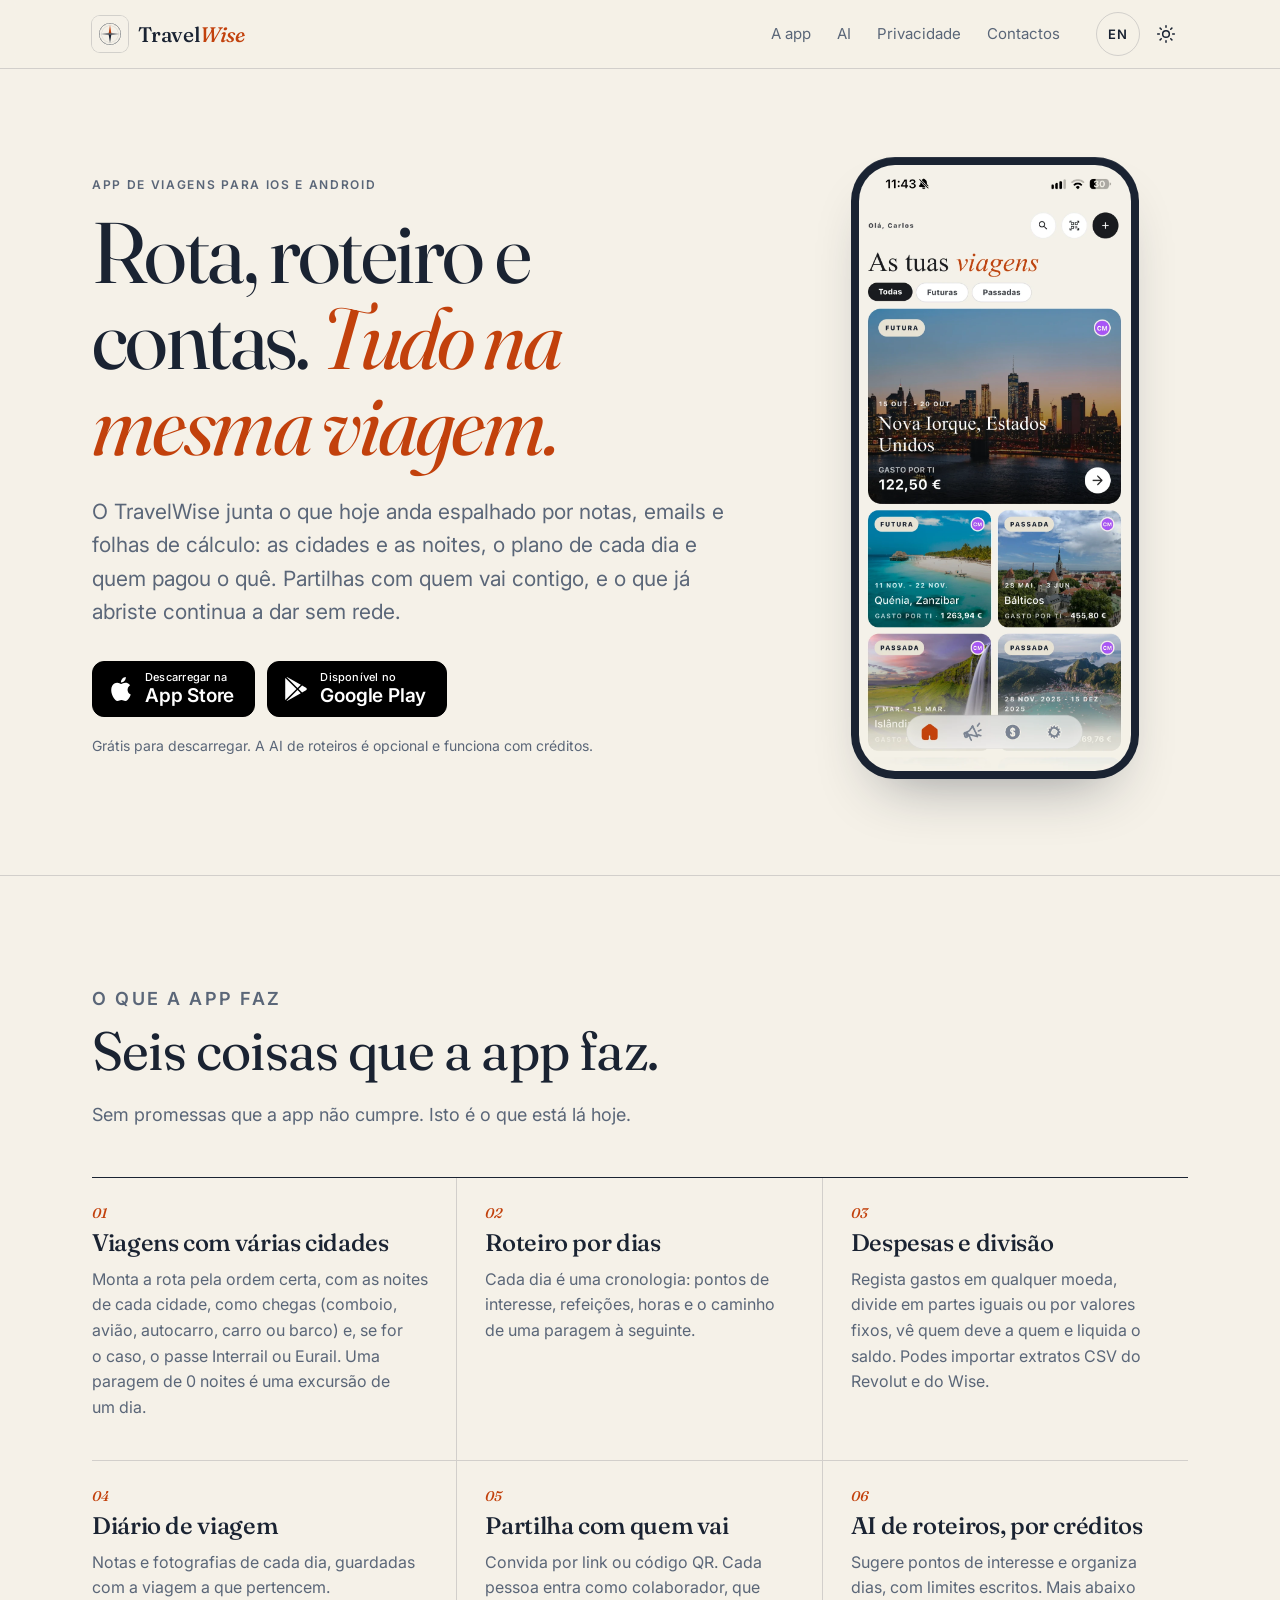
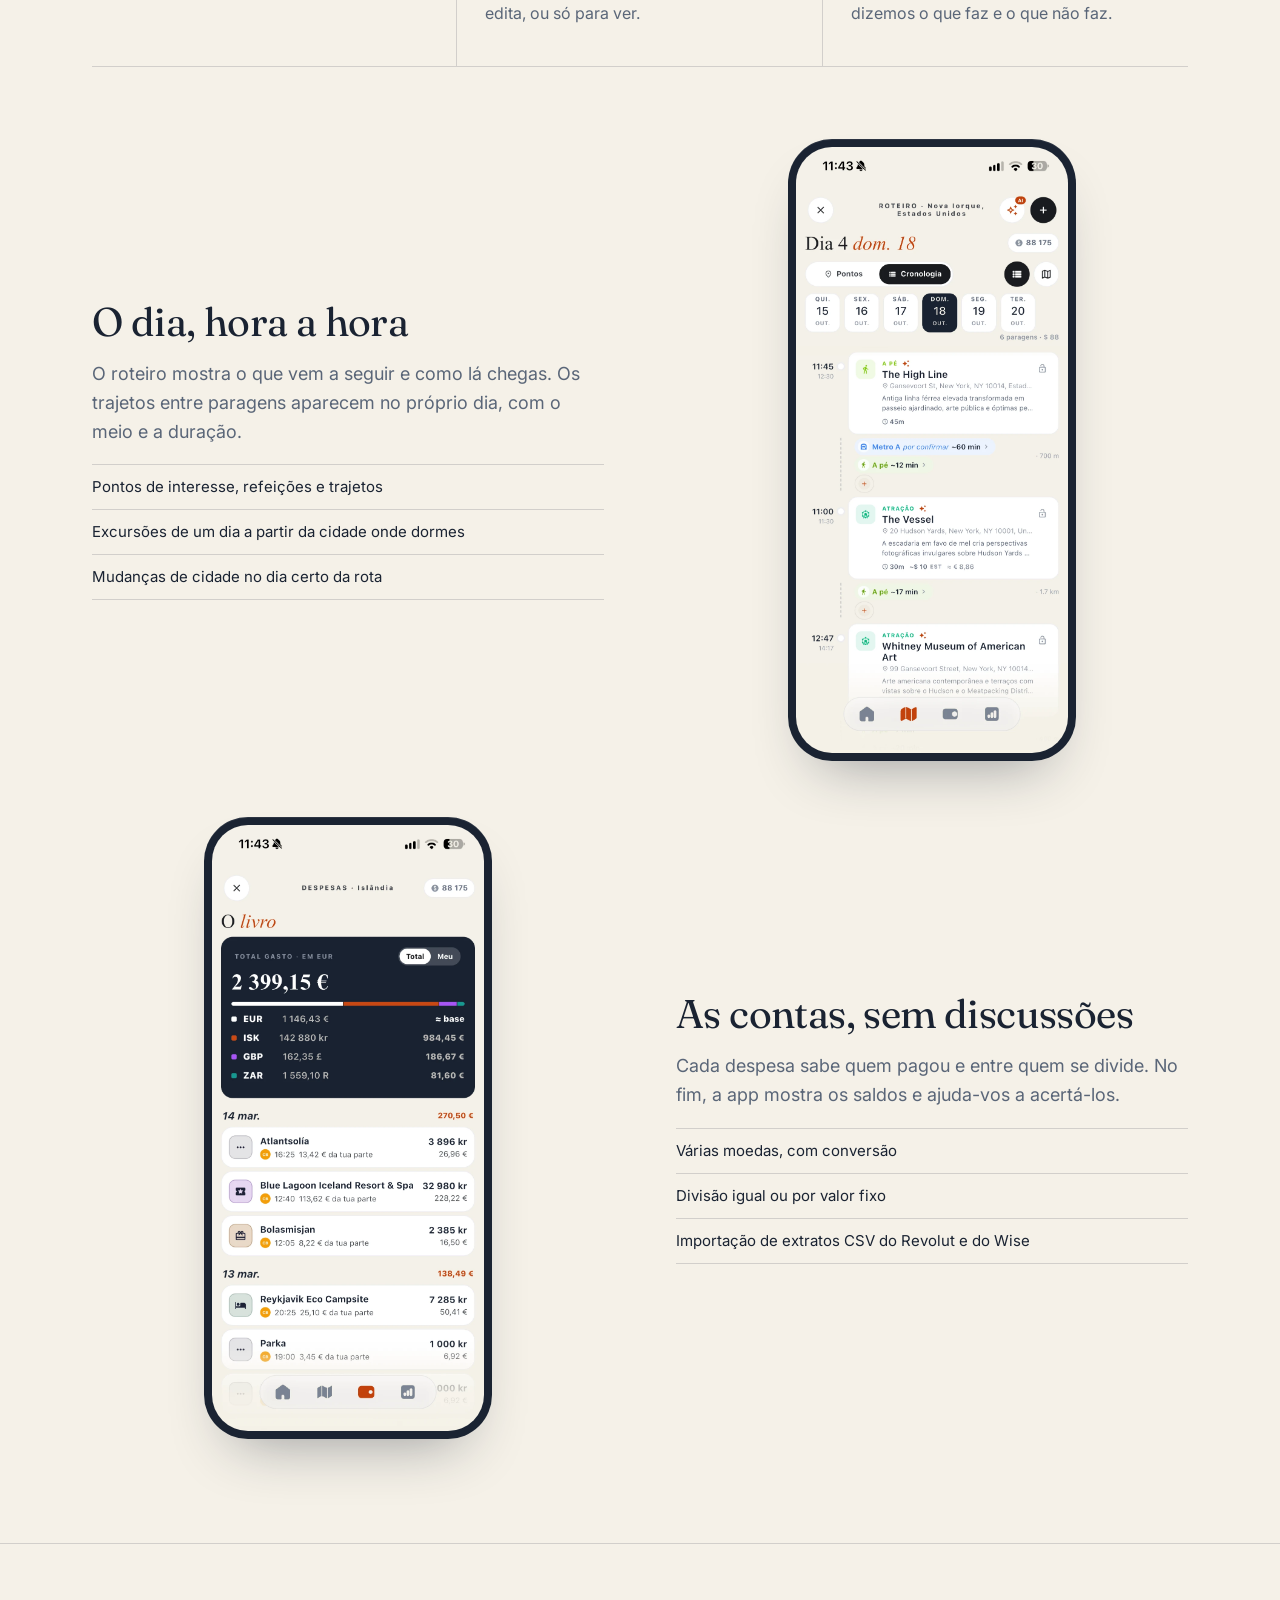
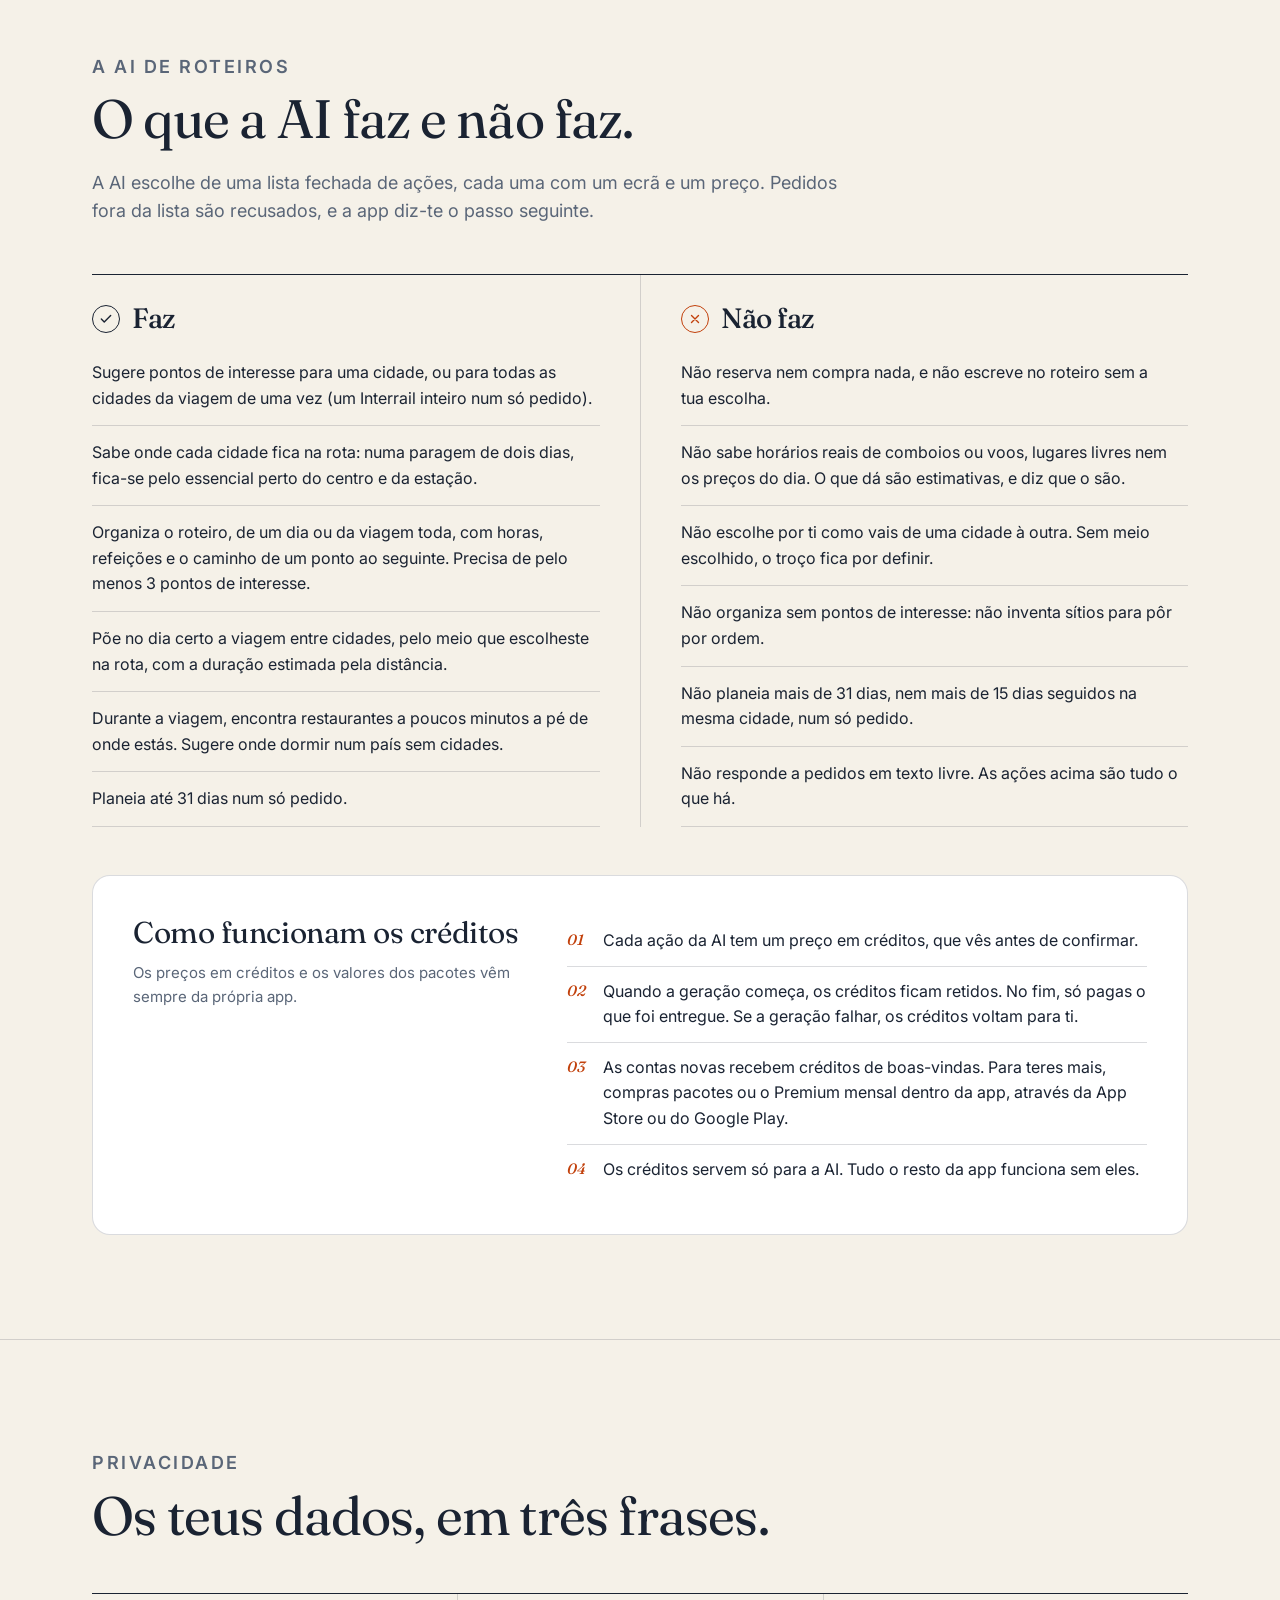
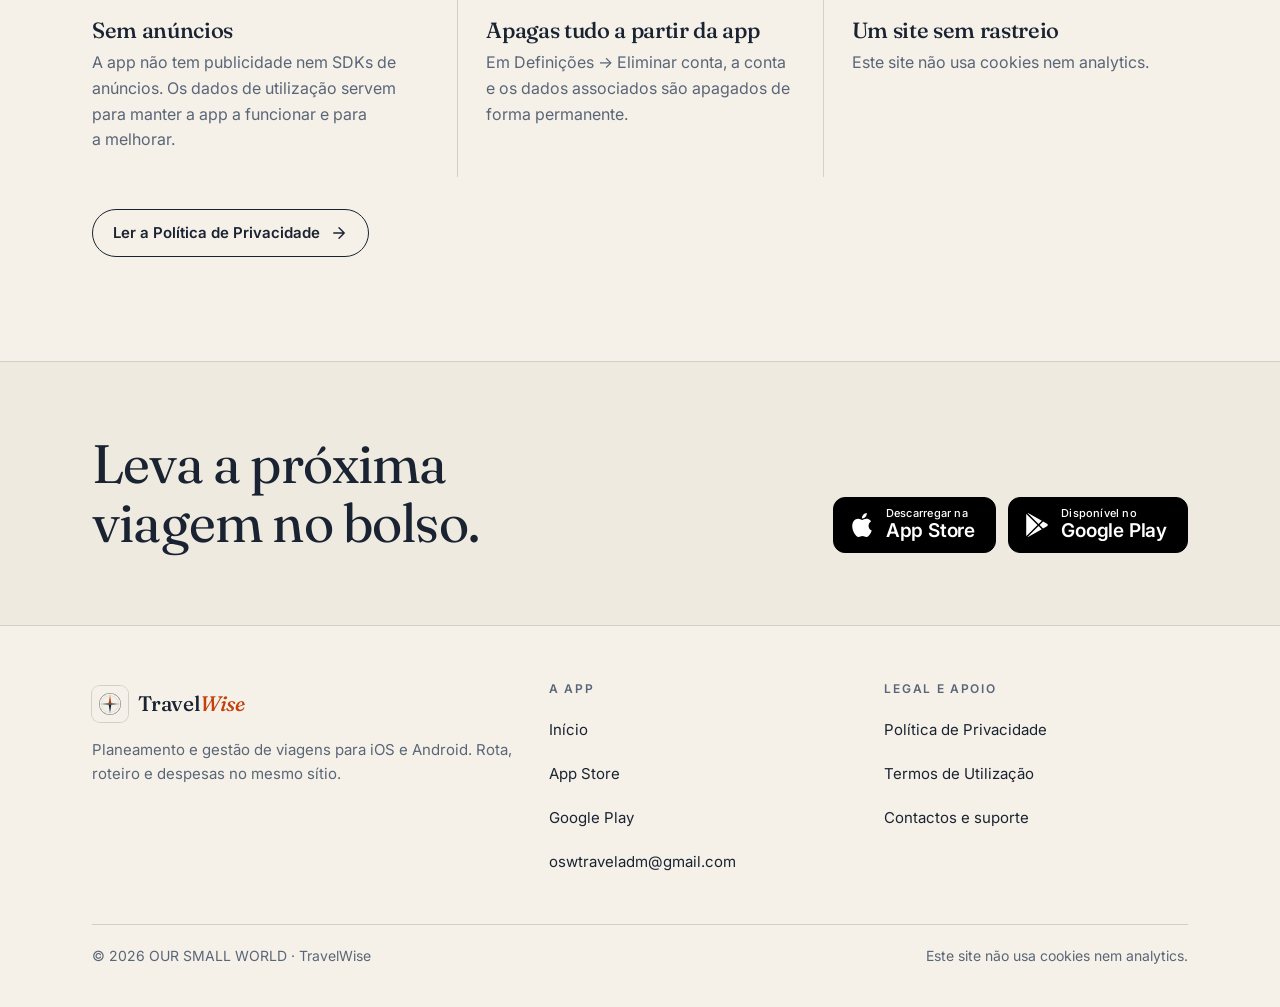
<file: index.html>
<!DOCTYPE html>
<html lang="pt-PT">
<head>
<meta charset="utf-8">
<meta name="viewport" content="width=device-width, initial-scale=1, viewport-fit=cover">
<title>TravelWise · Rota, roteiro e despesas numa só viagem</title>
<meta name="description" content="App de viagens para iOS e Android: viagens com várias cidades, roteiro por dias, despesas divididas, diário e partilha. AI de roteiros opcional, com créditos.">
<link rel="canonical" href="https://www.travelwise.pt/">
<link rel="alternate" hreflang="pt-PT" href="https://www.travelwise.pt/">
<link rel="alternate" hreflang="en" href="https://www.travelwise.pt/en/">
<link rel="alternate" hreflang="x-default" href="https://www.travelwise.pt/">
<meta name="theme-color" content="#F5F1E8" media="(prefers-color-scheme: light)">
<meta name="theme-color" content="#0F1620" media="(prefers-color-scheme: dark)">
<meta property="og:type" content="website">
<meta property="og:site_name" content="TravelWise">
<meta property="og:title" content="TravelWise · Rota, roteiro e despesas numa só viagem">
<meta property="og:description" content="App de viagens para iOS e Android: viagens com várias cidades, roteiro por dias, despesas divididas, diário e partilha.">
<meta property="og:url" content="https://www.travelwise.pt/">
<meta property="og:locale" content="pt_PT">
<meta name="apple-itunes-app" content="app-id=6770280880">
<link rel="icon" type="image/png" href="favicon.png">
<link rel="apple-touch-icon" href="assets/img/apple-touch-icon.png">
<link rel="preconnect" href="https://fonts.googleapis.com">
<link rel="preconnect" href="https://fonts.gstatic.com" crossorigin>
<link rel="stylesheet" href="https://fonts.googleapis.com/css2?family=Fraunces:ital,opsz,wght@0,9..144,300..600;1,9..144,300..600&family=Inter:wght@400;500;600&display=swap">
<link rel="stylesheet" href="assets/css/site.css">
<script>try{var t=localStorage.getItem("tw-theme");if(t)document.documentElement.setAttribute("data-theme",t)}catch(e){}</script>
<script src="assets/js/site.js" defer></script>
</head>
<body>
<a class="skip" href="#main">Saltar para o conteúdo</a>
<header class="site-header">
<div class="wrap">
<a class="brand" href="./"><img src="assets/img/logo-96.png" width="36" height="36" alt=""><span>Travel<i>Wise</i></span></a>
<nav class="nav" aria-label="Principal">
<ul class="nav-links" id="nav-links"><li><a href="#funcionalidades">A app</a></li><li><a href="#ai">AI</a></li><li><a href="privacy.html">Privacidade</a></li><li><a href="mailto:oswtraveladm@gmail.com">Contactos</a></li></ul>
</nav>
<div class="tools">
<a class="lang" href="en/" hreflang="en" lang="en" aria-label="English version">EN</a>
<button class="icon-btn theme-btn" type="button" aria-label="Mudar tema claro/escuro"><svg class="sun" viewBox="0 0 24 24" fill="none" stroke="currentColor" stroke-width="1.8" stroke-linecap="round" aria-hidden="true"><circle cx="12" cy="12" r="4"/><path d="M12 2v2M12 20v2M4.93 4.93l1.41 1.41M17.66 17.66l1.41 1.41M2 12h2M20 12h2M6.34 17.66l-1.41 1.41M19.07 4.93l-1.41 1.41"/></svg><svg class="moon" viewBox="0 0 24 24" fill="none" stroke="currentColor" stroke-width="1.8" stroke-linecap="round" stroke-linejoin="round" aria-hidden="true"><path d="M12 3a6 6 0 0 0 9 9 9 9 0 1 1-9-9Z"/></svg></button>
<button class="icon-btn menu-btn" type="button" aria-expanded="false" aria-controls="nav-links" aria-label="Menu"><svg viewBox="0 0 24 24" fill="none" stroke="currentColor" stroke-width="1.8" stroke-linecap="round" aria-hidden="true"><path d="M4 7h16M4 12h16M4 17h16"/></svg></button>
</div>
</div>
</header>
<main id="main">
<section class="hero"><div class="wrap"><div><p class="eyebrow">App de viagens para iOS e Android</p><h1>Rota, roteiro e contas. <em>Tudo na mesma viagem.</em></h1><p class="lede">O TravelWise junta o que hoje anda espalhado por notas, emails e folhas de cálculo: as cidades e as noites, o plano de cada dia e quem pagou o quê. Partilhas com quem vai contigo, e o que já abriste continua a dar sem rede.</p><div class="stores"><a class="store" href="https://apps.apple.com/app/id6770280880" rel="noopener"><svg viewBox="0 0 24 24" aria-hidden="true"><path d="M12.152 6.896c-.948 0-2.415-1.078-3.96-1.04-2.04.027-3.91 1.183-4.961 3.014-2.117 3.675-.546 9.103 1.519 12.09 1.013 1.454 2.208 3.09 3.792 3.039 1.52-.065 2.09-.987 3.935-.987 1.831 0 2.35.987 3.96.948 1.637-.026 2.676-1.48 3.676-2.948 1.156-1.688 1.636-3.325 1.662-3.415-.039-.013-3.182-1.221-3.22-4.857-.026-3.04 2.48-4.494 2.597-4.559-1.429-2.09-3.623-2.324-4.39-2.376-2-.156-3.675 1.09-4.61 1.09zM15.53 3.83c.843-1.012 1.4-2.427 1.245-3.83-1.207.052-2.662.805-3.532 1.818-.78.896-1.454 2.338-1.273 3.714 1.338.104 2.715-.688 3.559-1.701"/></svg><span><small>Descarregar na</small><strong>App Store</strong></span></a><a class="store" href="https://play.google.com/store/apps/details?id=com.osw.travelwise" rel="noopener"><svg viewBox="0 0 24 24" aria-hidden="true"><path d="M22.018 13.298l-3.919 2.218-3.515-3.493 3.543-3.521 3.891 2.202a1.49 1.49 0 0 1 0 2.594zM1.337.924a1.486 1.486 0 0 0-.112.568v21.017c0 .217.045.419.124.6l11.155-11.087L1.337.924zm12.207 10.065l3.258-3.238L3.45.195a1.466 1.466 0 0 0-.946-.179l11.04 10.973zm0 2.067l-11 10.933c.298.036.612-.016.906-.183l13.324-7.54-3.23-3.21z"/></svg><span><small>Disponível no</small><strong>Google Play</strong></span></a></div><p class="note">Grátis para descarregar. A AI de roteiros é opcional e funciona com créditos.</p></div><figure class="show-figure">
<div class="phone"><img class="shot-light" src="assets/screens/trips-pt-light.webp" width="923" height="1992" alt="Ecrã da lista de viagens do TravelWise"><img class="shot-dark" src="assets/screens/trips-pt-dark.webp" width="923" height="1992" alt="Ecrã da lista de viagens do TravelWise"></div>
<figcaption>Ecrã da lista de viagens do TravelWise</figcaption>
</figure></div></section>
<section class="section" id="funcionalidades" aria-labelledby="f-h"><div class="wrap"><div class="section-head"><p class="eyebrow">O que a app faz</p><h2 id="f-h">Seis coisas que a app faz.</h2><p>Sem promessas que a app não cumpre. Isto é o que está lá hoje.</p></div><ol class="features"><li class="feature"><span class="num">01</span><h3>Viagens com várias cidades</h3><p>Monta a rota pela ordem certa, com as noites de cada cidade, como chegas (comboio, avião, autocarro, carro ou barco) e, se for o caso, o passe Interrail ou Eurail. Uma paragem de 0 noites é uma excursão de um dia.</p></li><li class="feature"><span class="num">02</span><h3>Roteiro por dias</h3><p>Cada dia é uma cronologia: pontos de interesse, refeições, horas e o caminho de uma paragem à seguinte.</p></li><li class="feature"><span class="num">03</span><h3>Despesas e divisão</h3><p>Regista gastos em qualquer moeda, divide em partes iguais ou por valores fixos, vê quem deve a quem e liquida o saldo. Podes importar extratos CSV do Revolut e do Wise.</p></li><li class="feature"><span class="num">04</span><h3>Diário de viagem</h3><p>Notas e fotografias de cada dia, guardadas com a viagem a que pertencem.</p></li><li class="feature"><span class="num">05</span><h3>Partilha com quem vai</h3><p>Convida por link ou código QR. Cada pessoa entra como colaborador, que edita, ou só para ver.</p></li><li class="feature"><span class="num">06</span><h3>AI de roteiros, por créditos</h3><p>Sugere pontos de interesse e organiza dias, com limites escritos. Mais abaixo dizemos o que faz e o que não faz.</p></li></ol><div class="showcase"><div class="show"><div class="show-text"><h3>O dia, hora a hora</h3><p>O roteiro mostra o que vem a seguir e como lá chegas. Os trajetos entre paragens aparecem no próprio dia, com o meio e a duração.</p><ul><li>Pontos de interesse, refeições e trajetos</li><li>Excursões de um dia a partir da cidade onde dormes</li><li>Mudanças de cidade no dia certo da rota</li></ul></div><figure class="show-figure">
<div class="phone"><img class="shot-light" src="assets/screens/plan-pt-light.webp" width="923" height="1992" alt="Ecrã do roteiro de um dia em Nova Iorque, com horários e trajetos entre paragens" loading="lazy"><img class="shot-dark" src="assets/screens/plan-pt-dark.webp" width="923" height="1992" alt="Ecrã do roteiro de um dia em Nova Iorque, com horários e trajetos entre paragens" loading="lazy"></div>
<figcaption>Ecrã do roteiro de um dia em Nova Iorque, com horários e trajetos entre paragens</figcaption>
</figure></div><div class="show"><div class="show-text"><h3>As contas, sem discussões</h3><p>Cada despesa sabe quem pagou e entre quem se divide. No fim, a app mostra os saldos e ajuda-vos a acertá-los.</p><ul><li>Várias moedas, com conversão</li><li>Divisão igual ou por valor fixo</li><li>Importação de extratos CSV do Revolut e do Wise</li></ul></div><figure class="show-figure">
<div class="phone"><img class="shot-light" src="assets/screens/expenses-pt-light.webp" width="923" height="1992" alt="Ecrã de despesas com total gasto por moeda e lista de despesas" loading="lazy"><img class="shot-dark" src="assets/screens/expenses-pt-dark.webp" width="923" height="1992" alt="Ecrã de despesas com total gasto por moeda e lista de despesas" loading="lazy"></div>
<figcaption>Ecrã de despesas com total gasto por moeda e lista de despesas</figcaption>
</figure></div></div></div></section>
<section class="section" id="ai" aria-labelledby="ai-h"><div class="wrap"><div class="section-head"><p class="eyebrow">A AI de roteiros</p><h2 id="ai-h">O que a AI faz e não faz.</h2><p>A AI escolhe de uma lista fechada de ações, cada uma com um ecrã e um preço. Pedidos fora da lista são recusados, e a app diz-te o passo seguinte.</p></div><div class="ai-cols"><div class="ai-col"><h3><span class="mark"><svg viewBox="0 0 24 24" fill="none" stroke="currentColor" stroke-width="2.4" stroke-linecap="round" stroke-linejoin="round" aria-hidden="true"><path d="M20 6 9 17l-5-5"/></svg></span>Faz</h3><ul><li>Sugere pontos de interesse para uma cidade, ou para todas as cidades da viagem de uma vez (um Interrail inteiro num só pedido).</li><li>Sabe onde cada cidade fica na rota: numa paragem de dois dias, fica-se pelo essencial perto do centro e da estação.</li><li>Organiza o roteiro, de um dia ou da viagem toda, com horas, refeições e o caminho de um ponto ao seguinte. Precisa de pelo menos 3 pontos de interesse.</li><li>Põe no dia certo a viagem entre cidades, pelo meio que escolheste na rota, com a duração estimada pela distância.</li><li>Durante a viagem, encontra restaurantes a poucos minutos a pé de onde estás. Sugere onde dormir num país sem cidades.</li><li>Planeia até 31 dias num só pedido.</li></ul></div><div class="ai-col no"><h3><span class="mark"><svg viewBox="0 0 24 24" fill="none" stroke="currentColor" stroke-width="2.4" stroke-linecap="round" aria-hidden="true"><path d="M18 6 6 18M6 6l12 12"/></svg></span>Não faz</h3><ul><li>Não reserva nem compra nada, e não escreve no roteiro sem a tua escolha.</li><li>Não sabe horários reais de comboios ou voos, lugares livres nem os preços do dia. O que dá são estimativas, e diz que o são.</li><li>Não escolhe por ti como vais de uma cidade à outra. Sem meio escolhido, o troço fica por definir.</li><li>Não organiza sem pontos de interesse: não inventa sítios para pôr por ordem.</li><li>Não planeia mais de 31 dias, nem mais de 15 dias seguidos na mesma cidade, num só pedido.</li><li>Não responde a pedidos em texto livre. As ações acima são tudo o que há.</li></ul></div></div><div class="credits"><div><h3>Como funcionam os créditos</h3><p style="color:var(--ink-soft);margin:12px 0 0;font-size:15px">Os preços em créditos e os valores dos pacotes vêm sempre da própria app.</p></div><ol><li><span>Cada ação da AI tem um preço em créditos, que vês antes de confirmar.</span></li><li><span>Quando a geração começa, os créditos ficam retidos. No fim, só pagas o que foi entregue. Se a geração falhar, os créditos voltam para ti.</span></li><li><span>As contas novas recebem créditos de boas-vindas. Para teres mais, compras pacotes ou o Premium mensal dentro da app, através da App Store ou do Google Play.</span></li><li><span>Os créditos servem só para a AI. Tudo o resto da app funciona sem eles.</span></li></ol></div></div></section>
<section class="section" aria-labelledby="p-h"><div class="wrap"><div class="section-head"><p class="eyebrow">Privacidade</p><h2 id="p-h">Os teus dados, em três frases.</h2></div><ul class="commit"><li><h3>Sem anúncios</h3><p>A app não tem publicidade nem SDKs de anúncios. Os dados de utilização servem para manter a app a funcionar e para a melhorar.</p></li><li><h3>Apagas tudo a partir da app</h3><p>Em Definições → Eliminar conta, a conta e os dados associados são apagados de forma permanente.</p></li><li><h3>Um site sem rastreio</h3><p>Este site não usa cookies nem analytics.</p></li></ul><div class="commit-cta"><a class="btn" href="privacy.html">Ler a Política de Privacidade<svg viewBox="0 0 24 24" fill="none" stroke="currentColor" stroke-width="1.8" stroke-linecap="round" stroke-linejoin="round" aria-hidden="true"><path d="M5 12h14M12 5l7 7-7 7"/></svg></a></div></div></section>
<section class="closing" aria-labelledby="c-h"><div class="wrap"><h2 id="c-h">Leva a próxima viagem no bolso.</h2><div class="stores"><a class="store" href="https://apps.apple.com/app/id6770280880" rel="noopener"><svg viewBox="0 0 24 24" aria-hidden="true"><path d="M12.152 6.896c-.948 0-2.415-1.078-3.96-1.04-2.04.027-3.91 1.183-4.961 3.014-2.117 3.675-.546 9.103 1.519 12.09 1.013 1.454 2.208 3.09 3.792 3.039 1.52-.065 2.09-.987 3.935-.987 1.831 0 2.35.987 3.96.948 1.637-.026 2.676-1.48 3.676-2.948 1.156-1.688 1.636-3.325 1.662-3.415-.039-.013-3.182-1.221-3.22-4.857-.026-3.04 2.48-4.494 2.597-4.559-1.429-2.09-3.623-2.324-4.39-2.376-2-.156-3.675 1.09-4.61 1.09zM15.53 3.83c.843-1.012 1.4-2.427 1.245-3.83-1.207.052-2.662.805-3.532 1.818-.78.896-1.454 2.338-1.273 3.714 1.338.104 2.715-.688 3.559-1.701"/></svg><span><small>Descarregar na</small><strong>App Store</strong></span></a><a class="store" href="https://play.google.com/store/apps/details?id=com.osw.travelwise" rel="noopener"><svg viewBox="0 0 24 24" aria-hidden="true"><path d="M22.018 13.298l-3.919 2.218-3.515-3.493 3.543-3.521 3.891 2.202a1.49 1.49 0 0 1 0 2.594zM1.337.924a1.486 1.486 0 0 0-.112.568v21.017c0 .217.045.419.124.6l11.155-11.087L1.337.924zm12.207 10.065l3.258-3.238L3.45.195a1.466 1.466 0 0 0-.946-.179l11.04 10.973zm0 2.067l-11 10.933c.298.036.612-.016.906-.183l13.324-7.54-3.23-3.21z"/></svg><span><small>Disponível no</small><strong>Google Play</strong></span></a></div></div></section>
</main>
<footer class="site-footer">
<div class="wrap">
<div class="grid">
<div>
<a class="brand" href="./"><img src="assets/img/logo-96.png" width="36" height="36" alt="" loading="lazy"><span>Travel<i>Wise</i></span></a>
<p class="blurb">Planeamento e gestão de viagens para iOS e Android. Rota, roteiro e despesas no mesmo sítio.</p>
</div>
<div>
<h2>A app</h2>
<ul>
<li><a href="./">Início</a></li>
<li><a href="https://apps.apple.com/app/id6770280880" rel="noopener">App Store</a></li>
<li><a href="https://play.google.com/store/apps/details?id=com.osw.travelwise" rel="noopener">Google Play</a></li>
<li><a href="mailto:oswtraveladm@gmail.com">oswtraveladm@gmail.com</a></li>
</ul>
</div>
<div>
<h2>Legal e apoio</h2>
<ul>
<li><a href="privacy.html">Política de Privacidade</a></li>
<li><a href="termsOfUse.html">Termos de Utilização</a></li>
<li><a href="mailto:oswtraveladm@gmail.com">Contactos e suporte</a></li>
</ul>
</div>
</div>
<div class="base"><span>© 2026 OUR SMALL WORLD · TravelWise</span><span>Este site não usa cookies nem analytics.</span></div>
</div>
</footer>
</body>
</html>
</file>
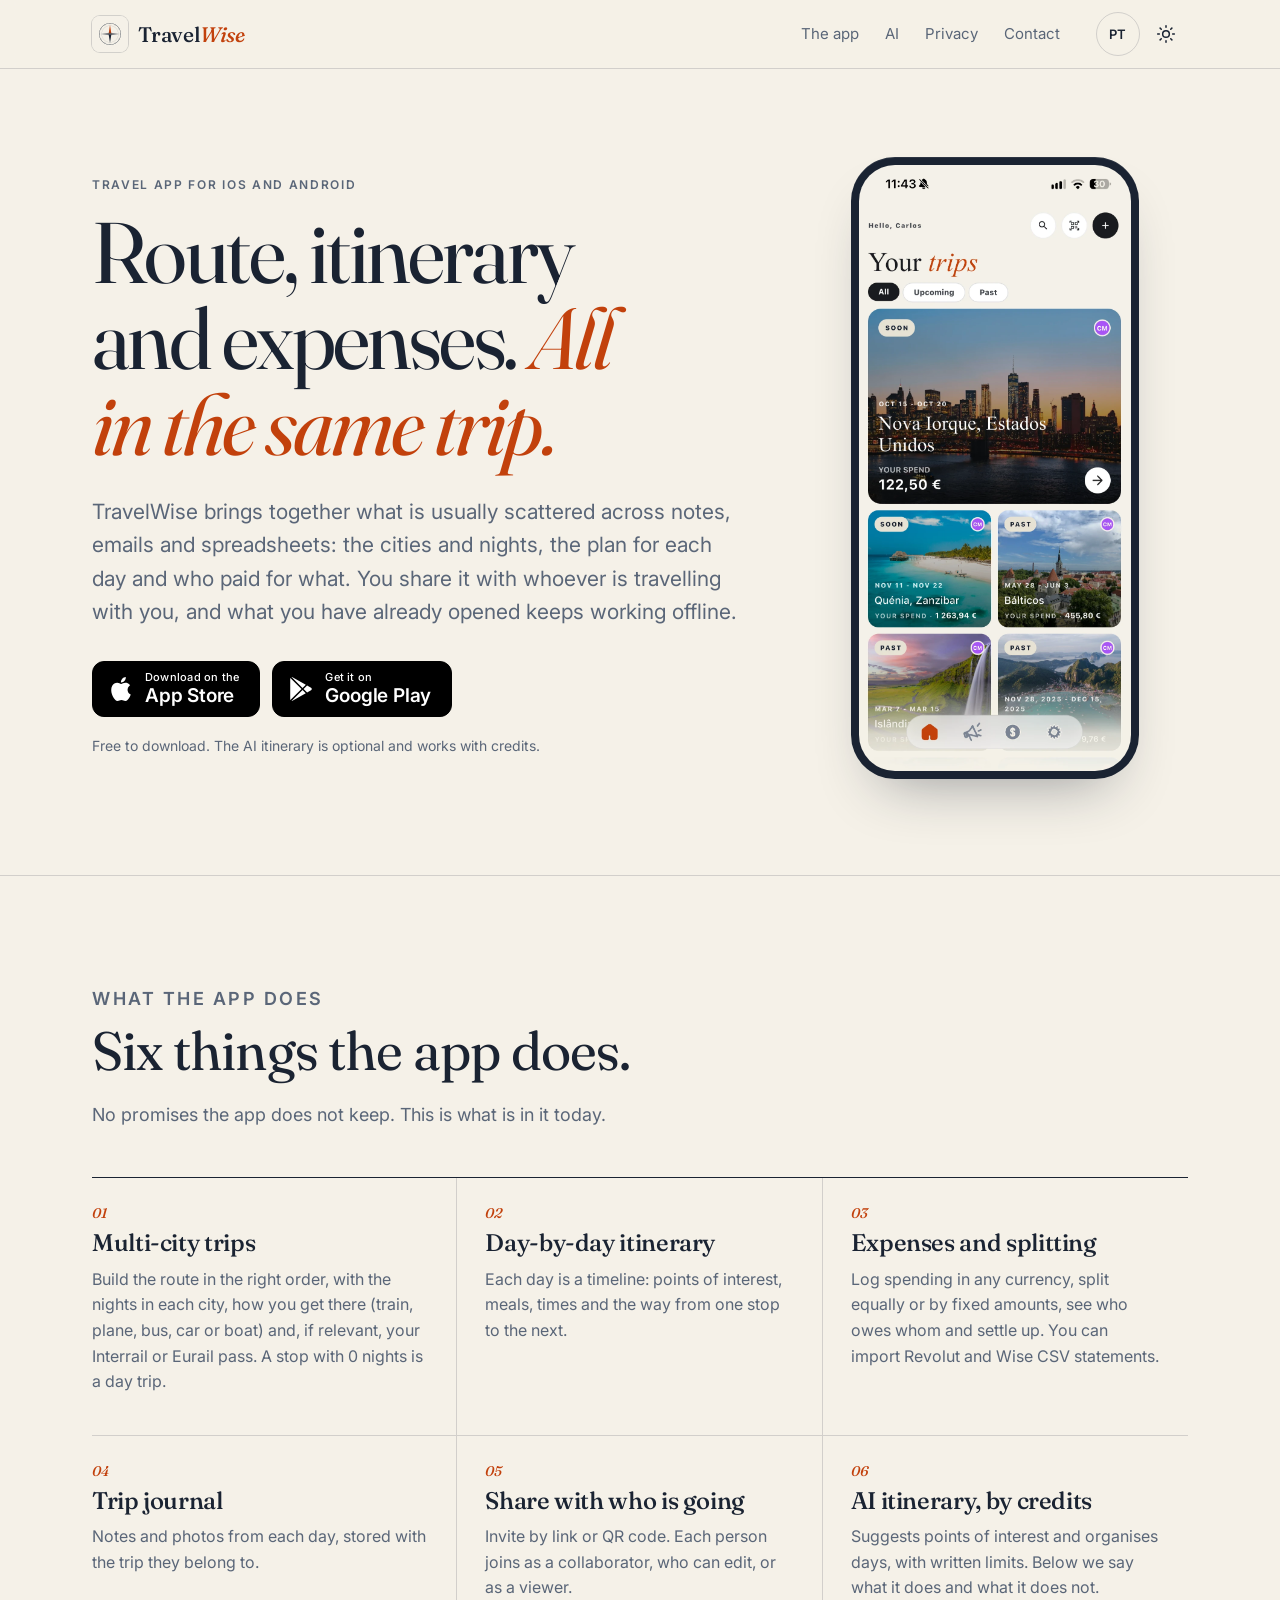
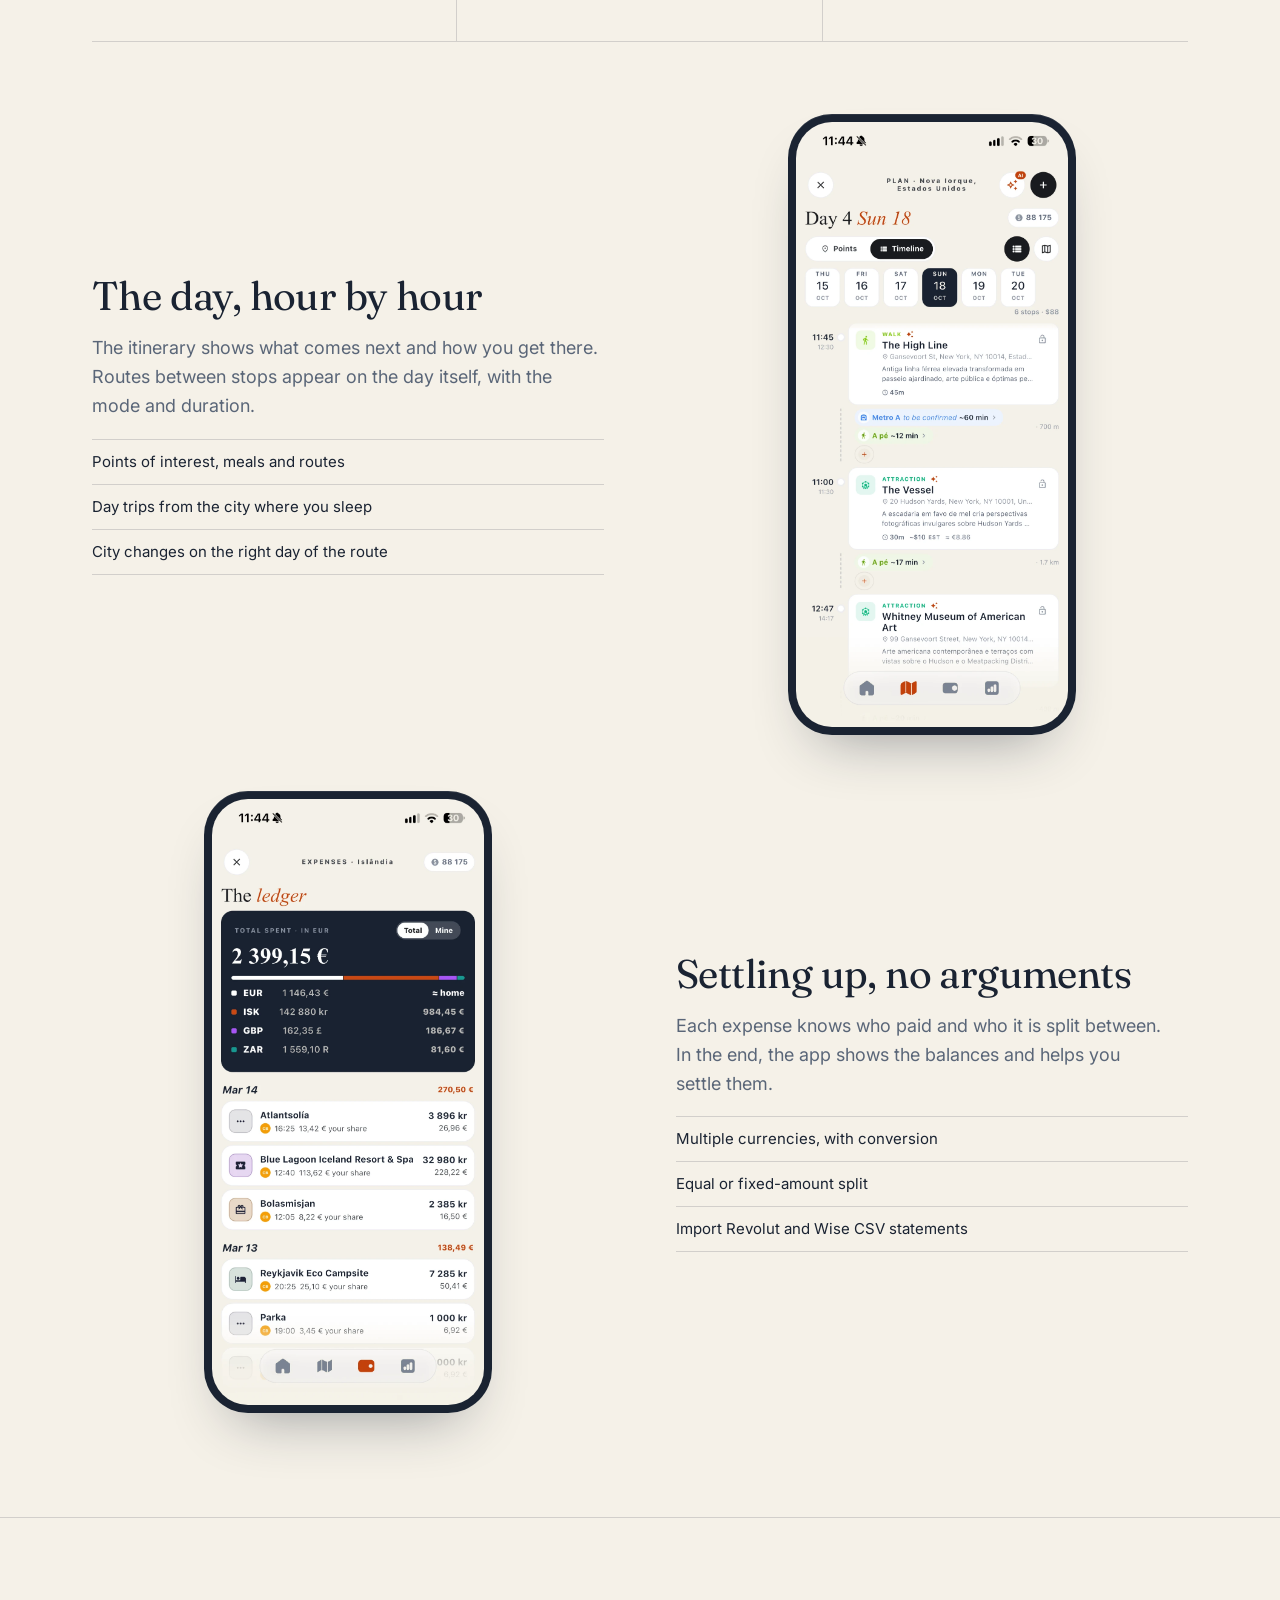
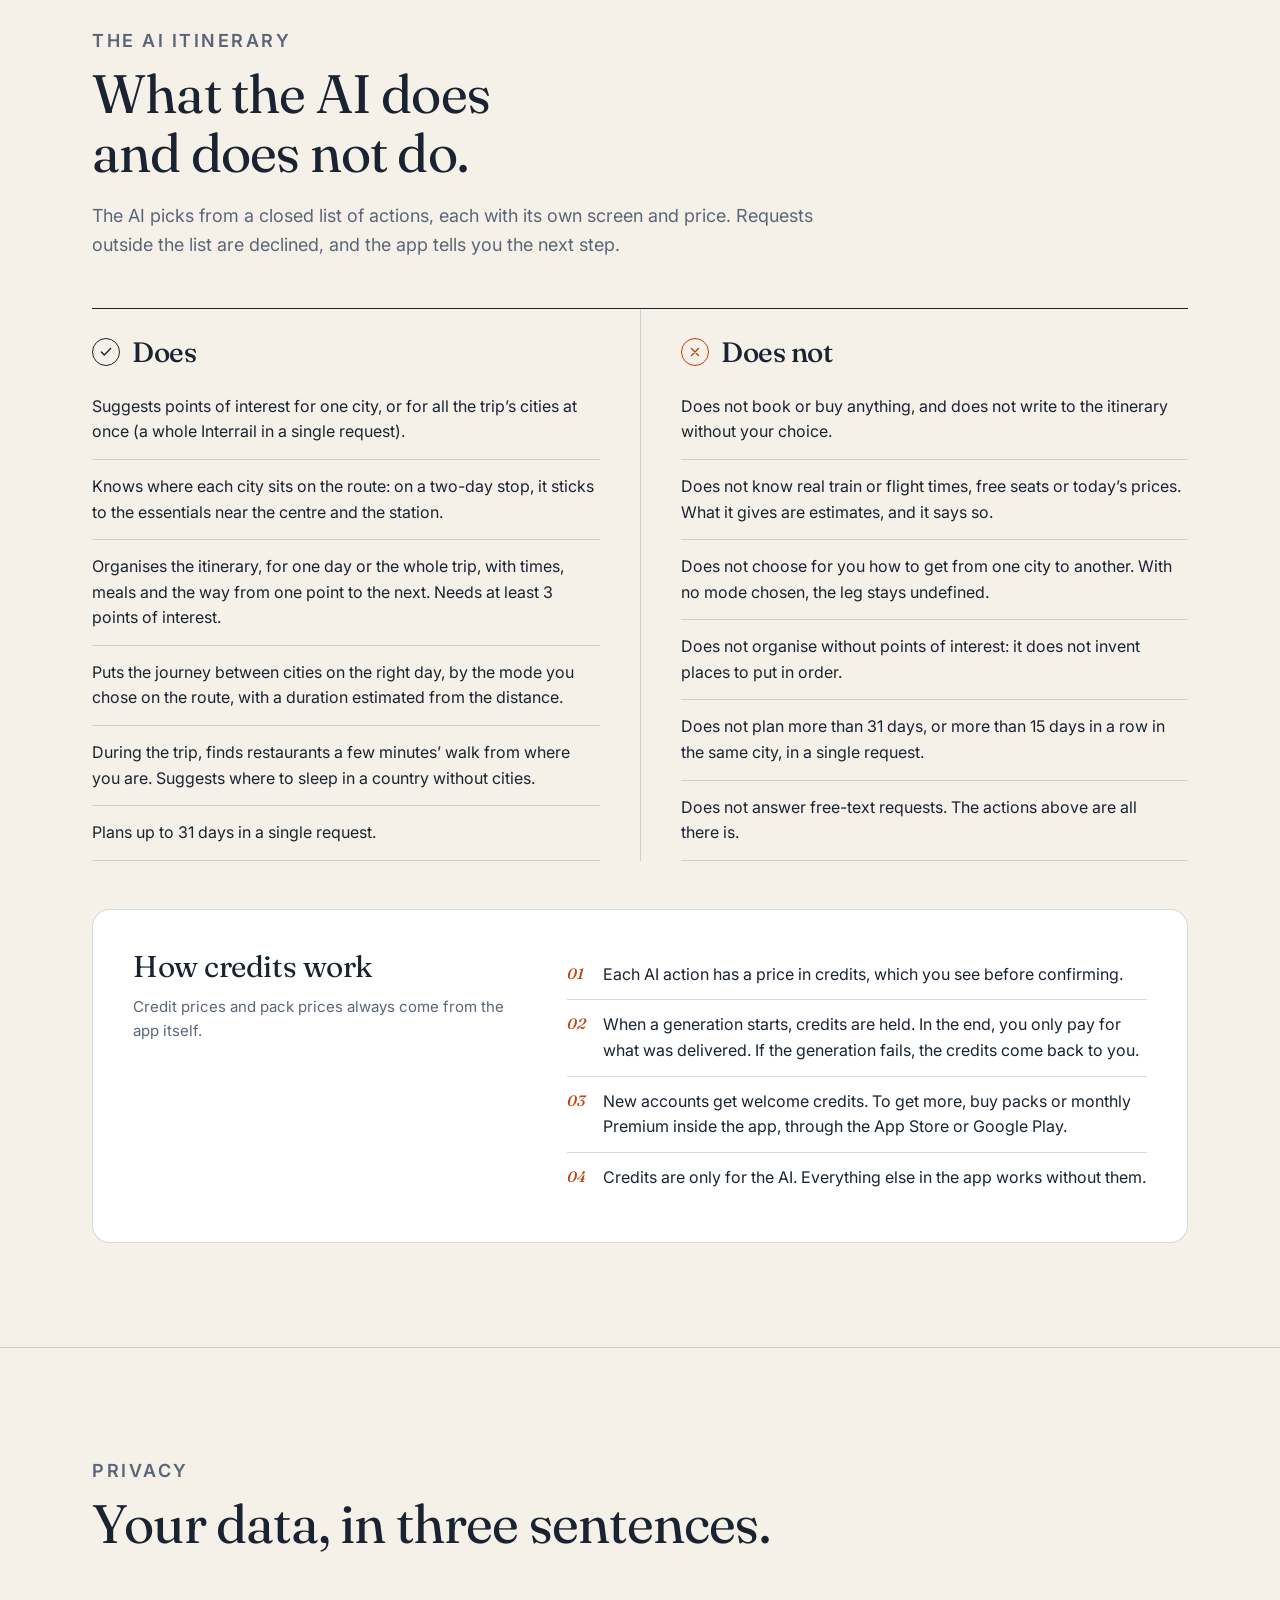
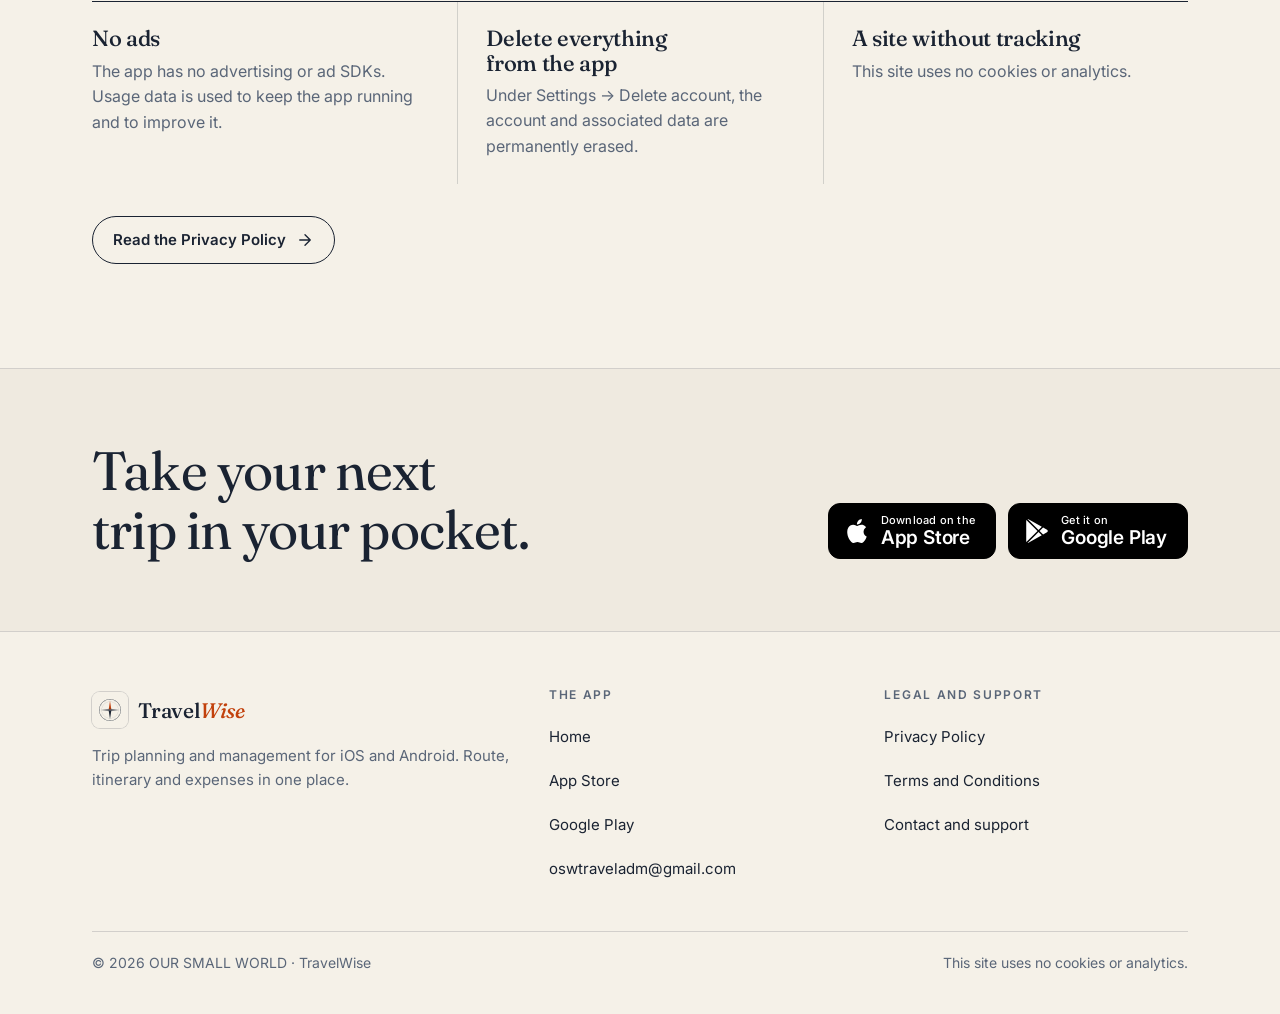
<file: en/index.html>
<!DOCTYPE html>
<html lang="en">
<head>
<meta charset="utf-8">
<meta name="viewport" content="width=device-width, initial-scale=1, viewport-fit=cover">
<title>TravelWise · Route, itinerary and expenses in one trip</title>
<meta name="description" content="Travel app for iOS and Android: multi-city trips, day-by-day itinerary, split expenses, journal and sharing. Optional AI itineraries, with credits.">
<link rel="canonical" href="https://www.travelwise.pt/en/">
<link rel="alternate" hreflang="en" href="https://www.travelwise.pt/">
<link rel="alternate" hreflang="en" href="https://www.travelwise.pt/en/">
<link rel="alternate" hreflang="x-default" href="https://www.travelwise.pt/">
<meta name="theme-color" content="#F5F1E8" media="(prefers-color-scheme: light)">
<meta name="theme-color" content="#0F1620" media="(prefers-color-scheme: dark)">
<meta property="og:type" content="website">
<meta property="og:site_name" content="TravelWise">
<meta property="og:title" content="TravelWise · Route, itinerary and expenses in one trip">
<meta property="og:description" content="Travel app for iOS and Android: multi-city trips, day-by-day itinerary, split expenses, journal and sharing.">
<meta property="og:url" content="https://www.travelwise.pt/en/">
<meta property="og:locale" content="en_GB">
<meta name="apple-itunes-app" content="app-id=6770280880">
<link rel="icon" type="image/png" href="../favicon.png">
<link rel="apple-touch-icon" href="../assets/img/apple-touch-icon.png">
<link rel="preconnect" href="https://fonts.googleapis.com">
<link rel="preconnect" href="https://fonts.gstatic.com" crossorigin>
<link rel="stylesheet" href="https://fonts.googleapis.com/css2?family=Fraunces:ital,opsz,wght@0,9..144,300..600;1,9..144,300..600&family=Inter:wght@400;500;600&display=swap">
<link rel="stylesheet" href="../assets/css/site.css">
<script>try{var t=localStorage.getItem("tw-theme");if(t)document.documentElement.setAttribute("data-theme",t)}catch(e){}</script>
<script src="../assets/js/site.js" defer></script>
</head>
<body>
<a class="skip" href="#main">Skip to content</a>
<header class="site-header">
<div class="wrap">
<a class="brand" href="./"><img src="../assets/img/logo-96.png" width="36" height="36" alt=""><span>Travel<i>Wise</i></span></a>
<nav class="nav" aria-label="Main">
<ul class="nav-links" id="nav-links"><li><a href="#funcionalidades">The app</a></li><li><a href="#ai">AI</a></li><li><a href="privacy.html">Privacy</a></li><li><a href="mailto:oswtraveladm@gmail.com">Contact</a></li></ul>
</nav>
<div class="tools">
<a class="lang" href="../" hreflang="pt-PT" lang="pt-PT" aria-label="Versão em português">PT</a>
<button class="icon-btn theme-btn" type="button" aria-label="Toggle light/dark theme"><svg class="sun" viewBox="0 0 24 24" fill="none" stroke="currentColor" stroke-width="1.8" stroke-linecap="round" aria-hidden="true"><circle cx="12" cy="12" r="4"/><path d="M12 2v2M12 20v2M4.93 4.93l1.41 1.41M17.66 17.66l1.41 1.41M2 12h2M20 12h2M6.34 17.66l-1.41 1.41M19.07 4.93l-1.41 1.41"/></svg><svg class="moon" viewBox="0 0 24 24" fill="none" stroke="currentColor" stroke-width="1.8" stroke-linecap="round" stroke-linejoin="round" aria-hidden="true"><path d="M12 3a6 6 0 0 0 9 9 9 9 0 1 1-9-9Z"/></svg></button>
<button class="icon-btn menu-btn" type="button" aria-expanded="false" aria-controls="nav-links" aria-label="Menu"><svg viewBox="0 0 24 24" fill="none" stroke="currentColor" stroke-width="1.8" stroke-linecap="round" aria-hidden="true"><path d="M4 7h16M4 12h16M4 17h16"/></svg></button>
</div>
</div>
</header>
<main id="main">
<section class="hero"><div class="wrap"><div><p class="eyebrow">Travel app for iOS and Android</p><h1>Route, itinerary and expenses. <em>All in the same trip.</em></h1><p class="lede">TravelWise brings together what is usually scattered across notes, emails and spreadsheets: the cities and nights, the plan for each day and who paid for what. You share it with whoever is travelling with you, and what you have already opened keeps working offline.</p><div class="stores"><a class="store" href="https://apps.apple.com/app/id6770280880" rel="noopener"><svg viewBox="0 0 24 24" aria-hidden="true"><path d="M12.152 6.896c-.948 0-2.415-1.078-3.96-1.04-2.04.027-3.91 1.183-4.961 3.014-2.117 3.675-.546 9.103 1.519 12.09 1.013 1.454 2.208 3.09 3.792 3.039 1.52-.065 2.09-.987 3.935-.987 1.831 0 2.35.987 3.96.948 1.637-.026 2.676-1.48 3.676-2.948 1.156-1.688 1.636-3.325 1.662-3.415-.039-.013-3.182-1.221-3.22-4.857-.026-3.04 2.48-4.494 2.597-4.559-1.429-2.09-3.623-2.324-4.39-2.376-2-.156-3.675 1.09-4.61 1.09zM15.53 3.83c.843-1.012 1.4-2.427 1.245-3.83-1.207.052-2.662.805-3.532 1.818-.78.896-1.454 2.338-1.273 3.714 1.338.104 2.715-.688 3.559-1.701"/></svg><span><small>Download on the</small><strong>App Store</strong></span></a><a class="store" href="https://play.google.com/store/apps/details?id=com.osw.travelwise" rel="noopener"><svg viewBox="0 0 24 24" aria-hidden="true"><path d="M22.018 13.298l-3.919 2.218-3.515-3.493 3.543-3.521 3.891 2.202a1.49 1.49 0 0 1 0 2.594zM1.337.924a1.486 1.486 0 0 0-.112.568v21.017c0 .217.045.419.124.6l11.155-11.087L1.337.924zm12.207 10.065l3.258-3.238L3.45.195a1.466 1.466 0 0 0-.946-.179l11.04 10.973zm0 2.067l-11 10.933c.298.036.612-.016.906-.183l13.324-7.54-3.23-3.21z"/></svg><span><small>Get it on</small><strong>Google Play</strong></span></a></div><p class="note">Free to download. The AI itinerary is optional and works with credits.</p></div><figure class="show-figure">
<div class="phone"><img class="shot-light" src="../assets/screens/trips-en-light.webp" width="923" height="1992" alt="TravelWise trip list screen"><img class="shot-dark" src="../assets/screens/trips-en-dark.webp" width="923" height="1992" alt="TravelWise trip list screen"></div>
<figcaption>TravelWise trip list screen</figcaption>
</figure></div></section>
<section class="section" id="funcionalidades" aria-labelledby="f-h"><div class="wrap"><div class="section-head"><p class="eyebrow">What the app does</p><h2 id="f-h">Six things the app does.</h2><p>No promises the app does not keep. This is what is in it today.</p></div><ol class="features"><li class="feature"><span class="num">01</span><h3>Multi-city trips</h3><p>Build the route in the right order, with the nights in each city, how you get there (train, plane, bus, car or boat) and, if relevant, your Interrail or Eurail pass. A stop with 0 nights is a day trip.</p></li><li class="feature"><span class="num">02</span><h3>Day-by-day itinerary</h3><p>Each day is a timeline: points of interest, meals, times and the way from one stop to the next.</p></li><li class="feature"><span class="num">03</span><h3>Expenses and splitting</h3><p>Log spending in any currency, split equally or by fixed amounts, see who owes whom and settle up. You can import Revolut and Wise CSV statements.</p></li><li class="feature"><span class="num">04</span><h3>Trip journal</h3><p>Notes and photos from each day, stored with the trip they belong to.</p></li><li class="feature"><span class="num">05</span><h3>Share with who is going</h3><p>Invite by link or QR code. Each person joins as a collaborator, who can edit, or as a viewer.</p></li><li class="feature"><span class="num">06</span><h3>AI itinerary, by credits</h3><p>Suggests points of interest and organises days, with written limits. Below we say what it does and what it does not.</p></li></ol><div class="showcase"><div class="show"><div class="show-text"><h3>The day, hour by hour</h3><p>The itinerary shows what comes next and how you get there. Routes between stops appear on the day itself, with the mode and duration.</p><ul><li>Points of interest, meals and routes</li><li>Day trips from the city where you sleep</li><li>City changes on the right day of the route</li></ul></div><figure class="show-figure">
<div class="phone"><img class="shot-light" src="../assets/screens/plan-en-light.webp" width="923" height="1992" alt="Day itinerary screen in New York, with times and routes between stops" loading="lazy"><img class="shot-dark" src="../assets/screens/plan-en-dark.webp" width="923" height="1992" alt="Day itinerary screen in New York, with times and routes between stops" loading="lazy"></div>
<figcaption>Day itinerary screen in New York, with times and routes between stops</figcaption>
</figure></div><div class="show"><div class="show-text"><h3>Settling up, no arguments</h3><p>Each expense knows who paid and who it is split between. In the end, the app shows the balances and helps you settle them.</p><ul><li>Multiple currencies, with conversion</li><li>Equal or fixed-amount split</li><li>Import Revolut and Wise CSV statements</li></ul></div><figure class="show-figure">
<div class="phone"><img class="shot-light" src="../assets/screens/expenses-en-light.webp" width="923" height="1992" alt="Expenses screen with total spent by currency and expense list" loading="lazy"><img class="shot-dark" src="../assets/screens/expenses-en-dark.webp" width="923" height="1992" alt="Expenses screen with total spent by currency and expense list" loading="lazy"></div>
<figcaption>Expenses screen with total spent by currency and expense list</figcaption>
</figure></div></div></div></section>
<section class="section" id="ai" aria-labelledby="ai-h"><div class="wrap"><div class="section-head"><p class="eyebrow">The AI itinerary</p><h2 id="ai-h">What the AI does and does not do.</h2><p>The AI picks from a closed list of actions, each with its own screen and price. Requests outside the list are declined, and the app tells you the next step.</p></div><div class="ai-cols"><div class="ai-col"><h3><span class="mark"><svg viewBox="0 0 24 24" fill="none" stroke="currentColor" stroke-width="2.4" stroke-linecap="round" stroke-linejoin="round" aria-hidden="true"><path d="M20 6 9 17l-5-5"/></svg></span>Does</h3><ul><li>Suggests points of interest for one city, or for all the trip’s cities at once (a whole Interrail in a single request).</li><li>Knows where each city sits on the route: on a two-day stop, it sticks to the essentials near the centre and the station.</li><li>Organises the itinerary, for one day or the whole trip, with times, meals and the way from one point to the next. Needs at least 3 points of interest.</li><li>Puts the journey between cities on the right day, by the mode you chose on the route, with a duration estimated from the distance.</li><li>During the trip, finds restaurants a few minutes’ walk from where you are. Suggests where to sleep in a country without cities.</li><li>Plans up to 31 days in a single request.</li></ul></div><div class="ai-col no"><h3><span class="mark"><svg viewBox="0 0 24 24" fill="none" stroke="currentColor" stroke-width="2.4" stroke-linecap="round" aria-hidden="true"><path d="M18 6 6 18M6 6l12 12"/></svg></span>Does not</h3><ul><li>Does not book or buy anything, and does not write to the itinerary without your choice.</li><li>Does not know real train or flight times, free seats or today’s prices. What it gives are estimates, and it says so.</li><li>Does not choose for you how to get from one city to another. With no mode chosen, the leg stays undefined.</li><li>Does not organise without points of interest: it does not invent places to put in order.</li><li>Does not plan more than 31 days, or more than 15 days in a row in the same city, in a single request.</li><li>Does not answer free-text requests. The actions above are all there is.</li></ul></div></div><div class="credits"><div><h3>How credits work</h3><p style="color:var(--ink-soft);margin:12px 0 0;font-size:15px">Credit prices and pack prices always come from the app itself.</p></div><ol><li><span>Each AI action has a price in credits, which you see before confirming.</span></li><li><span>When a generation starts, credits are held. In the end, you only pay for what was delivered. If the generation fails, the credits come back to you.</span></li><li><span>New accounts get welcome credits. To get more, buy packs or monthly Premium inside the app, through the App Store or Google Play.</span></li><li><span>Credits are only for the AI. Everything else in the app works without them.</span></li></ol></div></div></section>
<section class="section" aria-labelledby="p-h"><div class="wrap"><div class="section-head"><p class="eyebrow">Privacy</p><h2 id="p-h">Your data, in three sentences.</h2></div><ul class="commit"><li><h3>No ads</h3><p>The app has no advertising or ad SDKs. Usage data is used to keep the app running and to improve it.</p></li><li><h3>Delete everything from the app</h3><p>Under Settings → Delete account, the account and associated data are permanently erased.</p></li><li><h3>A site without tracking</h3><p>This site uses no cookies or analytics.</p></li></ul><div class="commit-cta"><a class="btn" href="privacy.html">Read the Privacy Policy<svg viewBox="0 0 24 24" fill="none" stroke="currentColor" stroke-width="1.8" stroke-linecap="round" stroke-linejoin="round" aria-hidden="true"><path d="M5 12h14M12 5l7 7-7 7"/></svg></a></div></div></section>
<section class="closing" aria-labelledby="c-h"><div class="wrap"><h2 id="c-h">Take your next trip in your pocket.</h2><div class="stores"><a class="store" href="https://apps.apple.com/app/id6770280880" rel="noopener"><svg viewBox="0 0 24 24" aria-hidden="true"><path d="M12.152 6.896c-.948 0-2.415-1.078-3.96-1.04-2.04.027-3.91 1.183-4.961 3.014-2.117 3.675-.546 9.103 1.519 12.09 1.013 1.454 2.208 3.09 3.792 3.039 1.52-.065 2.09-.987 3.935-.987 1.831 0 2.35.987 3.96.948 1.637-.026 2.676-1.48 3.676-2.948 1.156-1.688 1.636-3.325 1.662-3.415-.039-.013-3.182-1.221-3.22-4.857-.026-3.04 2.48-4.494 2.597-4.559-1.429-2.09-3.623-2.324-4.39-2.376-2-.156-3.675 1.09-4.61 1.09zM15.53 3.83c.843-1.012 1.4-2.427 1.245-3.83-1.207.052-2.662.805-3.532 1.818-.78.896-1.454 2.338-1.273 3.714 1.338.104 2.715-.688 3.559-1.701"/></svg><span><small>Download on the</small><strong>App Store</strong></span></a><a class="store" href="https://play.google.com/store/apps/details?id=com.osw.travelwise" rel="noopener"><svg viewBox="0 0 24 24" aria-hidden="true"><path d="M22.018 13.298l-3.919 2.218-3.515-3.493 3.543-3.521 3.891 2.202a1.49 1.49 0 0 1 0 2.594zM1.337.924a1.486 1.486 0 0 0-.112.568v21.017c0 .217.045.419.124.6l11.155-11.087L1.337.924zm12.207 10.065l3.258-3.238L3.45.195a1.466 1.466 0 0 0-.946-.179l11.04 10.973zm0 2.067l-11 10.933c.298.036.612-.016.906-.183l13.324-7.54-3.23-3.21z"/></svg><span><small>Get it on</small><strong>Google Play</strong></span></a></div></div></section>
</main>
<footer class="site-footer">
<div class="wrap">
<div class="grid">
<div>
<a class="brand" href="./"><img src="../assets/img/logo-96.png" width="36" height="36" alt="" loading="lazy"><span>Travel<i>Wise</i></span></a>
<p class="blurb">Trip planning and management for iOS and Android. Route, itinerary and expenses in one place.</p>
</div>
<div>
<h2>The app</h2>
<ul>
<li><a href="./">Home</a></li>
<li><a href="https://apps.apple.com/app/id6770280880" rel="noopener">App Store</a></li>
<li><a href="https://play.google.com/store/apps/details?id=com.osw.travelwise" rel="noopener">Google Play</a></li>
<li><a href="mailto:oswtraveladm@gmail.com">oswtraveladm@gmail.com</a></li>
</ul>
</div>
<div>
<h2>Legal and support</h2>
<ul>
<li><a href="privacy.html">Privacy Policy</a></li>
<li><a href="termsOfUse.html">Terms and Conditions</a></li>
<li><a href="mailto:oswtraveladm@gmail.com">Contact and support</a></li>
</ul>
</div>
</div>
<div class="base"><span>© 2026 OUR SMALL WORLD · TravelWise</span><span>This site uses no cookies or analytics.</span></div>
</div>
</footer>
</body>
</html>
</file>
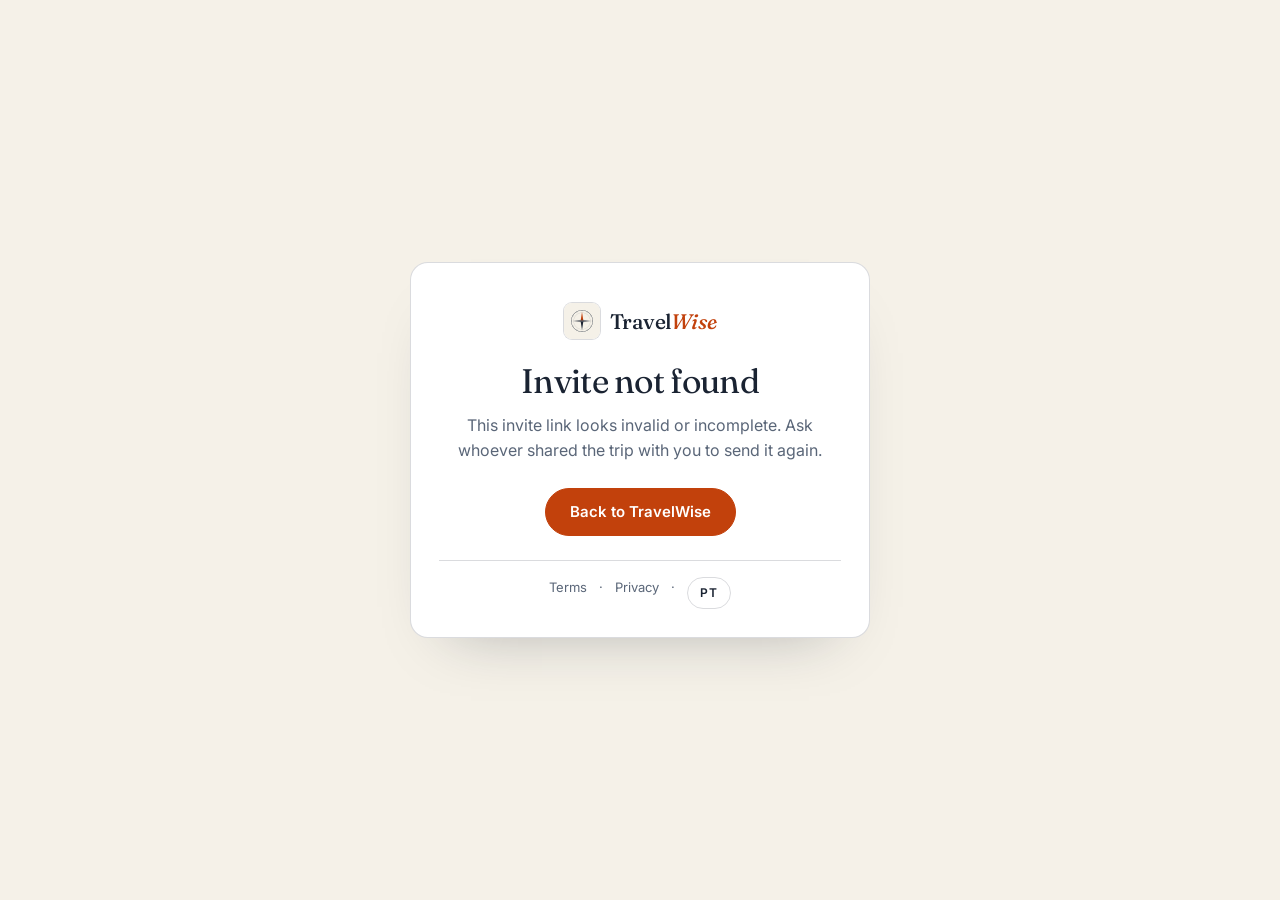
<file: i/index.html>
<!DOCTYPE html>
<html lang="en">
<head>
<title>Join my trip on TravelWise</title>
<meta name="description" content="You're invited to collaborate on a TravelWise trip. Open the link to accept.">
<meta name="apple-itunes-app" content="app-id=6770280880">
<meta property="og:type" content="website">
<meta property="og:site_name" content="TravelWise">
<meta property="og:title" content="Join my trip on TravelWise">
<meta property="og:description" content="You're invited to collaborate on a TravelWise trip. Open the link to accept.">
<meta property="og:image" content="https://www.travelwise.pt/i/og-invite.png">
<meta property="og:image:width" content="1200">
<meta property="og:image:height" content="630">
<meta name="twitter:card" content="summary_large_image">
<meta name="twitter:title" content="Join my trip on TravelWise">
<meta name="twitter:description" content="You're invited to collaborate on a TravelWise trip. Open the link to accept.">
<meta name="twitter:image" content="https://www.travelwise.pt/i/og-invite.png">
<meta charset="UTF-8">
<meta name="viewport" content="width=device-width, initial-scale=1, viewport-fit=cover">
<meta name="robots" content="noindex,nofollow">
<meta name="theme-color" content="#F5F1E8" media="(prefers-color-scheme: light)">
<meta name="theme-color" content="#0F1620" media="(prefers-color-scheme: dark)">
<link rel="icon" type="image/png" href="/favicon.png">
<link rel="preconnect" href="https://fonts.googleapis.com">
<link rel="preconnect" href="https://fonts.gstatic.com" crossorigin>
<link rel="stylesheet" href="https://fonts.googleapis.com/css2?family=Fraunces:ital,opsz,wght@0,9..144,300..600;1,9..144,300..600&family=Inter:wght@400;500;600&display=swap">
<link rel="stylesheet" href="/assets/css/site.css">
<script src="/assets/js/i18n.js"></script>
<script>try{var t=localStorage.getItem("tw-theme");if(t)document.documentElement.setAttribute("data-theme",t)}catch(e){}</script>
<meta property="og:url" content="https://www.travelwise.pt/i/">
</head>
<body class="center-page">
  <main class="auth-card" id="invite-card" hidden>
    <a class="brand" href="/"><img src="/assets/img/logo-96.png" width="36" height="36" alt=""><span>Travel<i>Wise</i></span></a>
    <h1 data-pt="Foste convidado para uma viagem no TravelWise">You're invited to a trip on TravelWise</h1>
    <p data-pt="Abre a app para aceitar o convite, ou instala o TravelWise para começar.">Open the app to accept your invite, or install TravelWise to get started.</p>
    <div class="code-row"><span class="code-label" data-pt="Código do convite">Invite code</span><code class="code-pill" id="code-pill">·</code></div>
    <a id="open-app" class="btn btn-block" href="#" data-pt="Abrir no TravelWise">Open in TravelWise</a>
    <div class="stores" id="stores">
      <a id="app-store" class="store" href="https://apps.apple.com/app/id6770280880" aria-label="Download on the App Store"><svg viewBox="0 0 24 24" aria-hidden="true"><path d="M12.152 6.896c-.948 0-2.415-1.078-3.96-1.04-2.04.027-3.91 1.183-4.961 3.014-2.117 3.675-.546 9.103 1.519 12.09 1.013 1.454 2.208 3.09 3.792 3.039 1.52-.065 2.09-.987 3.935-.987 1.831 0 2.35.987 3.96.948 1.637-.026 2.676-1.48 3.676-2.948 1.156-1.688 1.636-3.325 1.662-3.415-.039-.013-3.182-1.221-3.22-4.857-.026-3.04 2.48-4.494 2.597-4.559-1.429-2.09-3.623-2.324-4.39-2.376-2-.156-3.675 1.09-4.61 1.09zM15.53 3.83c.843-1.012 1.4-2.427 1.245-3.83-1.207.052-2.662.805-3.532 1.818-.78.896-1.454 2.338-1.273 3.714 1.338.104 2.715-.688 3.559-1.701"/></svg><span><small data-pt="Descarregar na">Download on the</small><strong>App Store</strong></span></a>
      <a id="play-store" class="store" href="https://play.google.com/store/apps/details?id=com.osw.travelwise" aria-label="Get it on Google Play"><svg viewBox="0 0 24 24" aria-hidden="true"><path d="M22.018 13.298l-3.919 2.218-3.515-3.493 3.543-3.521 3.891 2.202a1.49 1.49 0 0 1 0 2.594zM1.337.924a1.486 1.486 0 0 0-.112.568v21.017c0 .217.045.419.124.6l11.155-11.087L1.337.924zm12.207 10.065l3.258-3.238L3.45.195a1.466 1.466 0 0 0-.946-.179l11.04 10.973zm0 2.067l-11 10.933c.298.036.612-.016.906-.183l13.324-7.54-3.23-3.21z"/></svg><span><small data-pt="Disponível no">Get it on</small><strong>Google Play</strong></span></a>
    </div>
    <footer class="foot"><a href="/" data-pt="O que é o TravelWise?">What is TravelWise?</a><span aria-hidden="true">·</span><a href="/termsOfUse.html" data-pt="Termos">Terms</a><span aria-hidden="true">·</span><a href="/privacy.html" data-pt="Privacidade">Privacy</a><span aria-hidden="true">·</span><button class="lang" type="button" data-lang-toggle aria-label="Versão em português">PT</button></footer>
  </main>

  <main class="auth-card" id="not-found" hidden>
    <a class="brand" href="/"><img src="/assets/img/logo-96.png" width="36" height="36" alt=""><span>Travel<i>Wise</i></span></a>
    <h1 data-pt="Convite não encontrado">Invite not found</h1>
    <p data-pt="Este link de convite parece inválido ou incompleto. Pede a quem partilhou a viagem para o enviar de novo.">This invite link looks invalid or incomplete. Ask whoever shared the trip with you to send it again.</p>
    <a class="btn" href="/" data-pt="Voltar ao TravelWise">Back to TravelWise</a>
    <footer class="foot"><a href="/termsOfUse.html" data-pt="Termos">Terms</a><span aria-hidden="true">·</span><a href="/privacy.html" data-pt="Privacidade">Privacy</a><span aria-hidden="true">·</span><button class="lang" type="button" data-lang-toggle aria-label="Versão em português">PT</button></footer>
  </main>

  <script src="/i/script.js"></script>
</body>
</html>
</file>
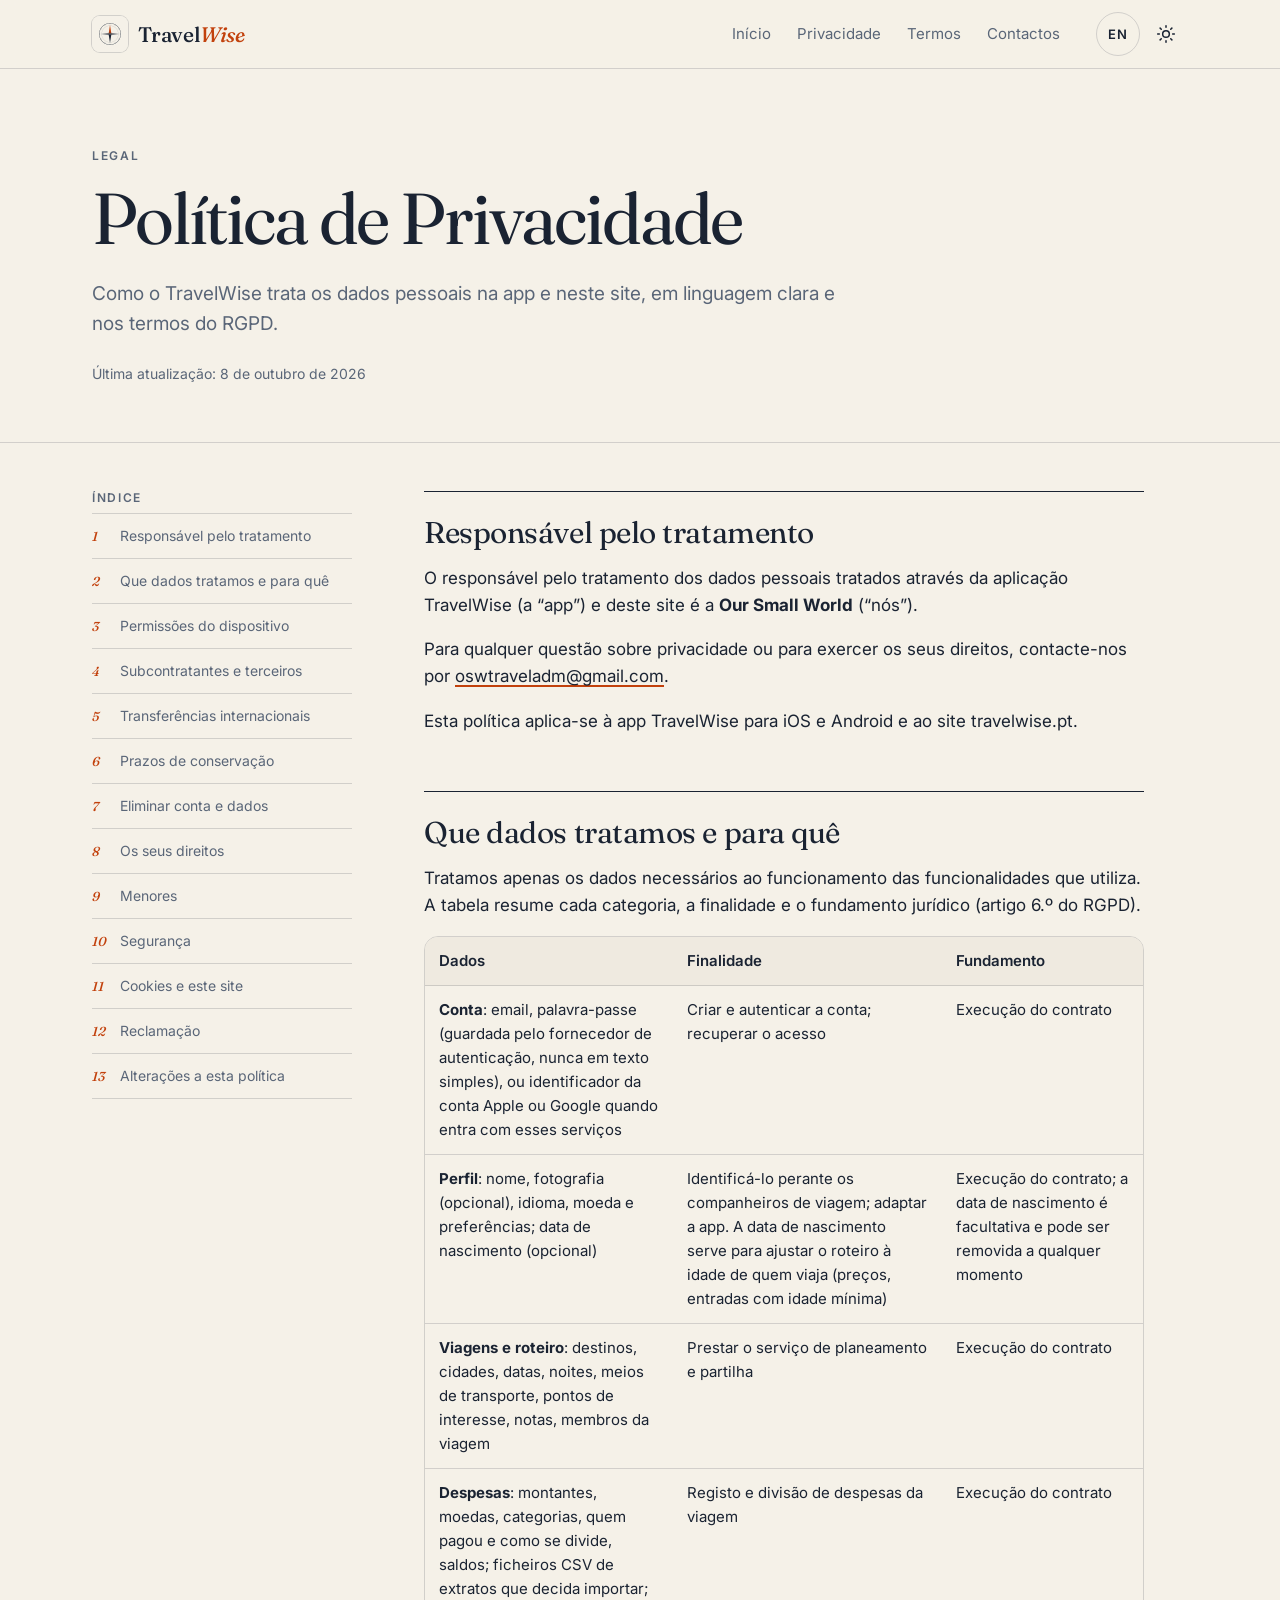
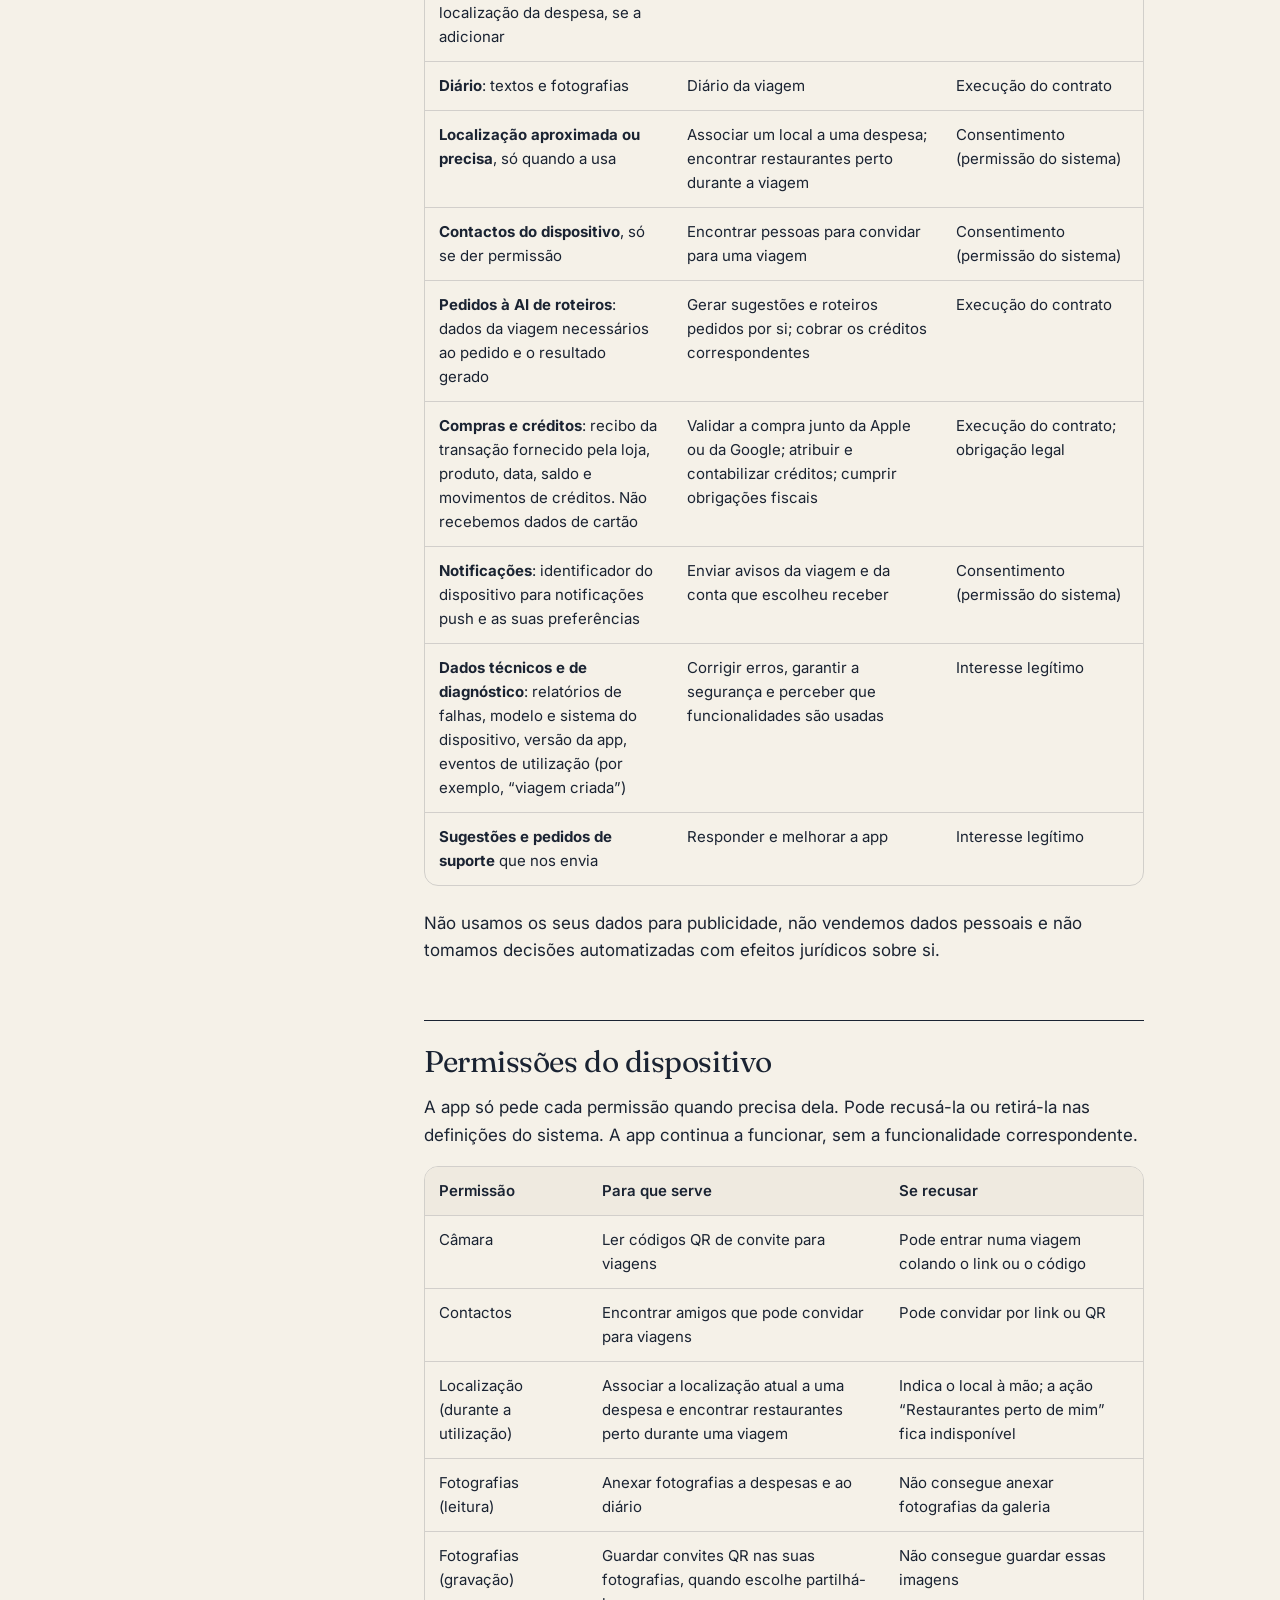
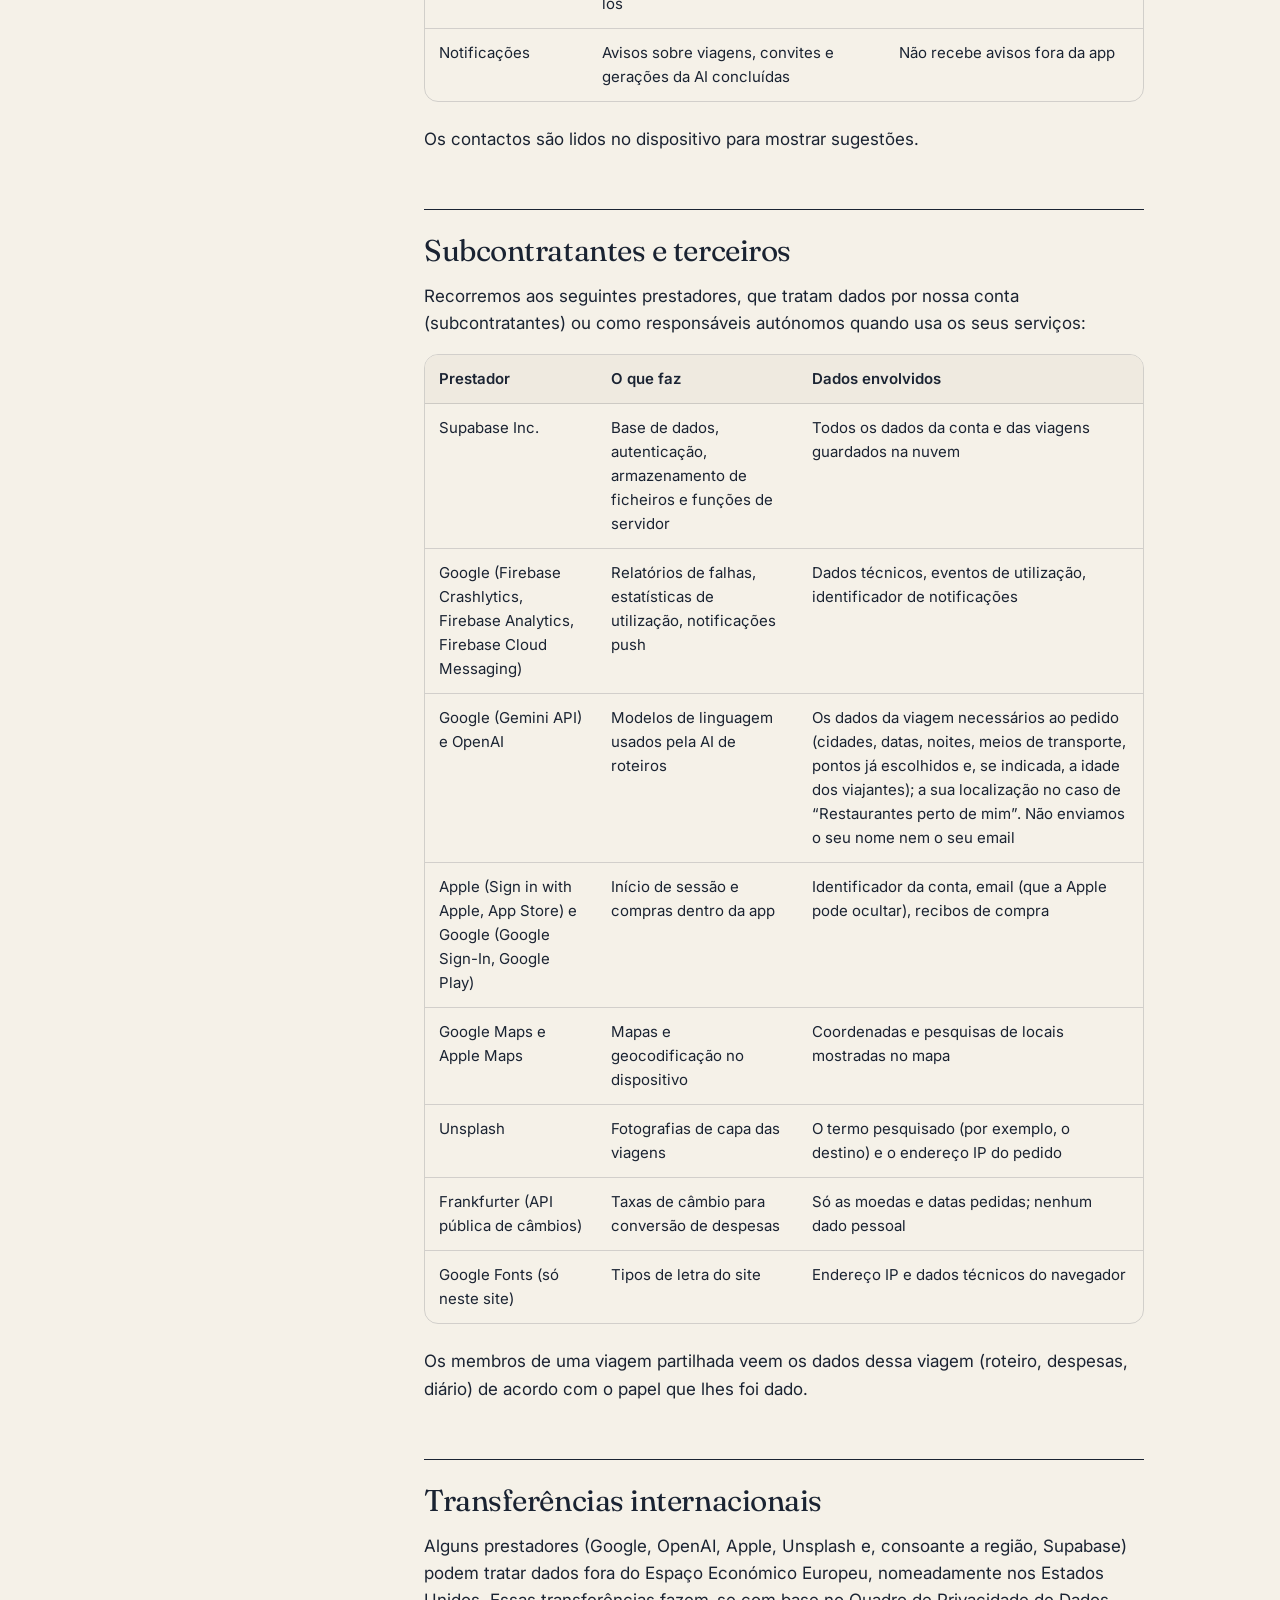
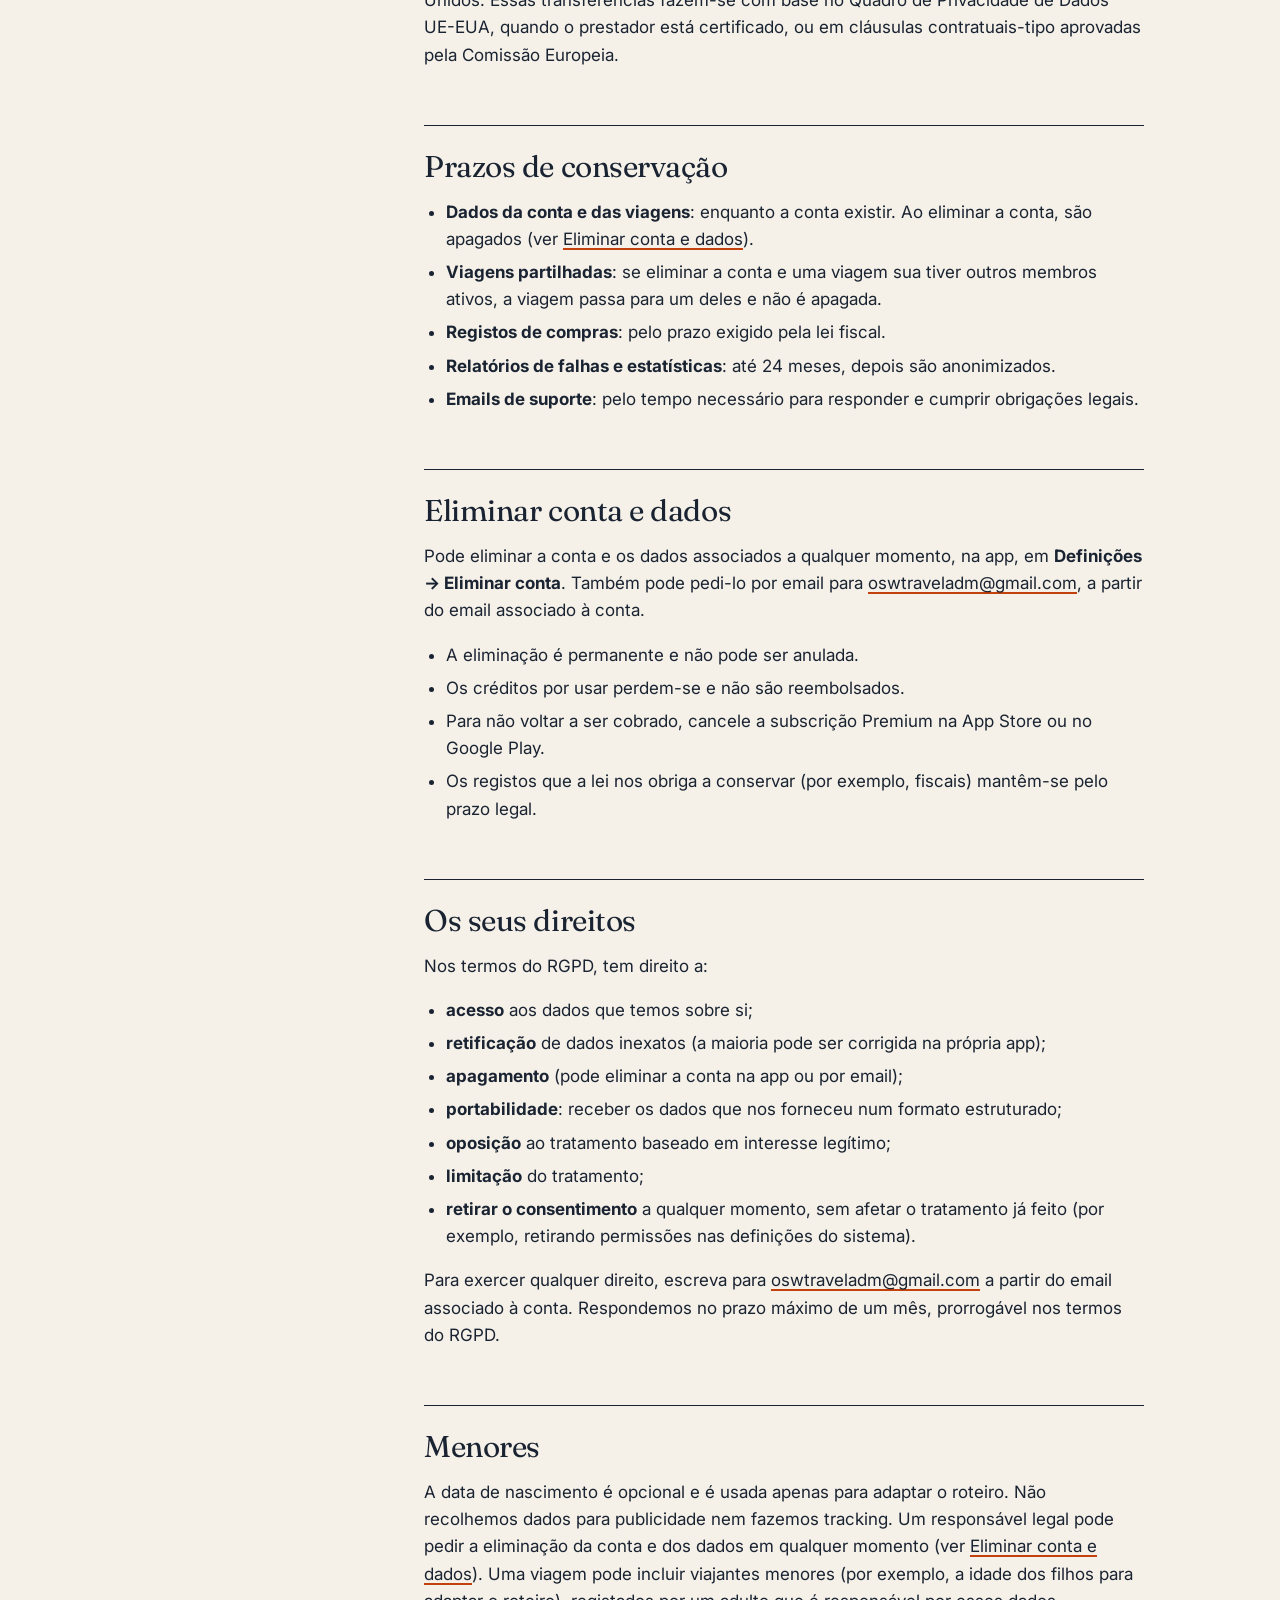
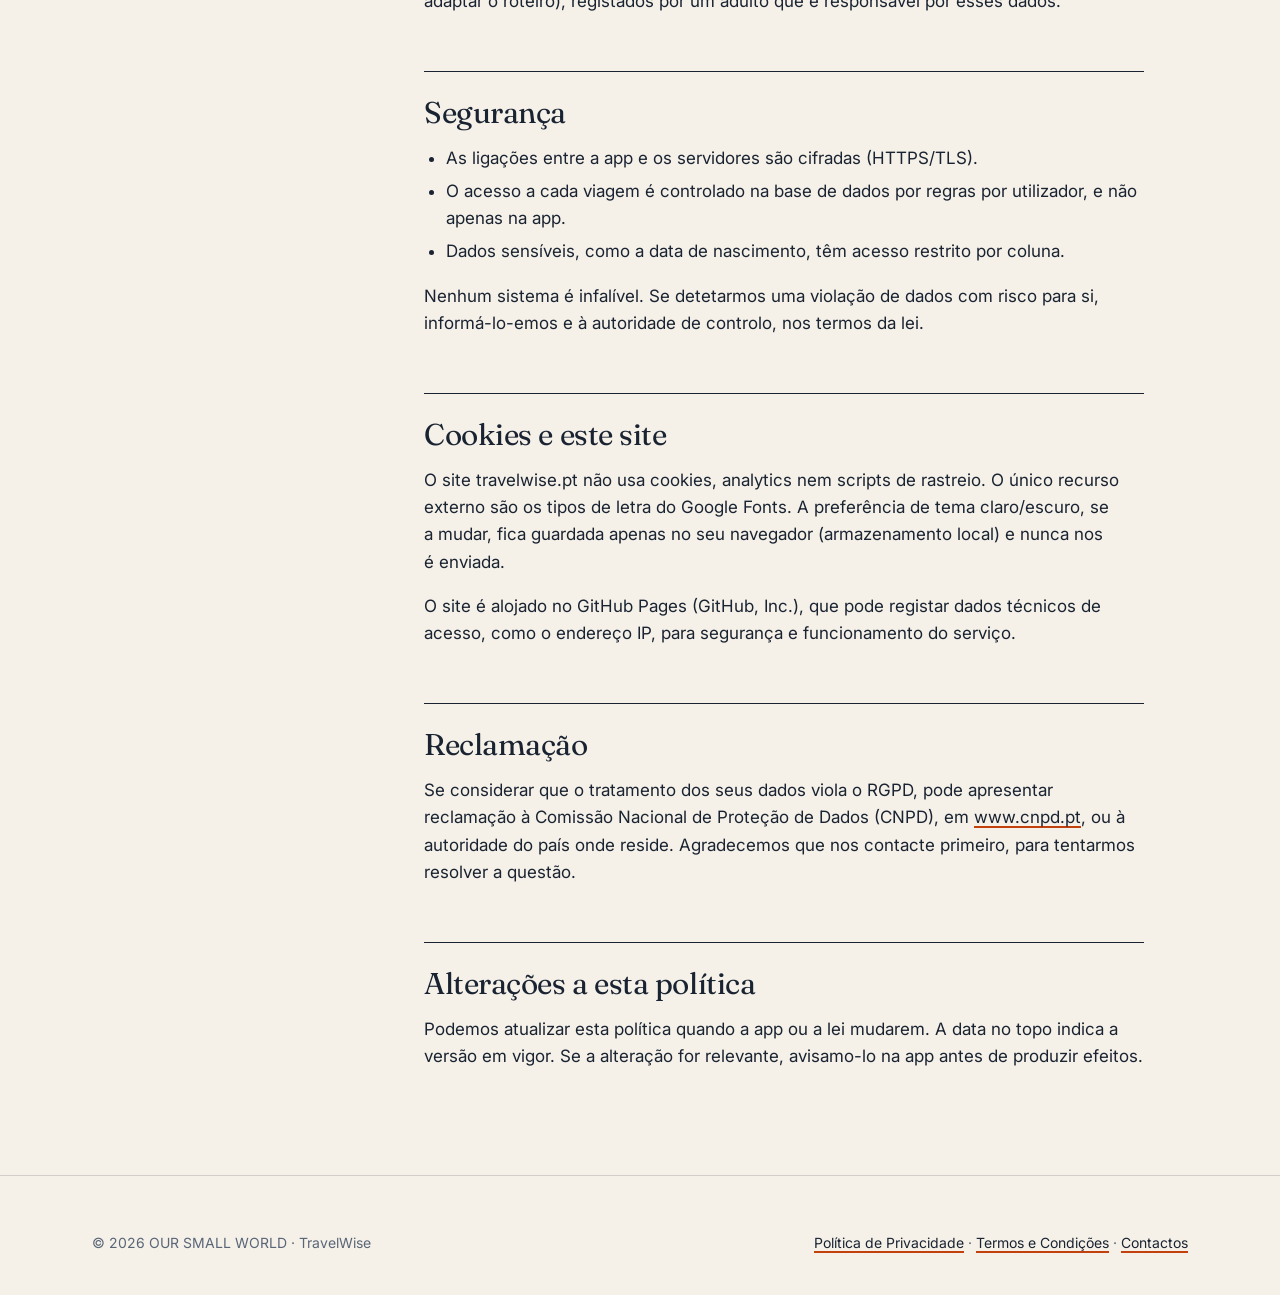
<file: privacy.html>
<!DOCTYPE html>
<html lang="pt-PT">
<head>
<meta charset="utf-8">
<meta name="viewport" content="width=device-width, initial-scale=1, viewport-fit=cover">
<title>Política de Privacidade · TravelWise</title>
<meta name="description" content="Como o TravelWise trata os dados pessoais na app e neste site, nos termos do RGPD.">
<link rel="canonical" href="https://www.travelwise.pt/privacy.html">
<link rel="alternate" hreflang="pt-PT" href="https://www.travelwise.pt/privacy.html">
<link rel="alternate" hreflang="en" href="https://www.travelwise.pt/en/privacy.html">
<meta name="theme-color" content="#F5F1E8" media="(prefers-color-scheme: light)">
<meta name="theme-color" content="#0F1620" media="(prefers-color-scheme: dark)">
<link rel="icon" type="image/png" href="favicon.png">
<link rel="apple-touch-icon" href="assets/img/apple-touch-icon.png">
<link rel="preconnect" href="https://fonts.googleapis.com">
<link rel="preconnect" href="https://fonts.gstatic.com" crossorigin>
<link rel="stylesheet" href="https://fonts.googleapis.com/css2?family=Fraunces:ital,opsz,wght@0,9..144,300..600;1,9..144,300..600&family=Inter:wght@400;500;600&display=swap">
<link rel="stylesheet" href="assets/css/site.css">
<script>try{var t=localStorage.getItem("tw-theme");if(t)document.documentElement.setAttribute("data-theme",t)}catch(e){}</script>
<script src="assets/js/site.js" defer></script>
</head>
<body>
<a class="skip" href="#main">Saltar para o conteúdo</a>
<header class="site-header">
<div class="wrap">
<a class="brand" href="./"><img src="assets/img/logo-96.png" width="36" height="36" alt=""><span>Travel<i>Wise</i></span></a>
<nav class="nav" aria-label="Principal">
<ul class="nav-links" id="nav-links"><li><a href="./">Início</a></li><li><a href="privacy.html" aria-current="page">Privacidade</a></li><li><a href="termsOfUse.html">Termos</a></li><li><a href="mailto:oswtraveladm@gmail.com">Contactos</a></li></ul>
</nav>
<div class="tools">
<a class="lang" href="en/privacy.html" hreflang="en" lang="en" aria-label="English version">EN</a>
<button class="icon-btn theme-btn" type="button" aria-label="Mudar tema claro/escuro"><svg class="sun" viewBox="0 0 24 24" fill="none" stroke="currentColor" stroke-width="1.8" stroke-linecap="round" aria-hidden="true"><circle cx="12" cy="12" r="4"/><path d="M12 2v2M12 20v2M4.93 4.93l1.41 1.41M17.66 17.66l1.41 1.41M2 12h2M20 12h2M6.34 17.66l-1.41 1.41M19.07 4.93l-1.41 1.41"/></svg><svg class="moon" viewBox="0 0 24 24" fill="none" stroke="currentColor" stroke-width="1.8" stroke-linecap="round" stroke-linejoin="round" aria-hidden="true"><path d="M12 3a6 6 0 0 0 9 9 9 9 0 1 1-9-9Z"/></svg></button>
<button class="icon-btn menu-btn" type="button" aria-expanded="false" aria-controls="nav-links" aria-label="Menu"><svg viewBox="0 0 24 24" fill="none" stroke="currentColor" stroke-width="1.8" stroke-linecap="round" aria-hidden="true"><path d="M4 7h16M4 12h16M4 17h16"/></svg></button>
</div>
</div>
</header>
<main id="main">
<header class="page-head"><div class="wrap"><p class="eyebrow">Legal</p><h1>Política de Privacidade</h1><p class="lede">Como o TravelWise trata os dados pessoais na app e neste site, em linguagem clara e nos termos do RGPD.</p><div class="meta"><span>Última atualização: 8 de outubro de 2026</span></div></div></header>
<div class="wrap legal">
<aside class="toc" aria-label="Índice"><details open><summary>Índice</summary><h2>Índice</h2><ol><li><a href="#responsavel">Responsável pelo tratamento</a></li><li><a href="#dados">Que dados tratamos e para quê</a></li><li><a href="#permissoes">Permissões do dispositivo</a></li><li><a href="#terceiros">Subcontratantes e terceiros</a></li><li><a href="#transferencias">Transferências internacionais</a></li><li><a href="#conservacao">Prazos de conservação</a></li><li><a href="#eliminar-conta">Eliminar conta e dados</a></li><li><a href="#direitos">Os seus direitos</a></li><li><a href="#menores">Menores</a></li><li><a href="#seguranca">Segurança</a></li><li><a href="#cookies">Cookies e este site</a></li><li><a href="#reclamacao">Reclamação</a></li><li><a href="#alteracoes">Alterações a esta política</a></li></ol></details></aside>
<article class="prose">
<section id="responsavel">
<h2>Responsável pelo tratamento</h2>
<p>O responsável pelo tratamento dos dados pessoais tratados através da aplicação TravelWise (a “app”) e deste site é a <b>Our Small World</b> (“nós”).</p>
<p>Para qualquer questão sobre privacidade ou para exercer os seus direitos, contacte-nos por <a href="mailto:oswtraveladm@gmail.com">oswtraveladm@gmail.com</a>.</p>
<p>Esta política aplica-se à app TravelWise para iOS e Android e ao site travelwise.pt.</p>
</section>
<section id="dados">
<h2>Que dados tratamos e para quê</h2>
<p>Tratamos apenas os dados necessários ao funcionamento das funcionalidades que utiliza. A tabela resume cada categoria, a finalidade e o fundamento jurídico (artigo 6.º do RGPD).</p><div class="table-wrap"><table><thead><tr><th>Dados</th><th>Finalidade</th><th>Fundamento</th></tr></thead><tbody><tr><td data-label="Dados"><b>Conta</b>: email, palavra-passe (guardada pelo fornecedor de autenticação, nunca em texto simples), ou identificador da conta Apple ou Google quando entra com esses serviços</td><td data-label="Finalidade">Criar e autenticar a conta; recuperar o acesso</td><td data-label="Fundamento">Execução do contrato</td></tr><tr><td data-label="Dados"><b>Perfil</b>: nome, fotografia (opcional), idioma, moeda e preferências; data de nascimento (opcional)</td><td data-label="Finalidade">Identificá-lo perante os companheiros de viagem; adaptar a app. A data de nascimento serve para ajustar o roteiro à idade de quem viaja (preços, entradas com idade mínima)</td><td data-label="Fundamento">Execução do contrato; a data de nascimento é facultativa e pode ser removida a qualquer momento</td></tr><tr><td data-label="Dados"><b>Viagens e roteiro</b>: destinos, cidades, datas, noites, meios de transporte, pontos de interesse, notas, membros da viagem</td><td data-label="Finalidade">Prestar o serviço de planeamento e partilha</td><td data-label="Fundamento">Execução do contrato</td></tr><tr><td data-label="Dados"><b>Despesas</b>: montantes, moedas, categorias, quem pagou e como se divide, saldos; ficheiros CSV de extratos que decida importar; localização da despesa, se a adicionar</td><td data-label="Finalidade">Registo e divisão de despesas da viagem</td><td data-label="Fundamento">Execução do contrato</td></tr><tr><td data-label="Dados"><b>Diário</b>: textos e fotografias</td><td data-label="Finalidade">Diário da viagem</td><td data-label="Fundamento">Execução do contrato</td></tr><tr><td data-label="Dados"><b>Localização aproximada ou precisa</b>, só quando a usa</td><td data-label="Finalidade">Associar um local a uma despesa; encontrar restaurantes perto durante a viagem</td><td data-label="Fundamento">Consentimento (permissão do sistema)</td></tr><tr><td data-label="Dados"><b>Contactos do dispositivo</b>, só se der permissão</td><td data-label="Finalidade">Encontrar pessoas para convidar para uma viagem</td><td data-label="Fundamento">Consentimento (permissão do sistema)</td></tr><tr><td data-label="Dados"><b>Pedidos à AI de roteiros</b>: dados da viagem necessários ao pedido e o resultado gerado</td><td data-label="Finalidade">Gerar sugestões e roteiros pedidos por si; cobrar os créditos correspondentes</td><td data-label="Fundamento">Execução do contrato</td></tr><tr><td data-label="Dados"><b>Compras e créditos</b>: recibo da transação fornecido pela loja, produto, data, saldo e movimentos de créditos. Não recebemos dados de cartão</td><td data-label="Finalidade">Validar a compra junto da Apple ou da Google; atribuir e contabilizar créditos; cumprir obrigações fiscais</td><td data-label="Fundamento">Execução do contrato; obrigação legal</td></tr><tr><td data-label="Dados"><b>Notificações</b>: identificador do dispositivo para notificações push e as suas preferências</td><td data-label="Finalidade">Enviar avisos da viagem e da conta que escolheu receber</td><td data-label="Fundamento">Consentimento (permissão do sistema)</td></tr><tr><td data-label="Dados"><b>Dados técnicos e de diagnóstico</b>: relatórios de falhas, modelo e sistema do dispositivo, versão da app, eventos de utilização (por exemplo, “viagem criada”)</td><td data-label="Finalidade">Corrigir erros, garantir a segurança e perceber que funcionalidades são usadas</td><td data-label="Fundamento">Interesse legítimo</td></tr><tr><td data-label="Dados"><b>Sugestões e pedidos de suporte</b> que nos envia</td><td data-label="Finalidade">Responder e melhorar a app</td><td data-label="Fundamento">Interesse legítimo</td></tr></tbody></table></div><p>Não usamos os seus dados para publicidade, não vendemos dados pessoais e não tomamos decisões automatizadas com efeitos jurídicos sobre si.</p>
</section>
<section id="permissoes">
<h2>Permissões do dispositivo</h2>
<p>A app só pede cada permissão quando precisa dela. Pode recusá-la ou retirá-la nas definições do sistema. A app continua a funcionar, sem a funcionalidade correspondente.</p><div class="table-wrap"><table><thead><tr><th>Permissão</th><th>Para que serve</th><th>Se recusar</th></tr></thead><tbody><tr><td data-label="Permissão">Câmara</td><td data-label="Para que serve">Ler códigos QR de convite para viagens</td><td data-label="Se recusar">Pode entrar numa viagem colando o link ou o código</td></tr><tr><td data-label="Permissão">Contactos</td><td data-label="Para que serve">Encontrar amigos que pode convidar para viagens</td><td data-label="Se recusar">Pode convidar por link ou QR</td></tr><tr><td data-label="Permissão">Localização (durante a utilização)</td><td data-label="Para que serve">Associar a localização atual a uma despesa e encontrar restaurantes perto durante uma viagem</td><td data-label="Se recusar">Indica o local à mão; a ação “Restaurantes perto de mim” fica indisponível</td></tr><tr><td data-label="Permissão">Fotografias (leitura)</td><td data-label="Para que serve">Anexar fotografias a despesas e ao diário</td><td data-label="Se recusar">Não consegue anexar fotografias da galeria</td></tr><tr><td data-label="Permissão">Fotografias (gravação)</td><td data-label="Para que serve">Guardar convites QR nas suas fotografias, quando escolhe partilhá-los</td><td data-label="Se recusar">Não consegue guardar essas imagens</td></tr><tr><td data-label="Permissão">Notificações</td><td data-label="Para que serve">Avisos sobre viagens, convites e gerações da AI concluídas</td><td data-label="Se recusar">Não recebe avisos fora da app</td></tr></tbody></table></div><p>Os contactos são lidos no dispositivo para mostrar sugestões.</p>
</section>
<section id="terceiros">
<h2>Subcontratantes e terceiros</h2>
<p>Recorremos aos seguintes prestadores, que tratam dados por nossa conta (subcontratantes) ou como responsáveis autónomos quando usa os seus serviços:</p><div class="table-wrap"><table><thead><tr><th>Prestador</th><th>O que faz</th><th>Dados envolvidos</th></tr></thead><tbody><tr><td data-label="Prestador">Supabase Inc.</td><td data-label="O que faz">Base de dados, autenticação, armazenamento de ficheiros e funções de servidor</td><td data-label="Dados envolvidos">Todos os dados da conta e das viagens guardados na nuvem</td></tr><tr><td data-label="Prestador">Google (Firebase Crashlytics, Firebase Analytics, Firebase Cloud Messaging)</td><td data-label="O que faz">Relatórios de falhas, estatísticas de utilização, notificações push</td><td data-label="Dados envolvidos">Dados técnicos, eventos de utilização, identificador de notificações</td></tr><tr><td data-label="Prestador">Google (Gemini API) e OpenAI</td><td data-label="O que faz">Modelos de linguagem usados pela AI de roteiros</td><td data-label="Dados envolvidos">Os dados da viagem necessários ao pedido (cidades, datas, noites, meios de transporte, pontos já escolhidos e, se indicada, a idade dos viajantes); a sua localização no caso de “Restaurantes perto de mim”. Não enviamos o seu nome nem o seu email</td></tr><tr><td data-label="Prestador">Apple (Sign in with Apple, App Store) e Google (Google Sign-In, Google Play)</td><td data-label="O que faz">Início de sessão e compras dentro da app</td><td data-label="Dados envolvidos">Identificador da conta, email (que a Apple pode ocultar), recibos de compra</td></tr><tr><td data-label="Prestador">Google Maps e Apple Maps</td><td data-label="O que faz">Mapas e geocodificação no dispositivo</td><td data-label="Dados envolvidos">Coordenadas e pesquisas de locais mostradas no mapa</td></tr><tr><td data-label="Prestador">Unsplash</td><td data-label="O que faz">Fotografias de capa das viagens</td><td data-label="Dados envolvidos">O termo pesquisado (por exemplo, o destino) e o endereço IP do pedido</td></tr><tr><td data-label="Prestador">Frankfurter (API pública de câmbios)</td><td data-label="O que faz">Taxas de câmbio para conversão de despesas</td><td data-label="Dados envolvidos">Só as moedas e datas pedidas; nenhum dado pessoal</td></tr><tr><td data-label="Prestador">Google Fonts (só neste site)</td><td data-label="O que faz">Tipos de letra do site</td><td data-label="Dados envolvidos">Endereço IP e dados técnicos do navegador</td></tr></tbody></table></div><p>Os membros de uma viagem partilhada veem os dados dessa viagem (roteiro, despesas, diário) de acordo com o papel que lhes foi dado.</p>
</section>
<section id="transferencias">
<h2>Transferências internacionais</h2>
<p>Alguns prestadores (Google, OpenAI, Apple, Unsplash e, consoante a região, Supabase) podem tratar dados fora do Espaço Económico Europeu, nomeadamente nos Estados Unidos. Essas transferências fazem-se com base no Quadro de Privacidade de Dados UE-EUA, quando o prestador está certificado, ou em cláusulas contratuais-tipo aprovadas pela Comissão Europeia.</p>
</section>
<section id="conservacao">
<h2>Prazos de conservação</h2>
<ul>
<li><b>Dados da conta e das viagens</b>: enquanto a conta existir. Ao eliminar a conta, são apagados (ver <a href="#eliminar-conta">Eliminar conta e dados</a>).</li>
<li><b>Viagens partilhadas</b>: se eliminar a conta e uma viagem sua tiver outros membros ativos, a viagem passa para um deles e não é apagada.</li>
<li><b>Registos de compras</b>: pelo prazo exigido pela lei fiscal.</li>
<li><b>Relatórios de falhas e estatísticas</b>: até 24 meses, depois são anonimizados.</li>
<li><b>Emails de suporte</b>: pelo tempo necessário para responder e cumprir obrigações legais.</li>
</ul>
</section>
<section id="eliminar-conta">
<h2>Eliminar conta e dados</h2>
<p>Pode eliminar a conta e os dados associados a qualquer momento, na app, em <b>Definições → Eliminar conta</b>. Também pode pedi-lo por email para <a href="mailto:oswtraveladm@gmail.com">oswtraveladm@gmail.com</a>, a partir do email associado à conta.</p>
<ul>
<li>A eliminação é permanente e não pode ser anulada.</li>
<li>Os créditos por usar perdem-se e não são reembolsados.</li>
<li>Para não voltar a ser cobrado, cancele a subscrição Premium na App Store ou no Google Play.</li>
<li>Os registos que a lei nos obriga a conservar (por exemplo, fiscais) mantêm-se pelo prazo legal.</li>
</ul>
</section>
<section id="direitos">
<h2>Os seus direitos</h2>
<p>Nos termos do RGPD, tem direito a:</p>
<ul>
<li><b>acesso</b> aos dados que temos sobre si;</li>
<li><b>retificação</b> de dados inexatos (a maioria pode ser corrigida na própria app);</li>
<li><b>apagamento</b> (pode eliminar a conta na app ou por email);</li>
<li><b>portabilidade</b>: receber os dados que nos forneceu num formato estruturado;</li>
<li><b>oposição</b> ao tratamento baseado em interesse legítimo;</li>
<li><b>limitação</b> do tratamento;</li>
<li><b>retirar o consentimento</b> a qualquer momento, sem afetar o tratamento já feito (por exemplo, retirando permissões nas definições do sistema).</li>
</ul>
<p>Para exercer qualquer direito, escreva para <a href="mailto:oswtraveladm@gmail.com">oswtraveladm@gmail.com</a> a partir do email associado à conta. Respondemos no prazo máximo de um mês, prorrogável nos termos do RGPD.</p>
</section>
<section id="menores">
<h2>Menores</h2>
<p>A data de nascimento é opcional e é usada apenas para adaptar o roteiro. Não recolhemos dados para publicidade nem fazemos tracking. Um responsável legal pode pedir a eliminação da conta e dos dados em qualquer momento (ver <a href="#eliminar-conta">Eliminar conta e dados</a>). Uma viagem pode incluir viajantes menores (por exemplo, a idade dos filhos para adaptar o roteiro), registados por um adulto que é responsável por esses dados.</p>
</section>
<section id="seguranca">
<h2>Segurança</h2>
<ul>
<li>As ligações entre a app e os servidores são cifradas (HTTPS/TLS).</li>
<li>O acesso a cada viagem é controlado na base de dados por regras por utilizador, e não apenas na app.</li>
<li>Dados sensíveis, como a data de nascimento, têm acesso restrito por coluna.</li>
</ul>
<p>Nenhum sistema é infalível. Se detetarmos uma violação de dados com risco para si, informá-lo-emos e à autoridade de controlo, nos termos da lei.</p>
</section>
<section id="cookies">
<h2>Cookies e este site</h2>
<p>O site travelwise.pt não usa cookies, analytics nem scripts de rastreio. O único recurso externo são os tipos de letra do Google Fonts. A preferência de tema claro/escuro, se a mudar, fica guardada apenas no seu navegador (armazenamento local) e nunca nos é enviada.</p>
<p>O site é alojado no GitHub Pages (GitHub, Inc.), que pode registar dados técnicos de acesso, como o endereço IP, para segurança e funcionamento do serviço.</p>
</section>
<section id="reclamacao">
<h2>Reclamação</h2>
<p>Se considerar que o tratamento dos seus dados viola o RGPD, pode apresentar reclamação à Comissão Nacional de Proteção de Dados (CNPD), em <a href="https://www.cnpd.pt" rel="noopener">www.cnpd.pt</a>, ou à autoridade do país onde reside. Agradecemos que nos contacte primeiro, para tentarmos resolver a questão.</p>
</section>
<section id="alteracoes">
<h2>Alterações a esta política</h2>
<p>Podemos atualizar esta política quando a app ou a lei mudarem. A data no topo indica a versão em vigor. Se a alteração for relevante, avisamo-lo na app antes de produzir efeitos.</p>
</section>
</article>
</div>
</main>
<footer class="site-footer">
<div class="wrap">
<div class="base" style="margin-top:0;padding-top:0;border-top:0"><span>© 2026 OUR SMALL WORLD · TravelWise</span><span><a href="privacy.html">Política de Privacidade</a> · <a href="termsOfUse.html">Termos e Condições</a> · <a href="mailto:oswtraveladm@gmail.com">Contactos</a></span></div>
</div>
</footer>
</body>
</html>
</file>
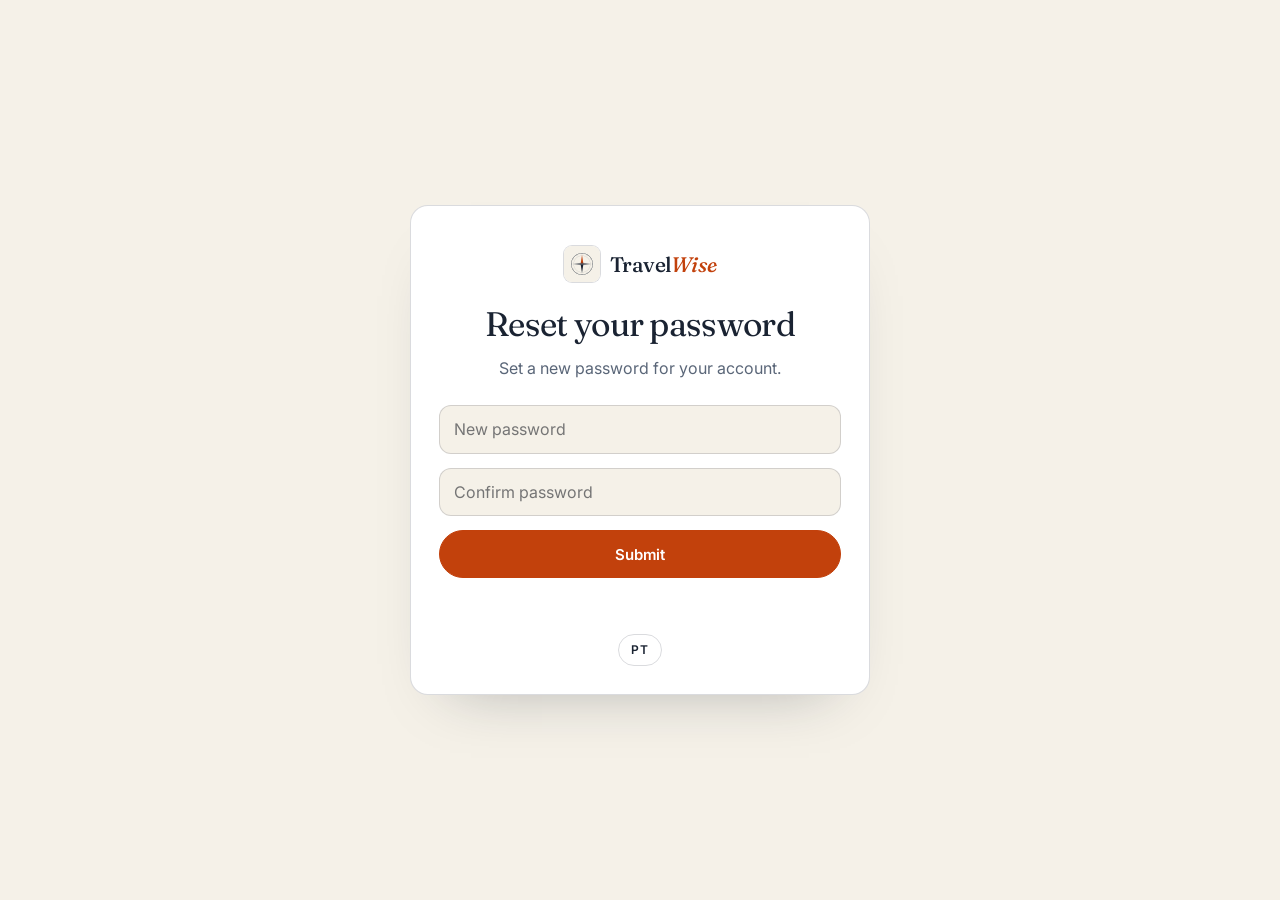
<file: reset-password.html>
<!DOCTYPE html>
<html lang="en">
<head>
<meta charset="UTF-8">
<meta name="viewport" content="width=device-width, initial-scale=1, viewport-fit=cover">
<meta name="robots" content="noindex,nofollow">
<meta name="theme-color" content="#F5F1E8" media="(prefers-color-scheme: light)">
<meta name="theme-color" content="#0F1620" media="(prefers-color-scheme: dark)">
<link rel="icon" type="image/png" href="/favicon.png">
<link rel="preconnect" href="https://fonts.googleapis.com">
<link rel="preconnect" href="https://fonts.gstatic.com" crossorigin>
<link rel="stylesheet" href="https://fonts.googleapis.com/css2?family=Fraunces:ital,opsz,wght@0,9..144,300..600;1,9..144,300..600&family=Inter:wght@400;500;600&display=swap">
<link rel="stylesheet" href="/assets/css/site.css">
<script src="/assets/js/i18n.js"></script>
<script>try{var t=localStorage.getItem("tw-theme");if(t)document.documentElement.setAttribute("data-theme",t)}catch(e){}</script>
<title>Reset Password · TravelWise</title>
</head>
<body class="center-page">

<main class="auth-card" id="card">
  <a class="brand" href="/"><img src="/assets/img/logo-96.png" width="36" height="36" alt=""><span>Travel<i>Wise</i></span></a>
  <h1 data-pt="Redefinir a palavra-passe">Reset your password</h1>
  <p data-pt="Define uma nova palavra-passe para a tua conta.">Set a new password for your account.</p>

  <div class="input-field">
    <input type="password" id="newPassword" placeholder="New password" autocomplete="new-password" />
  </div>

  <div class="input-field">
    <input type="password" id="confirmPassword" placeholder="Confirm password" autocomplete="new-password" />
  </div>

  <button id="submitBtn" data-pt="Guardar">Submit</button>
  <div id="status" role="status" aria-live="polite"></div>
<p class="small"><button class="lang" type="button" data-lang-toggle aria-label="Versão em português">PT</button></p>
</main>

<script type="module">
  import { createClient } from "https://esm.sh/@supabase/supabase-js@2";

  // Public client values — these are the same anon/publishable key shipped in
  // the app and are safe to expose in a browser.
  const SUPABASE_URL = "https://tbhglucbesknunsqaole.supabase.co";
  const SUPABASE_ANON_KEY = "sb_publishable_T9SnaoQPtskJ_nKXvw2LlA_fmEnk0KC";

  const supabase = createClient(SUPABASE_URL, SUPABASE_ANON_KEY, {
    auth: { persistSession: false, detectSessionInUrl: false },
  });

  const card = document.getElementById("card");
  document.title = TW.t('Reset Password', 'Redefinir palavra-passe') + ' · TravelWise';
  document.getElementById('newPassword').placeholder = TW.t('New password', 'Nova palavra-passe');
  document.getElementById('confirmPassword').placeholder = TW.t('Confirm password', 'Confirmar palavra-passe');
  const BRAND = '<a class="brand" href="/"><img src="/assets/img/logo-96.png" width="36" height="36" alt=""><span>Travel<i>Wise</i></span></a>';
  const statusDiv = document.getElementById("status");
  const submitBtn = document.getElementById("submitBtn");

  const params = new URLSearchParams(window.location.search);
  const tokenHash = params.get("token_hash");
  const type = params.get("type");

  // Must mirror the app's password rules: 8+ chars, one lower, one upper, one digit.
  const passwordRegex = /^(?=.*[a-z])(?=.*[A-Z])(?=.*\d).{8,}$/;

  if (!tokenHash || type !== "recovery") {
    card.innerHTML = BRAND + `
      <h1>${TW.t("Invalid Link","Link inválido")}</h1>
      <p>${TW.t("This password reset link is missing or invalid. Please request a new one from the TravelWise app.","Este link para redefinir a palavra-passe está em falta ou é inválido. Pede um novo na app TravelWise.")}</p>
    `;
  } else {
    submitBtn.addEventListener("click", resetPassword);
  }

  async function resetPassword() {
    const newPassword = document.getElementById("newPassword").value;
    const confirmPassword = document.getElementById("confirmPassword").value;

    if (!passwordRegex.test(newPassword)) {
      statusDiv.textContent =
        TW.t("Password must be at least 8 characters and include at least one lowercase letter, one uppercase letter, and one number.","A palavra-passe deve ter pelo menos 8 caracteres e incluir uma letra minúscula, uma maiúscula e um número.");
      statusDiv.className = "error";
      return;
    }

    if (newPassword !== confirmPassword) {
      statusDiv.textContent = TW.t("Passwords do not match.","As palavras-passe não coincidem.");
      statusDiv.className = "error";
      return;
    }

    submitBtn.disabled = true;
    statusDiv.textContent = TW.t("Updating…","A atualizar…");
    statusDiv.className = "";

    // 1) Exchange the recovery token_hash for a short-lived session. No PKCE
    //    verifier is needed, so this works even though the reset was started in
    //    the app on another device.
    const { error: verifyError } = await supabase.auth.verifyOtp({
      token_hash: tokenHash,
      type: "recovery",
    });

    if (verifyError) {
      submitBtn.disabled = false;
      card.innerHTML = BRAND + `
        <h1>${TW.t("Reset Failed","Não foi possível redefinir")}</h1>
        <p>${TW.t("This link may have expired or already been used. Please request a new password reset from the TravelWise app.","Este link pode ter expirado ou já ter sido usado. Pede uma nova redefinição na app TravelWise.")}</p>
      `;
      return;
    }

    // 2) With the recovery session active, set the new password.
    const { error: updateError } = await supabase.auth.updateUser({
      password: newPassword,
    });

    if (updateError) {
      submitBtn.disabled = false;
      statusDiv.textContent = updateError.message || TW.t("Could not update password. Please try again.","Não foi possível atualizar a palavra-passe. Tenta novamente.");
      statusDiv.className = "error";
      return;
    }

    await supabase.auth.signOut();
    card.innerHTML = BRAND + `
      <h1>${TW.t("Password Reset 🎉","Palavra-passe redefinida 🎉")}</h1>
      <p>${TW.t("Your password has been successfully updated. You can now sign in with your new password in the TravelWise app.","A tua palavra-passe foi atualizada. Já podes iniciar sessão com a nova palavra-passe na app TravelWise.")}</p>
    `;
  }
</script>

</body>
</html>
</file>
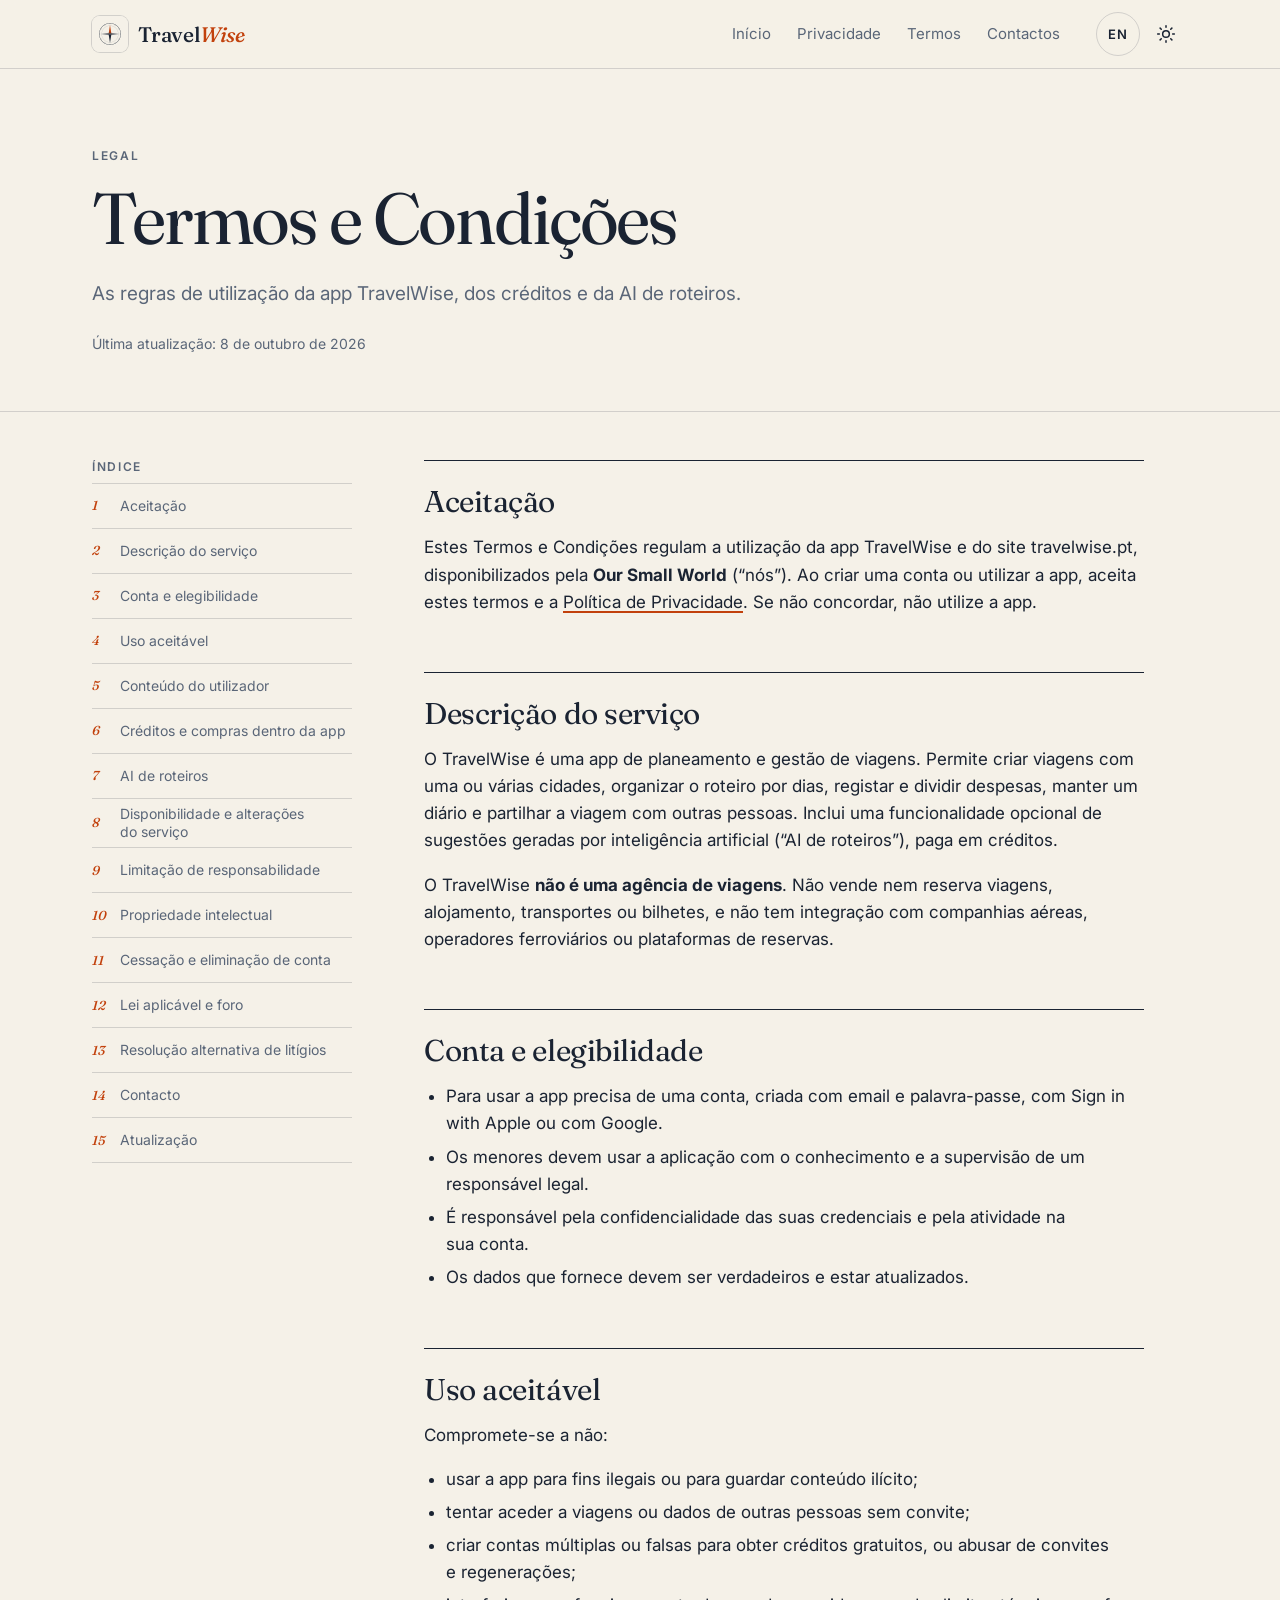
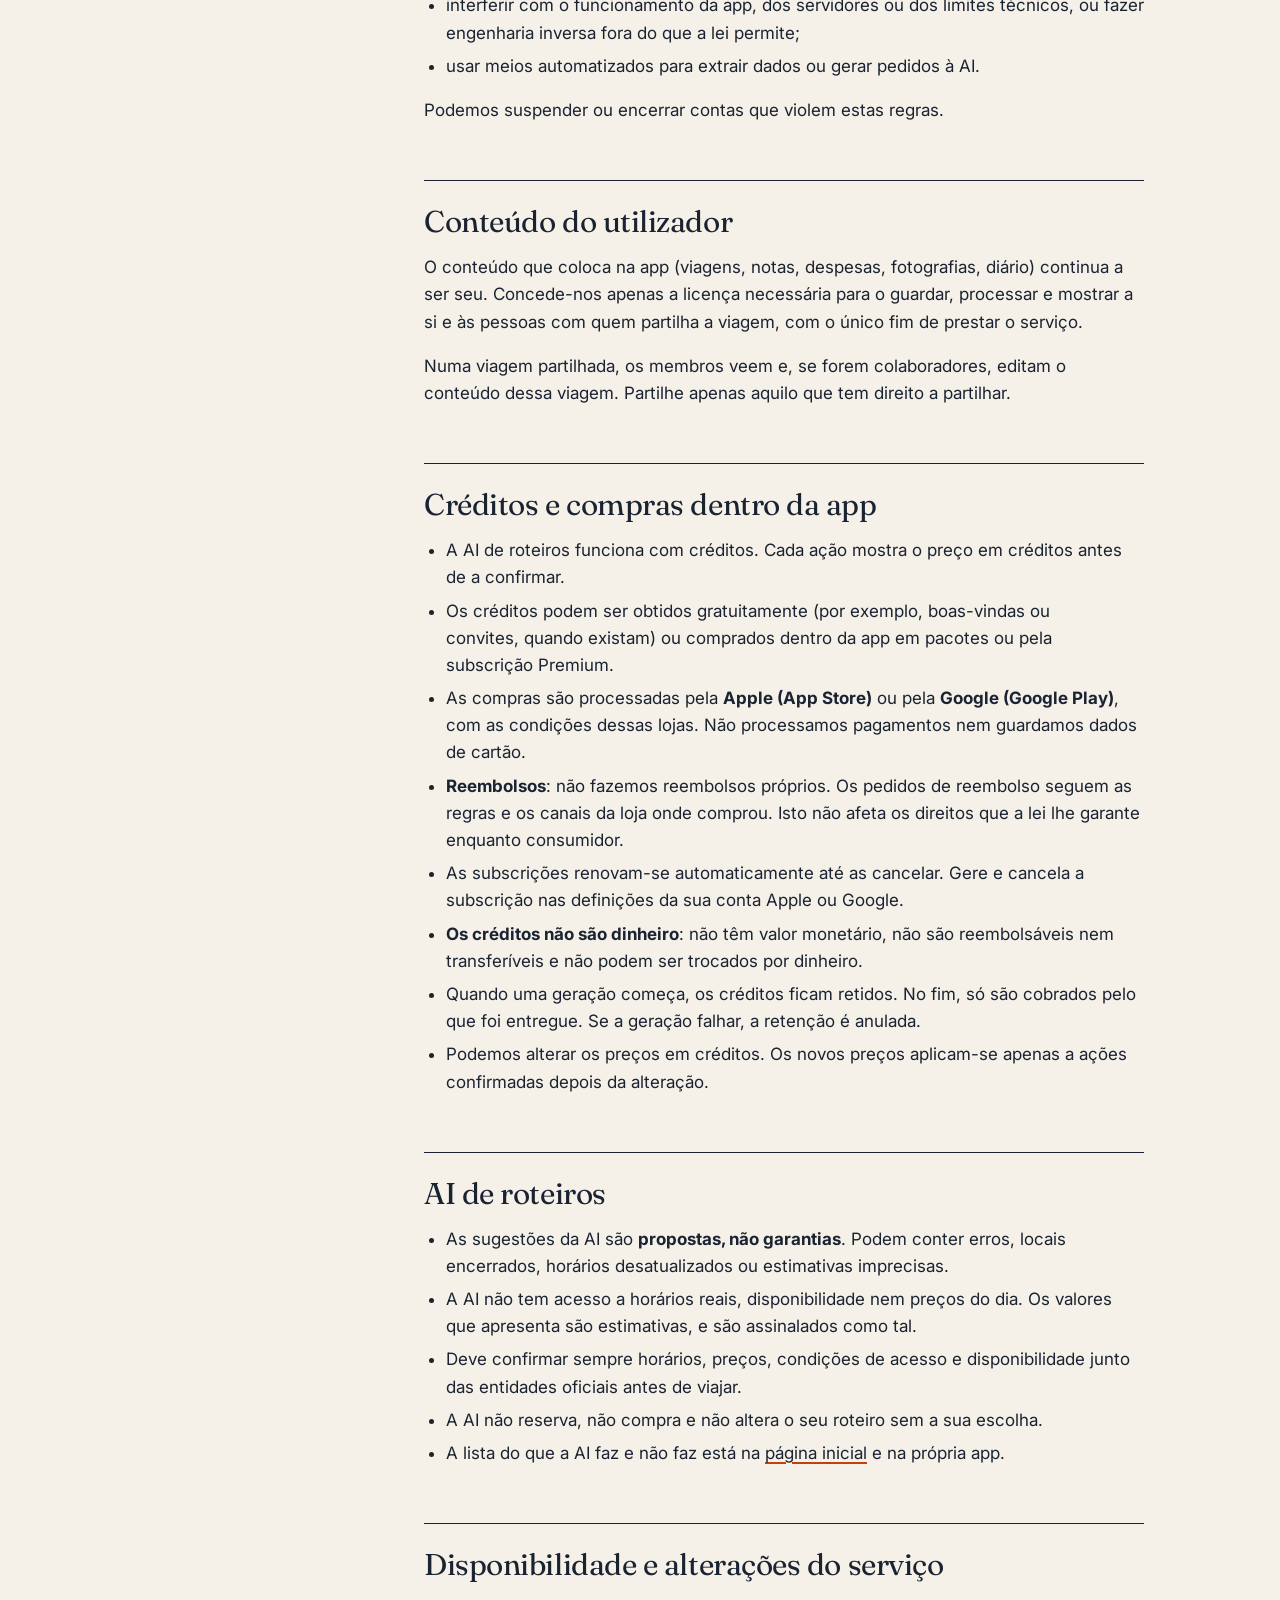
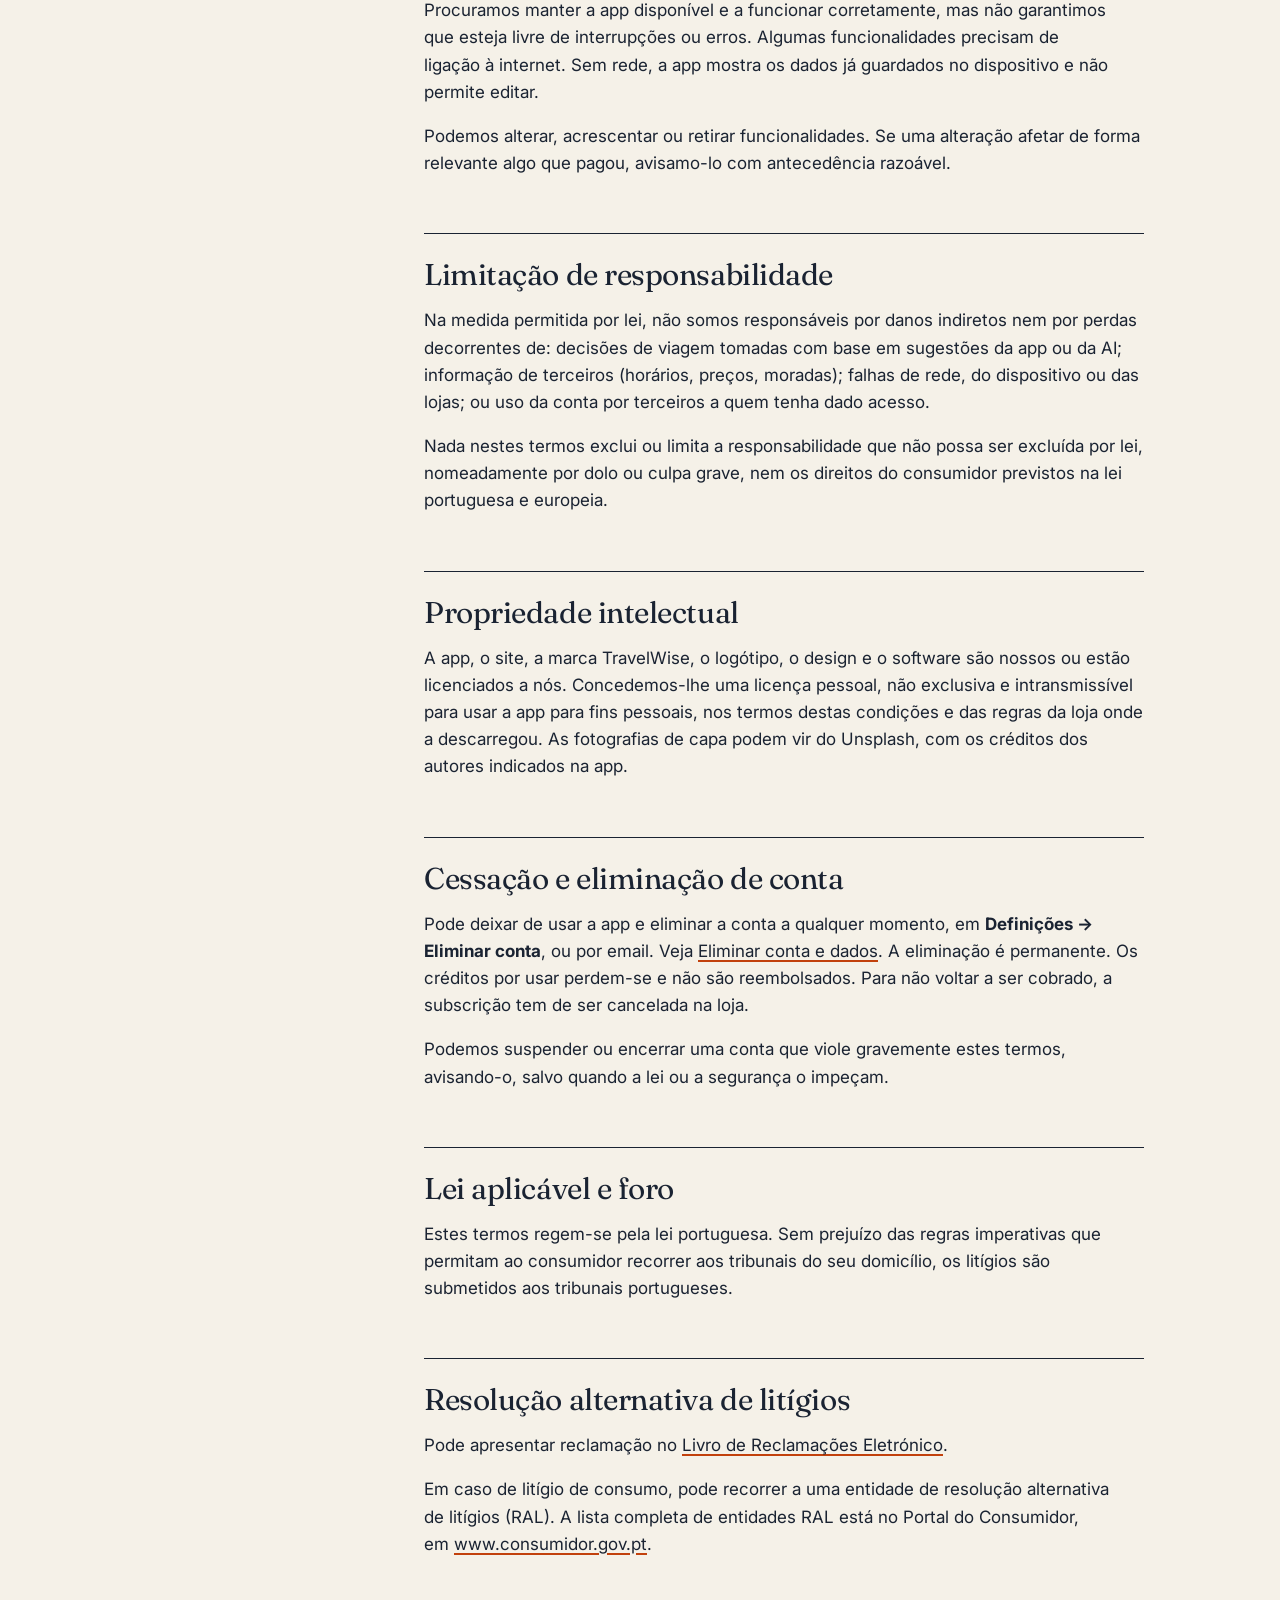
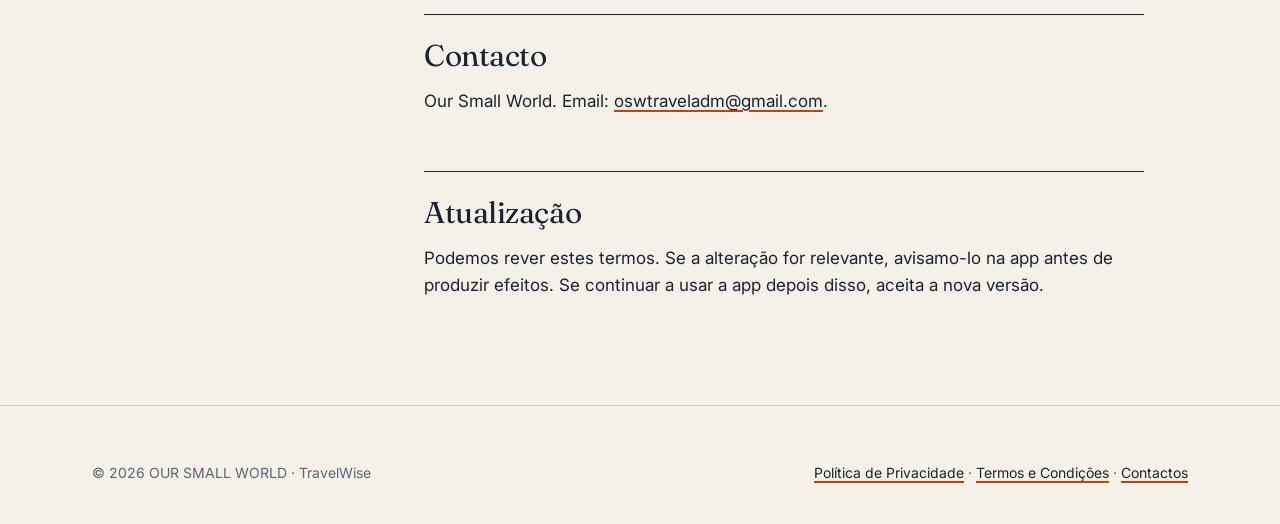
<file: termsOfUse.html>
<!DOCTYPE html>
<html lang="pt-PT">
<head>
<meta charset="utf-8">
<meta name="viewport" content="width=device-width, initial-scale=1, viewport-fit=cover">
<title>Termos e Condições · TravelWise</title>
<meta name="description" content="As regras de utilização da app TravelWise, dos créditos e da AI de roteiros.">
<link rel="canonical" href="https://www.travelwise.pt/termsOfUse.html">
<link rel="alternate" hreflang="pt-PT" href="https://www.travelwise.pt/termsOfUse.html">
<link rel="alternate" hreflang="en" href="https://www.travelwise.pt/en/termsOfUse.html">
<meta name="theme-color" content="#F5F1E8" media="(prefers-color-scheme: light)">
<meta name="theme-color" content="#0F1620" media="(prefers-color-scheme: dark)">
<link rel="icon" type="image/png" href="favicon.png">
<link rel="apple-touch-icon" href="assets/img/apple-touch-icon.png">
<link rel="preconnect" href="https://fonts.googleapis.com">
<link rel="preconnect" href="https://fonts.gstatic.com" crossorigin>
<link rel="stylesheet" href="https://fonts.googleapis.com/css2?family=Fraunces:ital,opsz,wght@0,9..144,300..600;1,9..144,300..600&family=Inter:wght@400;500;600&display=swap">
<link rel="stylesheet" href="assets/css/site.css">
<script>try{var t=localStorage.getItem("tw-theme");if(t)document.documentElement.setAttribute("data-theme",t)}catch(e){}</script>
<script src="assets/js/site.js" defer></script>
</head>
<body>
<a class="skip" href="#main">Saltar para o conteúdo</a>
<header class="site-header">
<div class="wrap">
<a class="brand" href="./"><img src="assets/img/logo-96.png" width="36" height="36" alt=""><span>Travel<i>Wise</i></span></a>
<nav class="nav" aria-label="Principal">
<ul class="nav-links" id="nav-links"><li><a href="./">Início</a></li><li><a href="privacy.html">Privacidade</a></li><li><a href="termsOfUse.html" aria-current="page">Termos</a></li><li><a href="mailto:oswtraveladm@gmail.com">Contactos</a></li></ul>
</nav>
<div class="tools">
<a class="lang" href="en/termsOfUse.html" hreflang="en" lang="en" aria-label="English version">EN</a>
<button class="icon-btn theme-btn" type="button" aria-label="Mudar tema claro/escuro"><svg class="sun" viewBox="0 0 24 24" fill="none" stroke="currentColor" stroke-width="1.8" stroke-linecap="round" aria-hidden="true"><circle cx="12" cy="12" r="4"/><path d="M12 2v2M12 20v2M4.93 4.93l1.41 1.41M17.66 17.66l1.41 1.41M2 12h2M20 12h2M6.34 17.66l-1.41 1.41M19.07 4.93l-1.41 1.41"/></svg><svg class="moon" viewBox="0 0 24 24" fill="none" stroke="currentColor" stroke-width="1.8" stroke-linecap="round" stroke-linejoin="round" aria-hidden="true"><path d="M12 3a6 6 0 0 0 9 9 9 9 0 1 1-9-9Z"/></svg></button>
<button class="icon-btn menu-btn" type="button" aria-expanded="false" aria-controls="nav-links" aria-label="Menu"><svg viewBox="0 0 24 24" fill="none" stroke="currentColor" stroke-width="1.8" stroke-linecap="round" aria-hidden="true"><path d="M4 7h16M4 12h16M4 17h16"/></svg></button>
</div>
</div>
</header>
<main id="main">
<header class="page-head"><div class="wrap"><p class="eyebrow">Legal</p><h1>Termos e Condições</h1><p class="lede">As regras de utilização da app TravelWise, dos créditos e da AI de roteiros.</p><div class="meta"><span>Última atualização: 8 de outubro de 2026</span></div></div></header>
<div class="wrap legal">
<aside class="toc" aria-label="Índice"><details open><summary>Índice</summary><h2>Índice</h2><ol><li><a href="#aceitacao">Aceitação</a></li><li><a href="#servico">Descrição do serviço</a></li><li><a href="#conta">Conta e elegibilidade</a></li><li><a href="#uso">Uso aceitável</a></li><li><a href="#conteudo">Conteúdo do utilizador</a></li><li><a href="#creditos">Créditos e compras dentro da app</a></li><li><a href="#ai">AI de roteiros</a></li><li><a href="#disponibilidade">Disponibilidade e alterações do serviço</a></li><li><a href="#responsabilidade">Limitação de responsabilidade</a></li><li><a href="#propriedade">Propriedade intelectual</a></li><li><a href="#cessacao">Cessação e eliminação de conta</a></li><li><a href="#lei">Lei aplicável e foro</a></li><li><a href="#ral">Resolução alternativa de litígios</a></li><li><a href="#contacto">Contacto</a></li><li><a href="#atualizacao">Atualização</a></li></ol></details></aside>
<article class="prose">
<section id="aceitacao">
<h2>Aceitação</h2>
<p>Estes Termos e Condições regulam a utilização da app TravelWise e do site travelwise.pt, disponibilizados pela <b>Our Small World</b> (“nós”). Ao criar uma conta ou utilizar a app, aceita estes termos e a <a href="privacy.html">Política de Privacidade</a>. Se não concordar, não utilize a app.</p>
</section>
<section id="servico">
<h2>Descrição do serviço</h2>
<p>O TravelWise é uma app de planeamento e gestão de viagens. Permite criar viagens com uma ou várias cidades, organizar o roteiro por dias, registar e dividir despesas, manter um diário e partilhar a viagem com outras pessoas. Inclui uma funcionalidade opcional de sugestões geradas por inteligência artificial (“AI de roteiros”), paga em créditos.</p>
<p>O TravelWise <b>não é uma agência de viagens</b>. Não vende nem reserva viagens, alojamento, transportes ou bilhetes, e não tem integração com companhias aéreas, operadores ferroviários ou plataformas de reservas.</p>
</section>
<section id="conta">
<h2>Conta e elegibilidade</h2>
<ul>
<li>Para usar a app precisa de uma conta, criada com email e palavra-passe, com Sign in with Apple ou com Google.</li>
<li>Os menores devem usar a aplicação com o conhecimento e a supervisão de um responsável legal.</li>
<li>É responsável pela confidencialidade das suas credenciais e pela atividade na sua conta.</li>
<li>Os dados que fornece devem ser verdadeiros e estar atualizados.</li>
</ul>
</section>
<section id="uso">
<h2>Uso aceitável</h2>
<p>Compromete-se a não:</p>
<ul>
<li>usar a app para fins ilegais ou para guardar conteúdo ilícito;</li>
<li>tentar aceder a viagens ou dados de outras pessoas sem convite;</li>
<li>criar contas múltiplas ou falsas para obter créditos gratuitos, ou abusar de convites e regenerações;</li>
<li>interferir com o funcionamento da app, dos servidores ou dos limites técnicos, ou fazer engenharia inversa fora do que a lei permite;</li>
<li>usar meios automatizados para extrair dados ou gerar pedidos à AI.</li>
</ul>
<p>Podemos suspender ou encerrar contas que violem estas regras.</p>
</section>
<section id="conteudo">
<h2>Conteúdo do utilizador</h2>
<p>O conteúdo que coloca na app (viagens, notas, despesas, fotografias, diário) continua a ser seu. Concede-nos apenas a licença necessária para o guardar, processar e mostrar a si e às pessoas com quem partilha a viagem, com o único fim de prestar o serviço.</p>
<p>Numa viagem partilhada, os membros veem e, se forem colaboradores, editam o conteúdo dessa viagem. Partilhe apenas aquilo que tem direito a partilhar.</p>
</section>
<section id="creditos">
<h2>Créditos e compras dentro da app</h2>
<ul>
<li>A AI de roteiros funciona com créditos. Cada ação mostra o preço em créditos antes de a confirmar.</li>
<li>Os créditos podem ser obtidos gratuitamente (por exemplo, boas-vindas ou convites, quando existam) ou comprados dentro da app em pacotes ou pela subscrição Premium.</li>
<li>As compras são processadas pela <b>Apple (App Store)</b> ou pela <b>Google (Google Play)</b>, com as condições dessas lojas. Não processamos pagamentos nem guardamos dados de cartão.</li>
<li><b>Reembolsos</b>: não fazemos reembolsos próprios. Os pedidos de reembolso seguem as regras e os canais da loja onde comprou. Isto não afeta os direitos que a lei lhe garante enquanto consumidor.</li>
<li>As subscrições renovam-se automaticamente até as cancelar. Gere e cancela a subscrição nas definições da sua conta Apple ou Google.</li>
<li><b>Os créditos não são dinheiro</b>: não têm valor monetário, não são reembolsáveis nem transferíveis e não podem ser trocados por dinheiro.</li>
<li>Quando uma geração começa, os créditos ficam retidos. No fim, só são cobrados pelo que foi entregue. Se a geração falhar, a retenção é anulada.</li>
<li>Podemos alterar os preços em créditos. Os novos preços aplicam-se apenas a ações confirmadas depois da alteração.</li>
</ul>
</section>
<section id="ai">
<h2>AI de roteiros</h2>
<ul>
<li>As sugestões da AI são <b>propostas, não garantias</b>. Podem conter erros, locais encerrados, horários desatualizados ou estimativas imprecisas.</li>
<li>A AI não tem acesso a horários reais, disponibilidade nem preços do dia. Os valores que apresenta são estimativas, e são assinalados como tal.</li>
<li>Deve confirmar sempre horários, preços, condições de acesso e disponibilidade junto das entidades oficiais antes de viajar.</li>
<li>A AI não reserva, não compra e não altera o seu roteiro sem a sua escolha.</li>
<li>A lista do que a AI faz e não faz está na <a href="./#ai">página inicial</a> e na própria app.</li>
</ul>
</section>
<section id="disponibilidade">
<h2>Disponibilidade e alterações do serviço</h2>
<p>Procuramos manter a app disponível e a funcionar corretamente, mas não garantimos que esteja livre de interrupções ou erros. Algumas funcionalidades precisam de ligação à internet. Sem rede, a app mostra os dados já guardados no dispositivo e não permite editar.</p>
<p>Podemos alterar, acrescentar ou retirar funcionalidades. Se uma alteração afetar de forma relevante algo que pagou, avisamo-lo com antecedência razoável.</p>
</section>
<section id="responsabilidade">
<h2>Limitação de responsabilidade</h2>
<p>Na medida permitida por lei, não somos responsáveis por danos indiretos nem por perdas decorrentes de: decisões de viagem tomadas com base em sugestões da app ou da AI; informação de terceiros (horários, preços, moradas); falhas de rede, do dispositivo ou das lojas; ou uso da conta por terceiros a quem tenha dado acesso.</p>
<p>Nada nestes termos exclui ou limita a responsabilidade que não possa ser excluída por lei, nomeadamente por dolo ou culpa grave, nem os direitos do consumidor previstos na lei portuguesa e europeia.</p>
</section>
<section id="propriedade">
<h2>Propriedade intelectual</h2>
<p>A app, o site, a marca TravelWise, o logótipo, o design e o software são nossos ou estão licenciados a nós. Concedemos-lhe uma licença pessoal, não exclusiva e intransmissível para usar a app para fins pessoais, nos termos destas condições e das regras da loja onde a descarregou. As fotografias de capa podem vir do Unsplash, com os créditos dos autores indicados na app.</p>
</section>
<section id="cessacao">
<h2>Cessação e eliminação de conta</h2>
<p>Pode deixar de usar a app e eliminar a conta a qualquer momento, em <b>Definições → Eliminar conta</b>, ou por email. Veja <a href="privacy.html#eliminar-conta">Eliminar conta e dados</a>. A eliminação é permanente. Os créditos por usar perdem-se e não são reembolsados. Para não voltar a ser cobrado, a subscrição tem de ser cancelada na loja.</p>
<p>Podemos suspender ou encerrar uma conta que viole gravemente estes termos, avisando-o, salvo quando a lei ou a segurança o impeçam.</p>
</section>
<section id="lei">
<h2>Lei aplicável e foro</h2>
<p>Estes termos regem-se pela lei portuguesa. Sem prejuízo das regras imperativas que permitam ao consumidor recorrer aos tribunais do seu domicílio, os litígios são submetidos aos tribunais portugueses.</p>
</section>
<section id="ral">
<h2>Resolução alternativa de litígios</h2>
<p>Pode apresentar reclamação no <a href="https://www.livroreclamacoes.pt" rel="noopener">Livro de Reclamações Eletrónico</a>.</p>
<p>Em caso de litígio de consumo, pode recorrer a uma entidade de resolução alternativa de litígios (RAL). A lista completa de entidades RAL está no Portal do Consumidor, em <a href="https://www.consumidor.gov.pt" rel="noopener">www.consumidor.gov.pt</a>.</p>
</section>
<section id="contacto">
<h2>Contacto</h2>
<p>Our Small World. Email: <a href="mailto:oswtraveladm@gmail.com">oswtraveladm@gmail.com</a>.</p>
</section>
<section id="atualizacao">
<h2>Atualização</h2>
<p>Podemos rever estes termos. Se a alteração for relevante, avisamo-lo na app antes de produzir efeitos. Se continuar a usar a app depois disso, aceita a nova versão.</p>
</section>
</article>
</div>
</main>
<footer class="site-footer">
<div class="wrap">
<div class="base" style="margin-top:0;padding-top:0;border-top:0"><span>© 2026 OUR SMALL WORLD · TravelWise</span><span><a href="privacy.html">Política de Privacidade</a> · <a href="termsOfUse.html">Termos e Condições</a> · <a href="mailto:oswtraveladm@gmail.com">Contactos</a></span></div>
</div>
</footer>
</body>
</html>
</file>
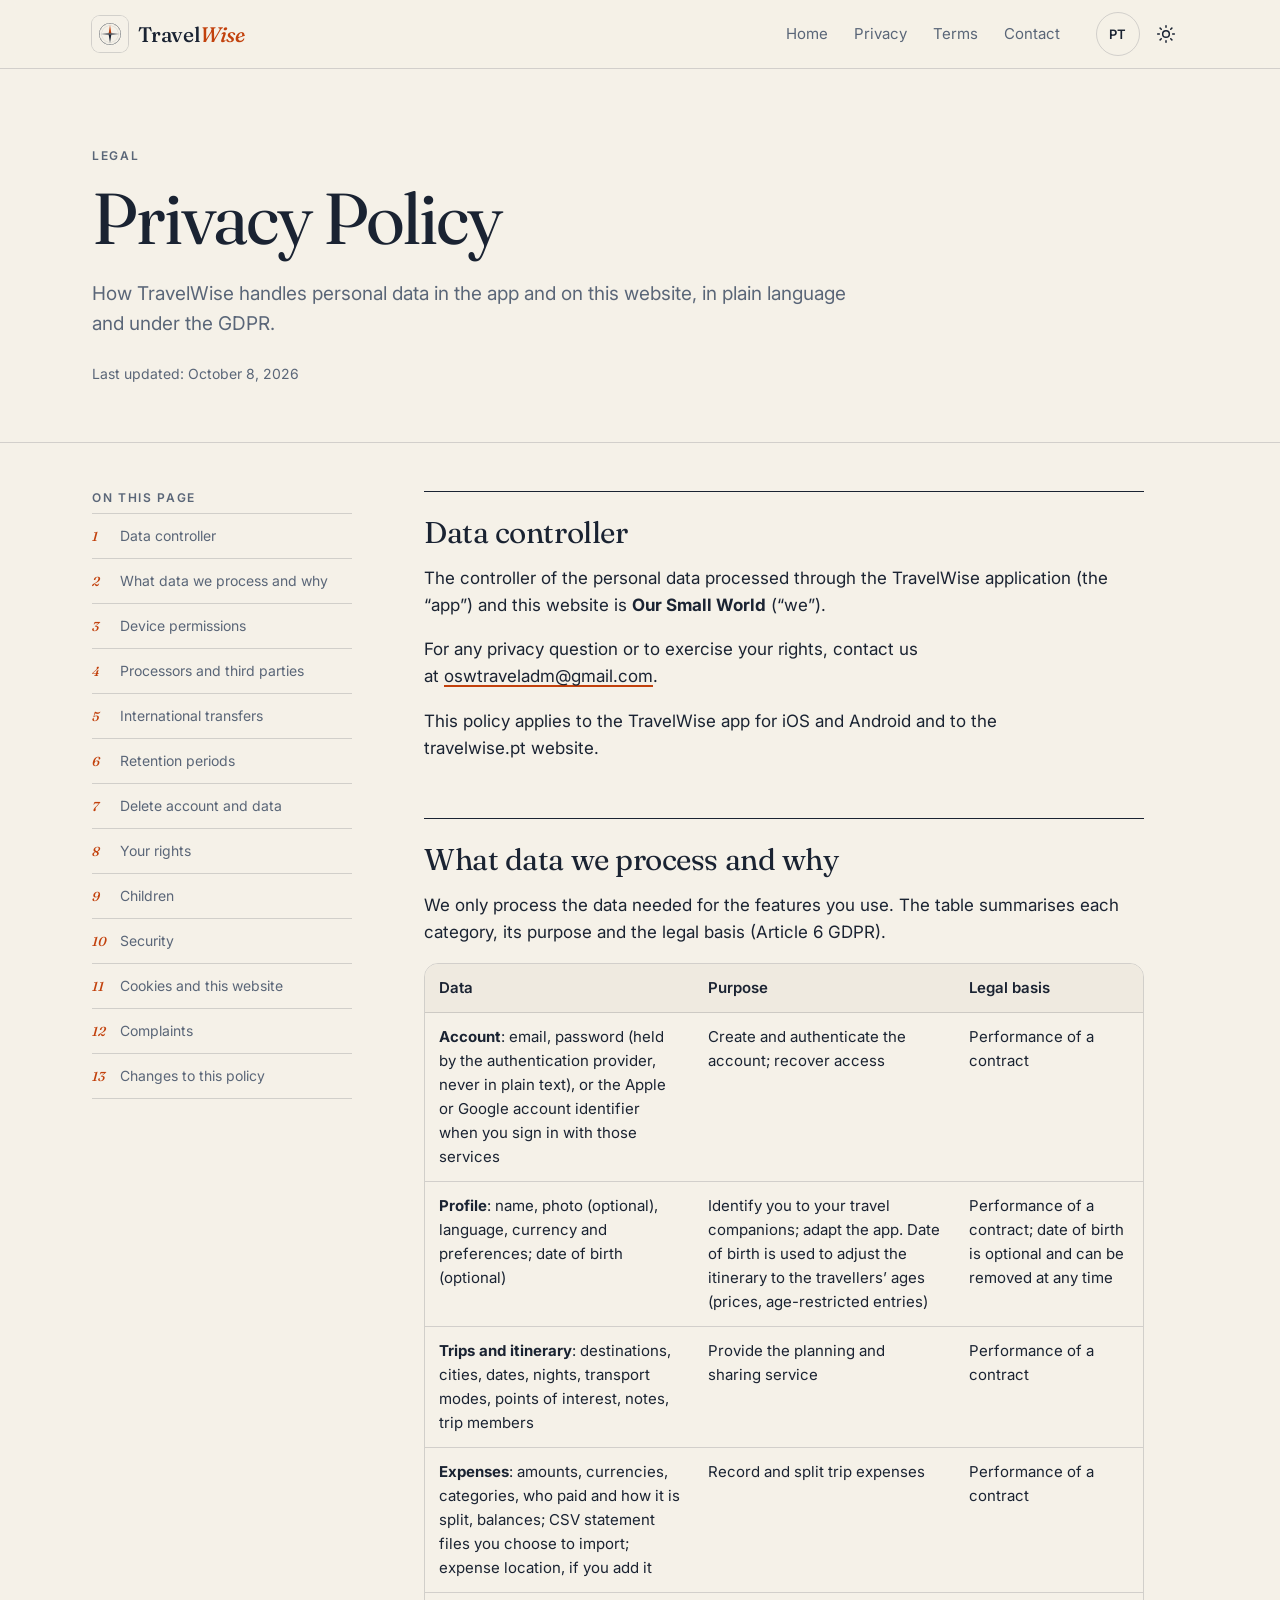
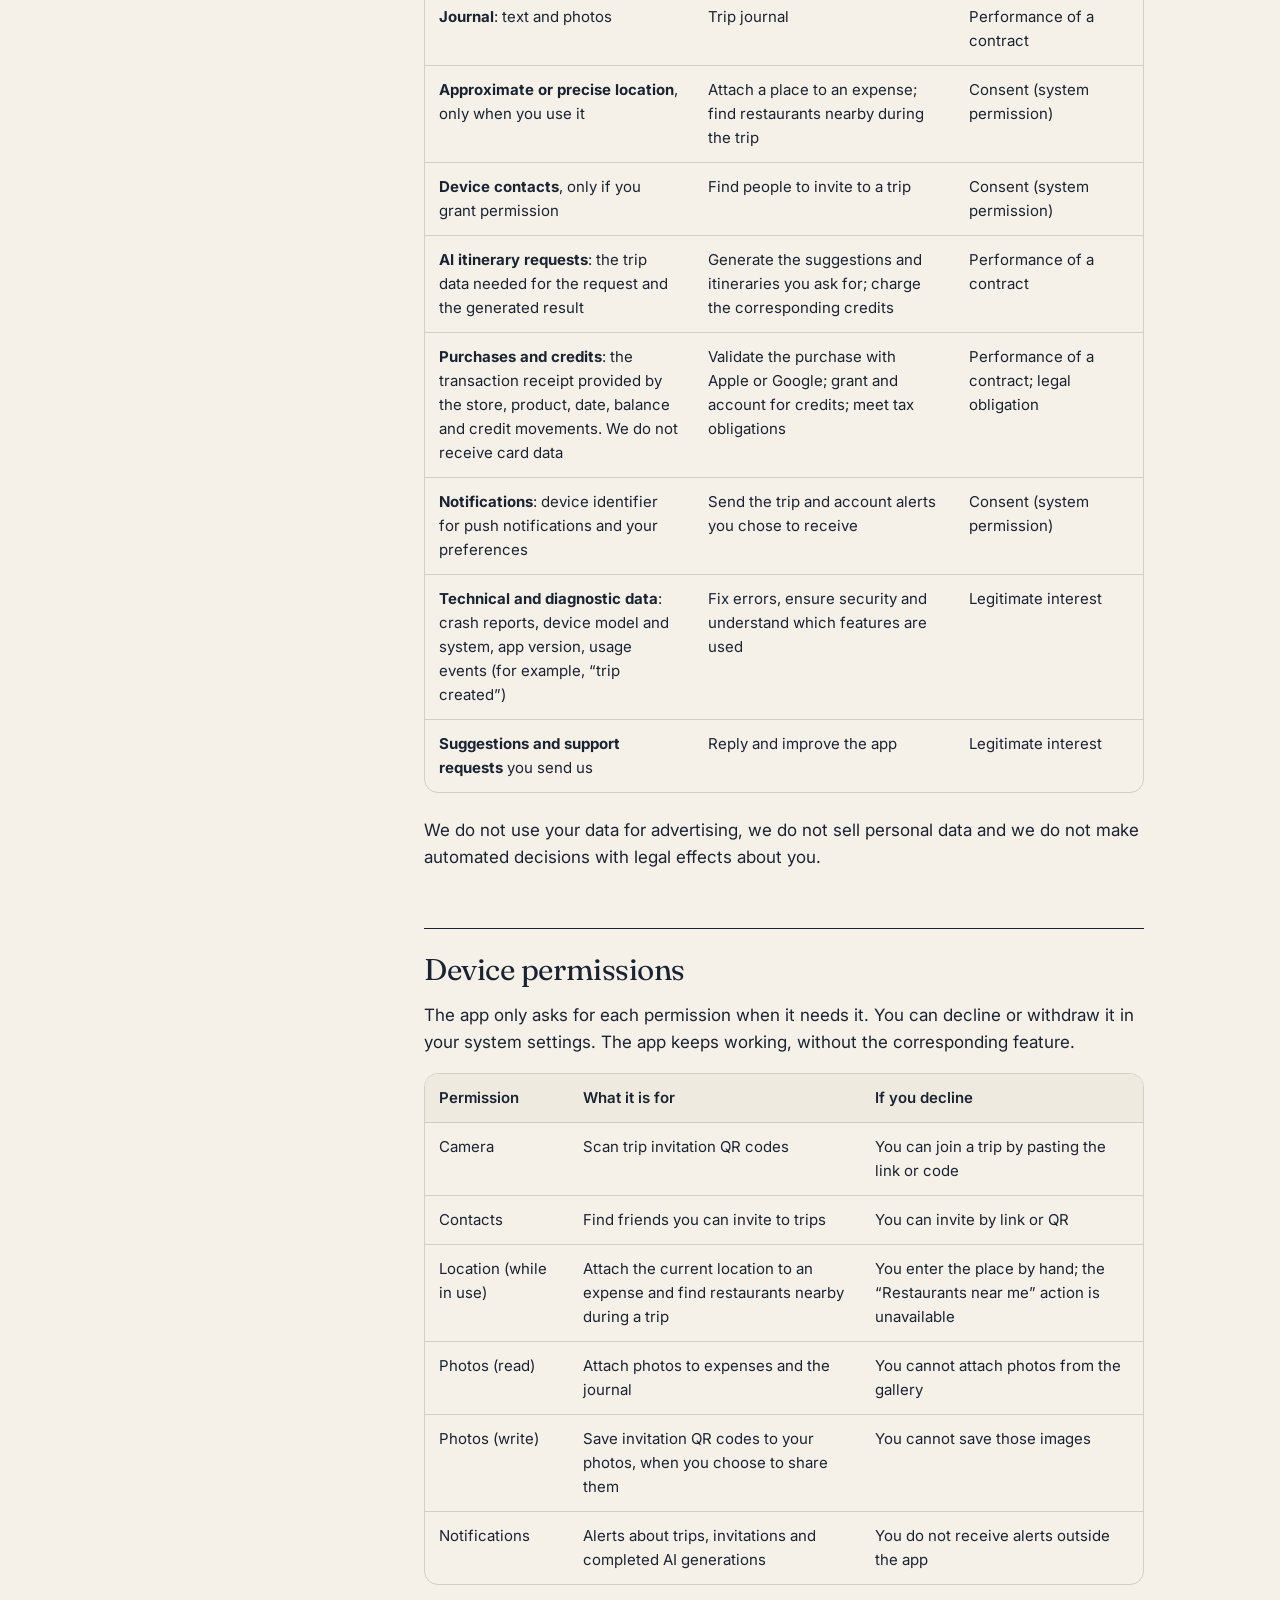
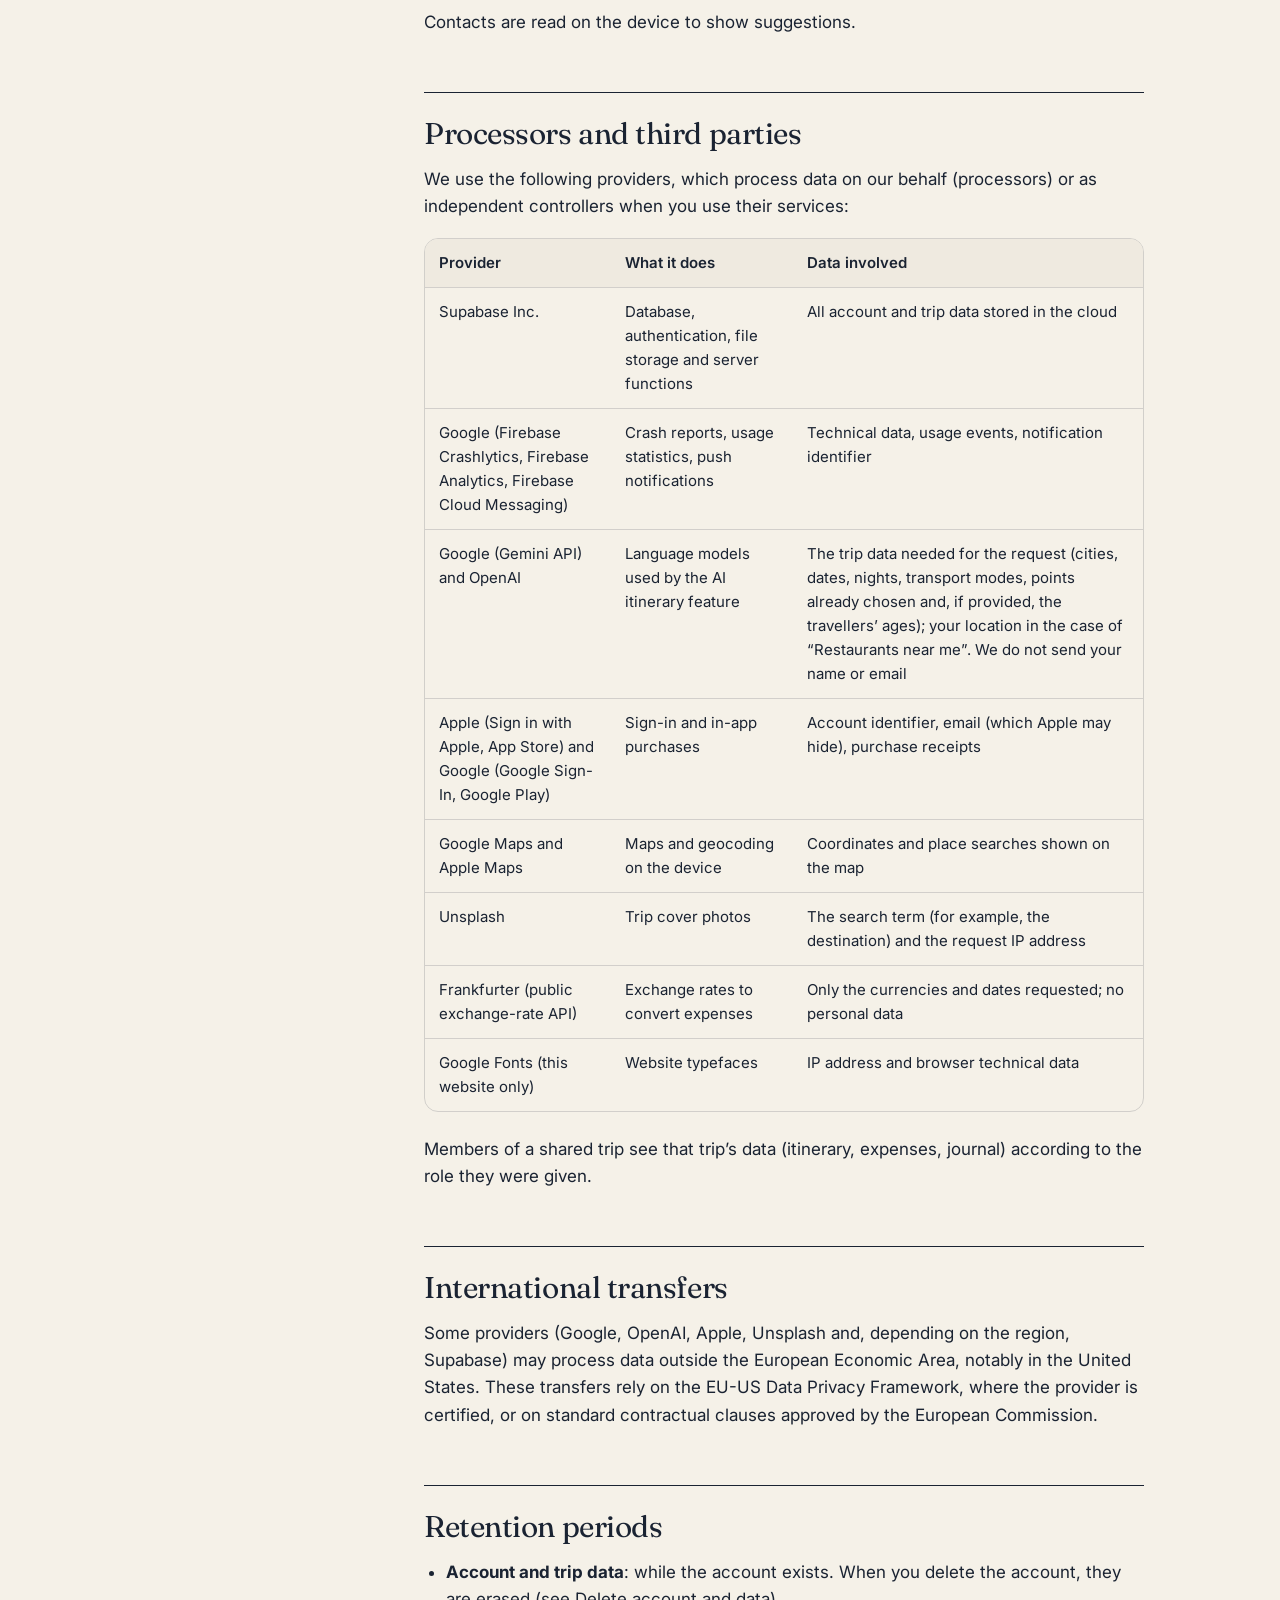
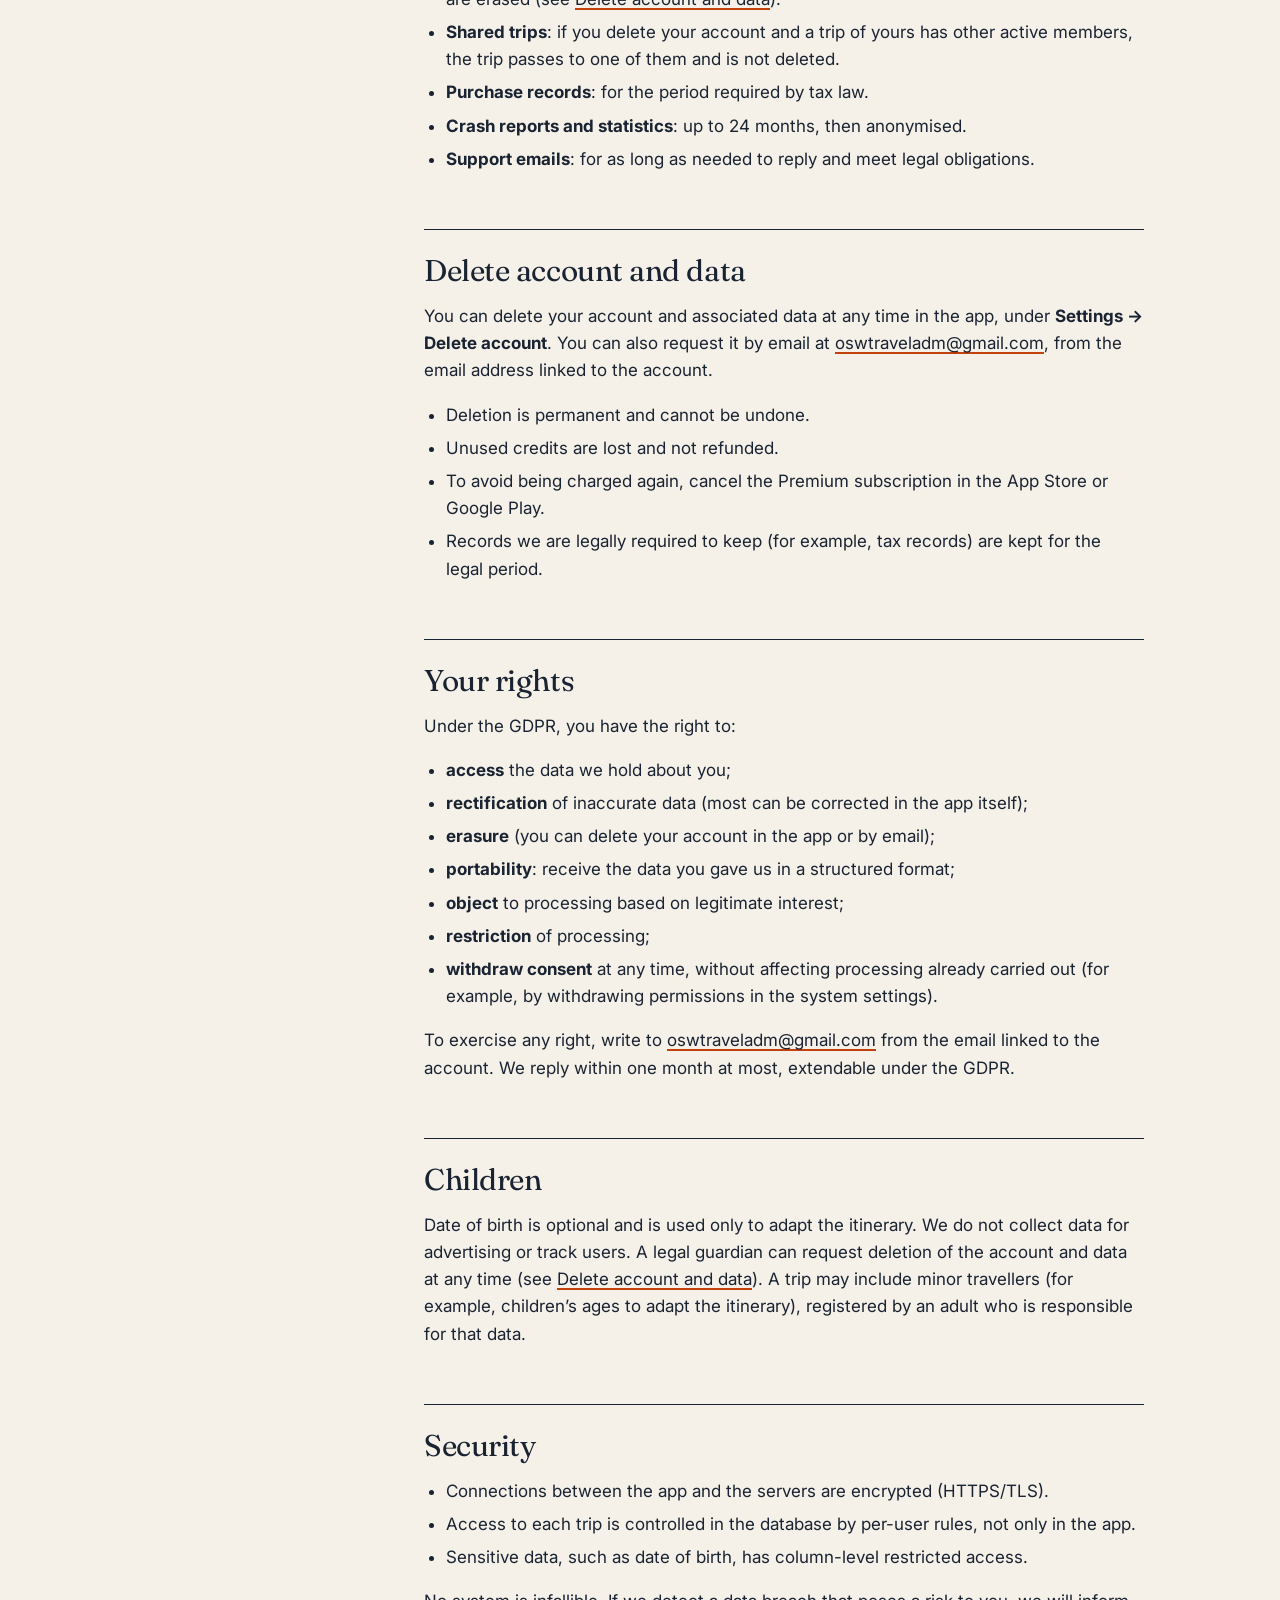
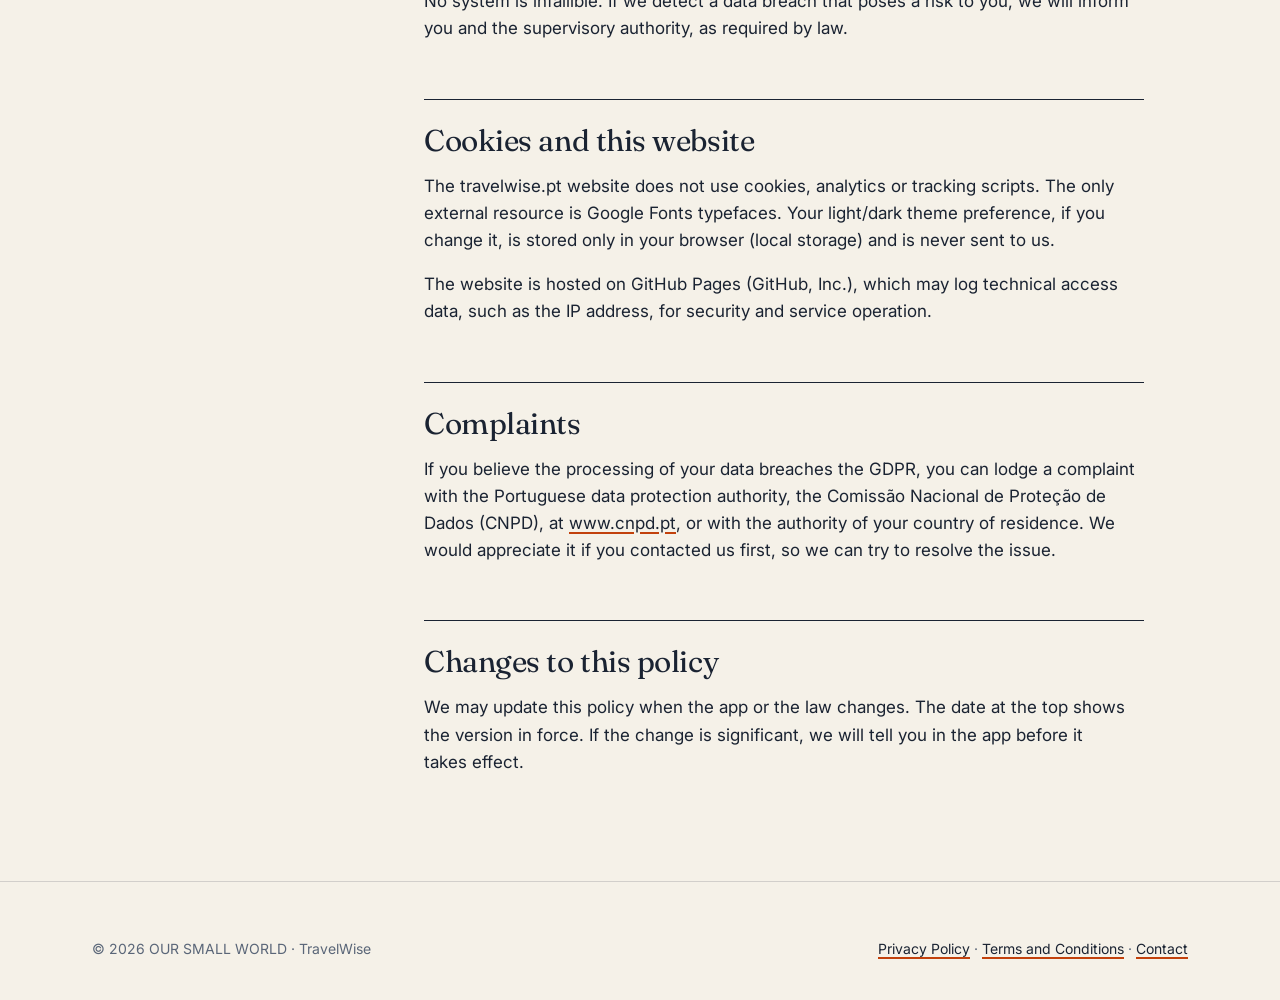
<file: en/privacy.html>
<!DOCTYPE html>
<html lang="en">
<head>
<meta charset="utf-8">
<meta name="viewport" content="width=device-width, initial-scale=1, viewport-fit=cover">
<title>Privacy Policy · TravelWise</title>
<meta name="description" content="How TravelWise handles personal data in the app and on this website, under the GDPR.">
<link rel="canonical" href="https://www.travelwise.pt/en/privacy.html">
<link rel="alternate" hreflang="pt-PT" href="https://www.travelwise.pt/privacy.html">
<link rel="alternate" hreflang="en" href="https://www.travelwise.pt/en/privacy.html">
<meta name="theme-color" content="#F5F1E8" media="(prefers-color-scheme: light)">
<meta name="theme-color" content="#0F1620" media="(prefers-color-scheme: dark)">
<link rel="icon" type="image/png" href="../favicon.png">
<link rel="apple-touch-icon" href="../assets/img/apple-touch-icon.png">
<link rel="preconnect" href="https://fonts.googleapis.com">
<link rel="preconnect" href="https://fonts.gstatic.com" crossorigin>
<link rel="stylesheet" href="https://fonts.googleapis.com/css2?family=Fraunces:ital,opsz,wght@0,9..144,300..600;1,9..144,300..600&family=Inter:wght@400;500;600&display=swap">
<link rel="stylesheet" href="../assets/css/site.css">
<script>try{var t=localStorage.getItem("tw-theme");if(t)document.documentElement.setAttribute("data-theme",t)}catch(e){}</script>
<script src="../assets/js/site.js" defer></script>
</head>
<body>
<a class="skip" href="#main">Skip to content</a>
<header class="site-header">
<div class="wrap">
<a class="brand" href="./"><img src="../assets/img/logo-96.png" width="36" height="36" alt=""><span>Travel<i>Wise</i></span></a>
<nav class="nav" aria-label="Main">
<ul class="nav-links" id="nav-links"><li><a href="./">Home</a></li><li><a href="privacy.html" aria-current="page">Privacy</a></li><li><a href="termsOfUse.html">Terms</a></li><li><a href="mailto:oswtraveladm@gmail.com">Contact</a></li></ul>
</nav>
<div class="tools">
<a class="lang" href="../privacy.html" hreflang="pt" lang="pt" aria-label="Versão em português">PT</a>
<button class="icon-btn theme-btn" type="button" aria-label="Toggle light/dark theme"><svg class="sun" viewBox="0 0 24 24" fill="none" stroke="currentColor" stroke-width="1.8" stroke-linecap="round" aria-hidden="true"><circle cx="12" cy="12" r="4"/><path d="M12 2v2M12 20v2M4.93 4.93l1.41 1.41M17.66 17.66l1.41 1.41M2 12h2M20 12h2M6.34 17.66l-1.41 1.41M19.07 4.93l-1.41 1.41"/></svg><svg class="moon" viewBox="0 0 24 24" fill="none" stroke="currentColor" stroke-width="1.8" stroke-linecap="round" stroke-linejoin="round" aria-hidden="true"><path d="M12 3a6 6 0 0 0 9 9 9 9 0 1 1-9-9Z"/></svg></button>
<button class="icon-btn menu-btn" type="button" aria-expanded="false" aria-controls="nav-links" aria-label="Menu"><svg viewBox="0 0 24 24" fill="none" stroke="currentColor" stroke-width="1.8" stroke-linecap="round" aria-hidden="true"><path d="M4 7h16M4 12h16M4 17h16"/></svg></button>
</div>
</div>
</header>
<main id="main">
<header class="page-head"><div class="wrap"><p class="eyebrow">Legal</p><h1>Privacy Policy</h1><p class="lede">How TravelWise handles personal data in the app and on this website, in plain language and under the GDPR.</p><div class="meta"><span>Last updated: October 8, 2026</span></div></div></header>
<div class="wrap legal">
<aside class="toc" aria-label="On this page"><details open><summary>On this page</summary><h2>On this page</h2><ol><li><a href="#controller">Data controller</a></li><li><a href="#data">What data we process and why</a></li><li><a href="#permissions">Device permissions</a></li><li><a href="#third-parties">Processors and third parties</a></li><li><a href="#transfers">International transfers</a></li><li><a href="#retention">Retention periods</a></li><li><a href="#delete-account">Delete account and data</a></li><li><a href="#rights">Your rights</a></li><li><a href="#children">Children</a></li><li><a href="#security">Security</a></li><li><a href="#cookies">Cookies and this website</a></li><li><a href="#complaints">Complaints</a></li><li><a href="#changes">Changes to this policy</a></li></ol></details></aside>
<article class="prose">
<section id="controller">
<h2>Data controller</h2>
<p>The controller of the personal data processed through the TravelWise application (the “app”) and this website is <b>Our Small World</b> (“we”).</p>
<p>For any privacy question or to exercise your rights, contact us at <a href="mailto:oswtraveladm@gmail.com">oswtraveladm@gmail.com</a>.</p>
<p>This policy applies to the TravelWise app for iOS and Android and to the travelwise.pt website.</p>
</section>
<section id="data">
<h2>What data we process and why</h2>
<p>We only process the data needed for the features you use. The table summarises each category, its purpose and the legal basis (Article 6 GDPR).</p><div class="table-wrap"><table><thead><tr><th>Data</th><th>Purpose</th><th>Legal basis</th></tr></thead><tbody><tr><td data-label="Data"><b>Account</b>: email, password (held by the authentication provider, never in plain text), or the Apple or Google account identifier when you sign in with those services</td><td data-label="Purpose">Create and authenticate the account; recover access</td><td data-label="Legal basis">Performance of a contract</td></tr><tr><td data-label="Data"><b>Profile</b>: name, photo (optional), language, currency and preferences; date of birth (optional)</td><td data-label="Purpose">Identify you to your travel companions; adapt the app. Date of birth is used to adjust the itinerary to the travellers’ ages (prices, age-restricted entries)</td><td data-label="Legal basis">Performance of a contract; date of birth is optional and can be removed at any time</td></tr><tr><td data-label="Data"><b>Trips and itinerary</b>: destinations, cities, dates, nights, transport modes, points of interest, notes, trip members</td><td data-label="Purpose">Provide the planning and sharing service</td><td data-label="Legal basis">Performance of a contract</td></tr><tr><td data-label="Data"><b>Expenses</b>: amounts, currencies, categories, who paid and how it is split, balances; CSV statement files you choose to import; expense location, if you add it</td><td data-label="Purpose">Record and split trip expenses</td><td data-label="Legal basis">Performance of a contract</td></tr><tr><td data-label="Data"><b>Journal</b>: text and photos</td><td data-label="Purpose">Trip journal</td><td data-label="Legal basis">Performance of a contract</td></tr><tr><td data-label="Data"><b>Approximate or precise location</b>, only when you use it</td><td data-label="Purpose">Attach a place to an expense; find restaurants nearby during the trip</td><td data-label="Legal basis">Consent (system permission)</td></tr><tr><td data-label="Data"><b>Device contacts</b>, only if you grant permission</td><td data-label="Purpose">Find people to invite to a trip</td><td data-label="Legal basis">Consent (system permission)</td></tr><tr><td data-label="Data"><b>AI itinerary requests</b>: the trip data needed for the request and the generated result</td><td data-label="Purpose">Generate the suggestions and itineraries you ask for; charge the corresponding credits</td><td data-label="Legal basis">Performance of a contract</td></tr><tr><td data-label="Data"><b>Purchases and credits</b>: the transaction receipt provided by the store, product, date, balance and credit movements. We do not receive card data</td><td data-label="Purpose">Validate the purchase with Apple or Google; grant and account for credits; meet tax obligations</td><td data-label="Legal basis">Performance of a contract; legal obligation</td></tr><tr><td data-label="Data"><b>Notifications</b>: device identifier for push notifications and your preferences</td><td data-label="Purpose">Send the trip and account alerts you chose to receive</td><td data-label="Legal basis">Consent (system permission)</td></tr><tr><td data-label="Data"><b>Technical and diagnostic data</b>: crash reports, device model and system, app version, usage events (for example, “trip created”)</td><td data-label="Purpose">Fix errors, ensure security and understand which features are used</td><td data-label="Legal basis">Legitimate interest</td></tr><tr><td data-label="Data"><b>Suggestions and support requests</b> you send us</td><td data-label="Purpose">Reply and improve the app</td><td data-label="Legal basis">Legitimate interest</td></tr></tbody></table></div><p>We do not use your data for advertising, we do not sell personal data and we do not make automated decisions with legal effects about you.</p>
</section>
<section id="permissions">
<h2>Device permissions</h2>
<p>The app only asks for each permission when it needs it. You can decline or withdraw it in your system settings. The app keeps working, without the corresponding feature.</p><div class="table-wrap"><table><thead><tr><th>Permission</th><th>What it is for</th><th>If you decline</th></tr></thead><tbody><tr><td data-label="Permission">Camera</td><td data-label="What it is for">Scan trip invitation QR codes</td><td data-label="If you decline">You can join a trip by pasting the link or code</td></tr><tr><td data-label="Permission">Contacts</td><td data-label="What it is for">Find friends you can invite to trips</td><td data-label="If you decline">You can invite by link or QR</td></tr><tr><td data-label="Permission">Location (while in use)</td><td data-label="What it is for">Attach the current location to an expense and find restaurants nearby during a trip</td><td data-label="If you decline">You enter the place by hand; the “Restaurants near me” action is unavailable</td></tr><tr><td data-label="Permission">Photos (read)</td><td data-label="What it is for">Attach photos to expenses and the journal</td><td data-label="If you decline">You cannot attach photos from the gallery</td></tr><tr><td data-label="Permission">Photos (write)</td><td data-label="What it is for">Save invitation QR codes to your photos, when you choose to share them</td><td data-label="If you decline">You cannot save those images</td></tr><tr><td data-label="Permission">Notifications</td><td data-label="What it is for">Alerts about trips, invitations and completed AI generations</td><td data-label="If you decline">You do not receive alerts outside the app</td></tr></tbody></table></div><p>Contacts are read on the device to show suggestions.</p>
</section>
<section id="third-parties">
<h2>Processors and third parties</h2>
<p>We use the following providers, which process data on our behalf (processors) or as independent controllers when you use their services:</p><div class="table-wrap"><table><thead><tr><th>Provider</th><th>What it does</th><th>Data involved</th></tr></thead><tbody><tr><td data-label="Provider">Supabase Inc.</td><td data-label="What it does">Database, authentication, file storage and server functions</td><td data-label="Data involved">All account and trip data stored in the cloud</td></tr><tr><td data-label="Provider">Google (Firebase Crashlytics, Firebase Analytics, Firebase Cloud Messaging)</td><td data-label="What it does">Crash reports, usage statistics, push notifications</td><td data-label="Data involved">Technical data, usage events, notification identifier</td></tr><tr><td data-label="Provider">Google (Gemini API) and OpenAI</td><td data-label="What it does">Language models used by the AI itinerary feature</td><td data-label="Data involved">The trip data needed for the request (cities, dates, nights, transport modes, points already chosen and, if provided, the travellers’ ages); your location in the case of “Restaurants near me”. We do not send your name or email</td></tr><tr><td data-label="Provider">Apple (Sign in with Apple, App Store) and Google (Google Sign-In, Google Play)</td><td data-label="What it does">Sign-in and in-app purchases</td><td data-label="Data involved">Account identifier, email (which Apple may hide), purchase receipts</td></tr><tr><td data-label="Provider">Google Maps and Apple Maps</td><td data-label="What it does">Maps and geocoding on the device</td><td data-label="Data involved">Coordinates and place searches shown on the map</td></tr><tr><td data-label="Provider">Unsplash</td><td data-label="What it does">Trip cover photos</td><td data-label="Data involved">The search term (for example, the destination) and the request IP address</td></tr><tr><td data-label="Provider">Frankfurter (public exchange-rate API)</td><td data-label="What it does">Exchange rates to convert expenses</td><td data-label="Data involved">Only the currencies and dates requested; no personal data</td></tr><tr><td data-label="Provider">Google Fonts (this website only)</td><td data-label="What it does">Website typefaces</td><td data-label="Data involved">IP address and browser technical data</td></tr></tbody></table></div><p>Members of a shared trip see that trip’s data (itinerary, expenses, journal) according to the role they were given.</p>
</section>
<section id="transfers">
<h2>International transfers</h2>
<p>Some providers (Google, OpenAI, Apple, Unsplash and, depending on the region, Supabase) may process data outside the European Economic Area, notably in the United States. These transfers rely on the EU-US Data Privacy Framework, where the provider is certified, or on standard contractual clauses approved by the European Commission.</p>
</section>
<section id="retention">
<h2>Retention periods</h2>
<ul>
<li><b>Account and trip data</b>: while the account exists. When you delete the account, they are erased (see <a href="#delete-account">Delete account and data</a>).</li>
<li><b>Shared trips</b>: if you delete your account and a trip of yours has other active members, the trip passes to one of them and is not deleted.</li>
<li><b>Purchase records</b>: for the period required by tax law.</li>
<li><b>Crash reports and statistics</b>: up to 24 months, then anonymised.</li>
<li><b>Support emails</b>: for as long as needed to reply and meet legal obligations.</li>
</ul>
</section>
<section id="delete-account">
<h2>Delete account and data</h2>
<p>You can delete your account and associated data at any time in the app, under <b>Settings → Delete account</b>. You can also request it by email at <a href="mailto:oswtraveladm@gmail.com">oswtraveladm@gmail.com</a>, from the email address linked to the account.</p>
<ul>
<li>Deletion is permanent and cannot be undone.</li>
<li>Unused credits are lost and not refunded.</li>
<li>To avoid being charged again, cancel the Premium subscription in the App Store or Google Play.</li>
<li>Records we are legally required to keep (for example, tax records) are kept for the legal period.</li>
</ul>
</section>
<section id="rights">
<h2>Your rights</h2>
<p>Under the GDPR, you have the right to:</p>
<ul>
<li><b>access</b> the data we hold about you;</li>
<li><b>rectification</b> of inaccurate data (most can be corrected in the app itself);</li>
<li><b>erasure</b> (you can delete your account in the app or by email);</li>
<li><b>portability</b>: receive the data you gave us in a structured format;</li>
<li><b>object</b> to processing based on legitimate interest;</li>
<li><b>restriction</b> of processing;</li>
<li><b>withdraw consent</b> at any time, without affecting processing already carried out (for example, by withdrawing permissions in the system settings).</li>
</ul>
<p>To exercise any right, write to <a href="mailto:oswtraveladm@gmail.com">oswtraveladm@gmail.com</a> from the email linked to the account. We reply within one month at most, extendable under the GDPR.</p>
</section>
<section id="children">
<h2>Children</h2>
<p>Date of birth is optional and is used only to adapt the itinerary. We do not collect data for advertising or track users. A legal guardian can request deletion of the account and data at any time (see <a href="#delete-account">Delete account and data</a>). A trip may include minor travellers (for example, children’s ages to adapt the itinerary), registered by an adult who is responsible for that data.</p>
</section>
<section id="security">
<h2>Security</h2>
<ul>
<li>Connections between the app and the servers are encrypted (HTTPS/TLS).</li>
<li>Access to each trip is controlled in the database by per-user rules, not only in the app.</li>
<li>Sensitive data, such as date of birth, has column-level restricted access.</li>
</ul>
<p>No system is infallible. If we detect a data breach that poses a risk to you, we will inform you and the supervisory authority, as required by law.</p>
</section>
<section id="cookies">
<h2>Cookies and this website</h2>
<p>The travelwise.pt website does not use cookies, analytics or tracking scripts. The only external resource is Google Fonts typefaces. Your light/dark theme preference, if you change it, is stored only in your browser (local storage) and is never sent to us.</p>
<p>The website is hosted on GitHub Pages (GitHub, Inc.), which may log technical access data, such as the IP address, for security and service operation.</p>
</section>
<section id="complaints">
<h2>Complaints</h2>
<p>If you believe the processing of your data breaches the GDPR, you can lodge a complaint with the Portuguese data protection authority, the Comissão Nacional de Proteção de Dados (CNPD), at <a href="https://www.cnpd.pt" rel="noopener">www.cnpd.pt</a>, or with the authority of your country of residence. We would appreciate it if you contacted us first, so we can try to resolve the issue.</p>
</section>
<section id="changes">
<h2>Changes to this policy</h2>
<p>We may update this policy when the app or the law changes. The date at the top shows the version in force. If the change is significant, we will tell you in the app before it takes effect.</p>
</section>
</article>
</div>
</main>
<footer class="site-footer">
<div class="wrap">
<div class="base" style="margin-top:0;padding-top:0;border-top:0"><span>© 2026 OUR SMALL WORLD · TravelWise</span><span><a href="privacy.html">Privacy Policy</a> · <a href="termsOfUse.html">Terms and Conditions</a> · <a href="mailto:oswtraveladm@gmail.com">Contact</a></span></div>
</div>
</footer>
</body>
</html>
</file>
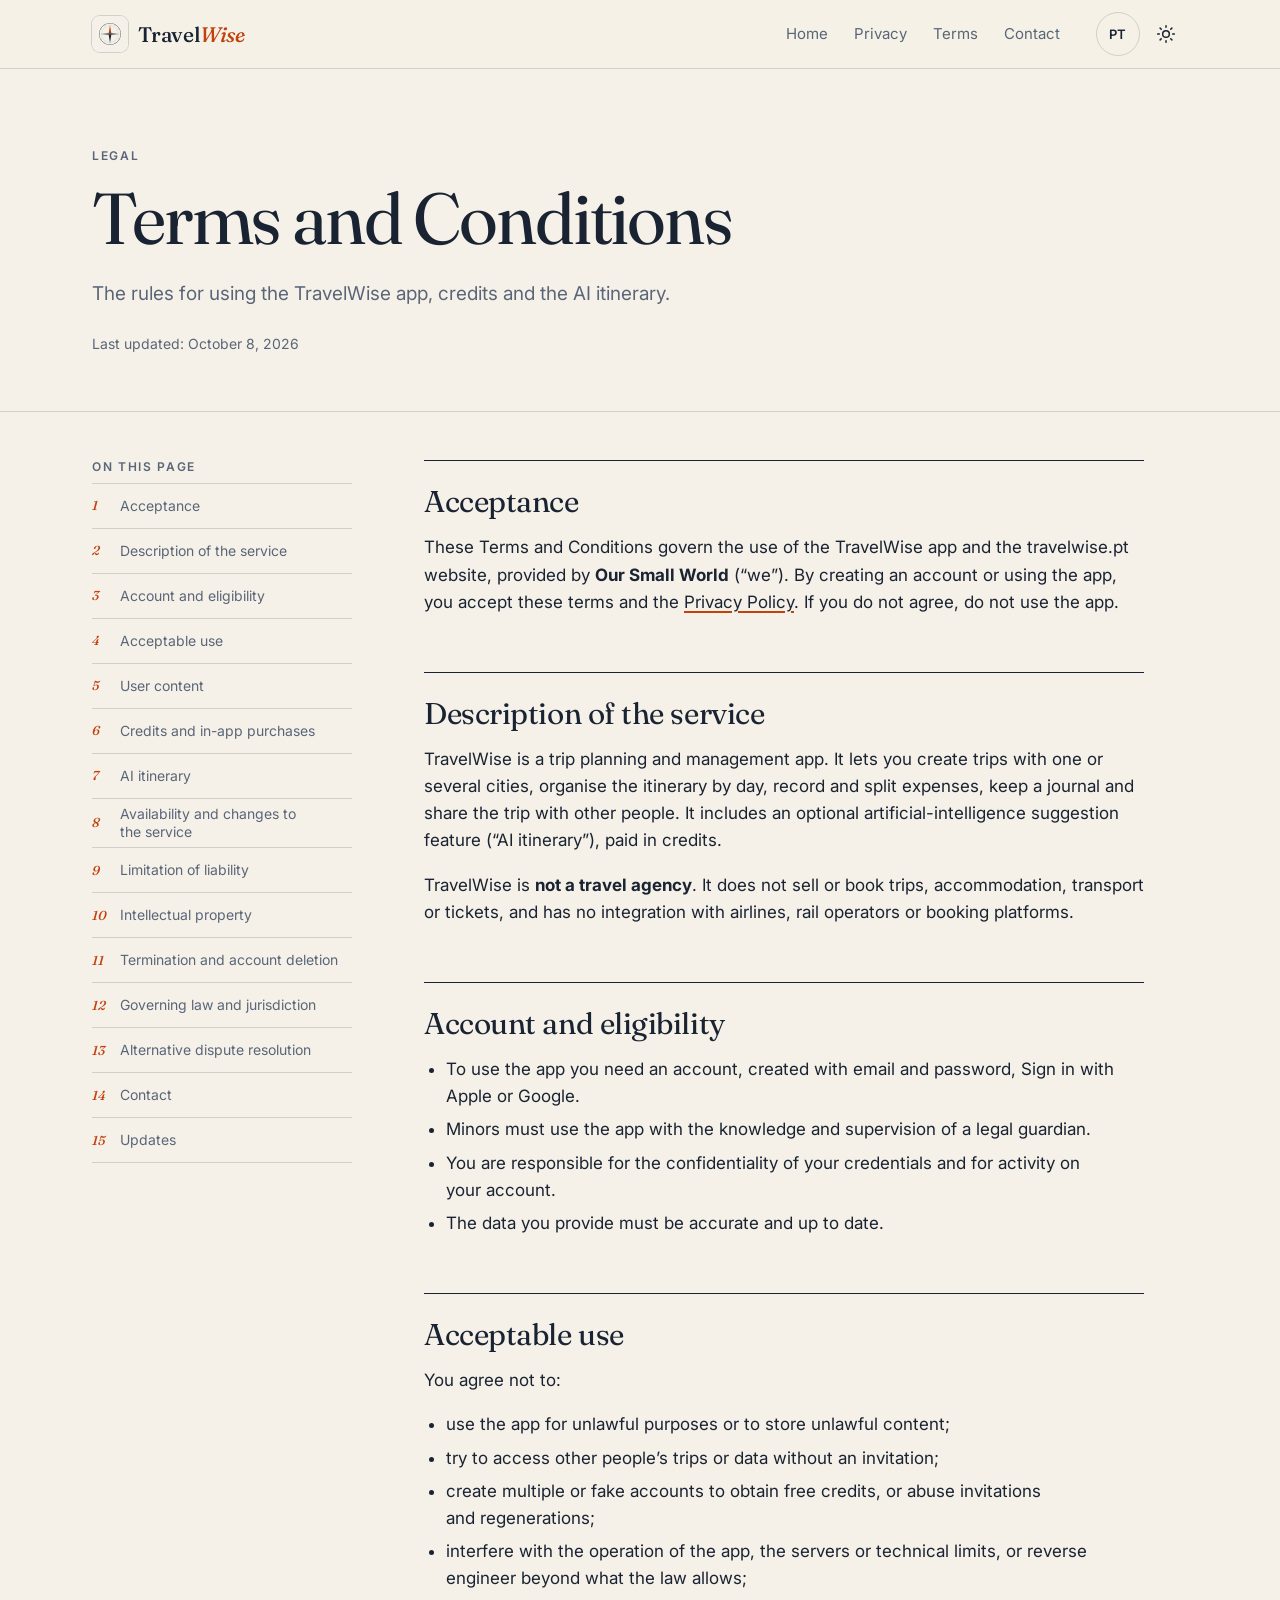
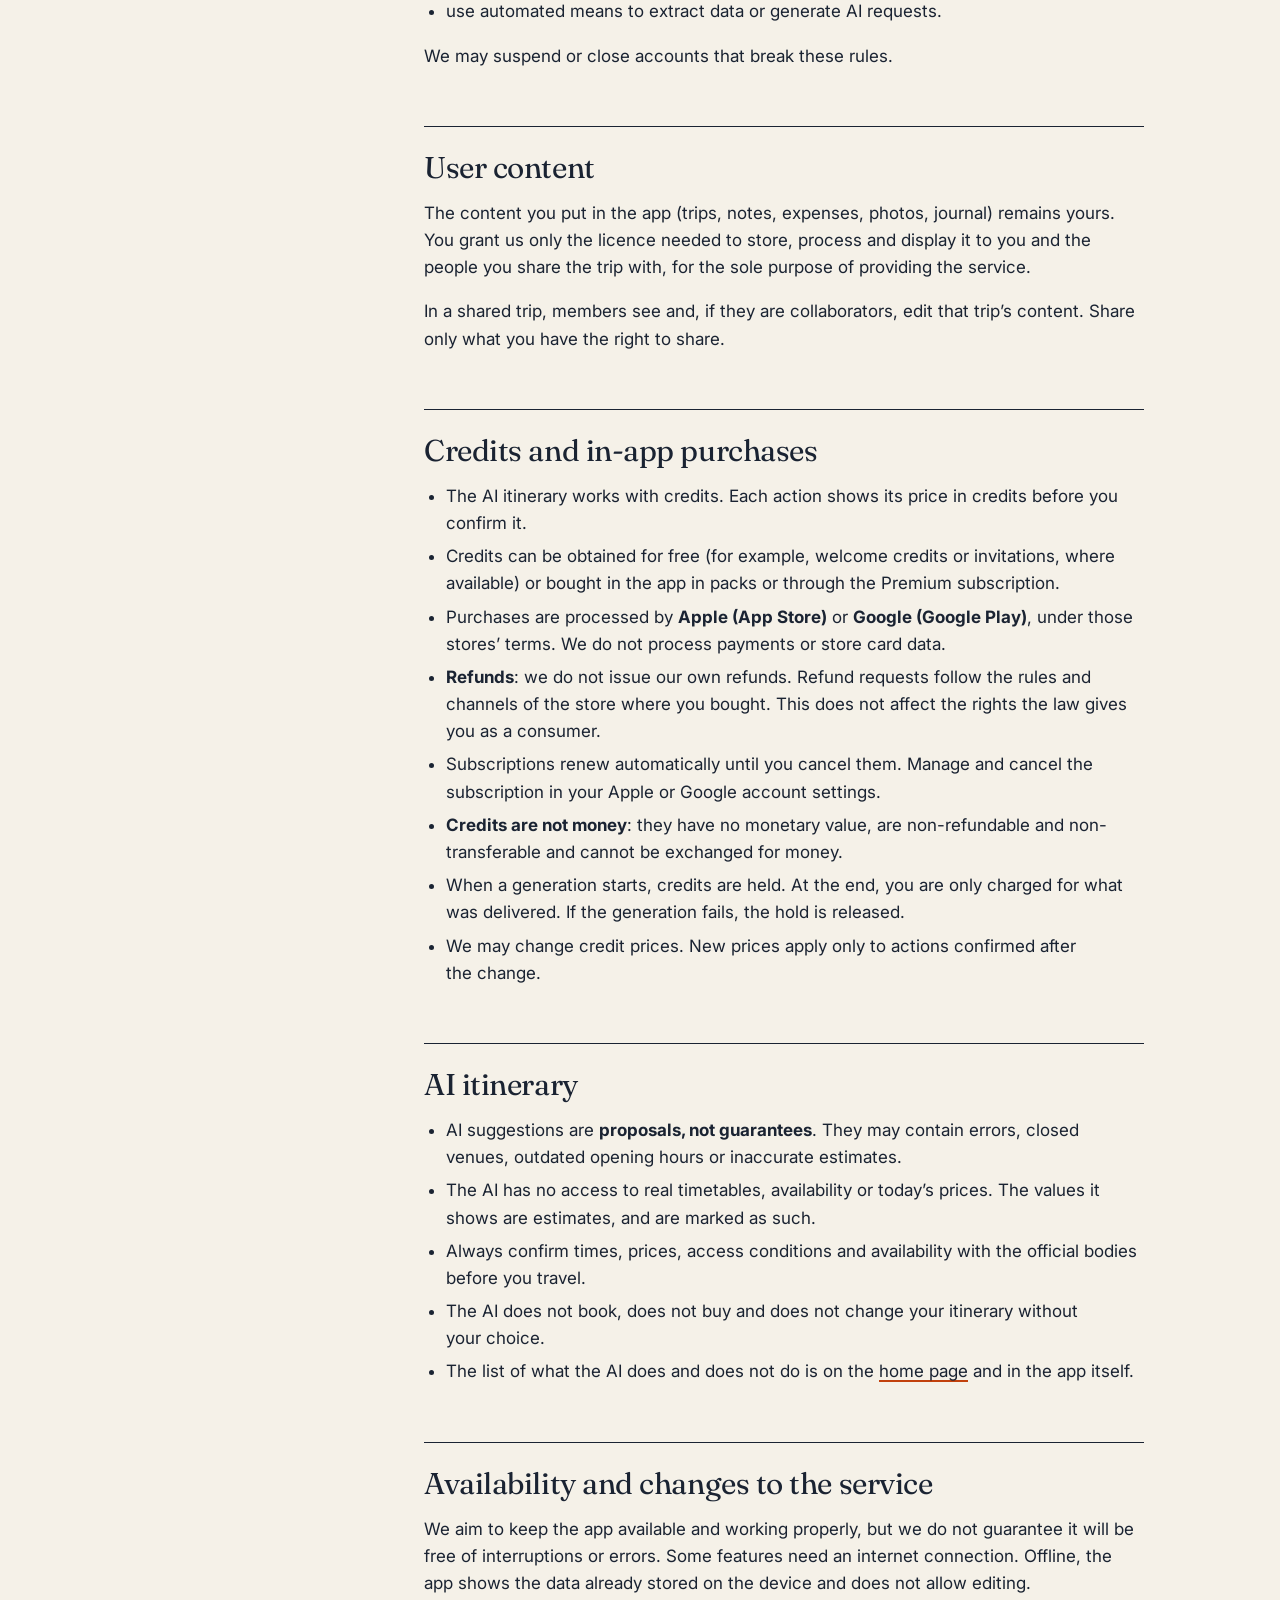
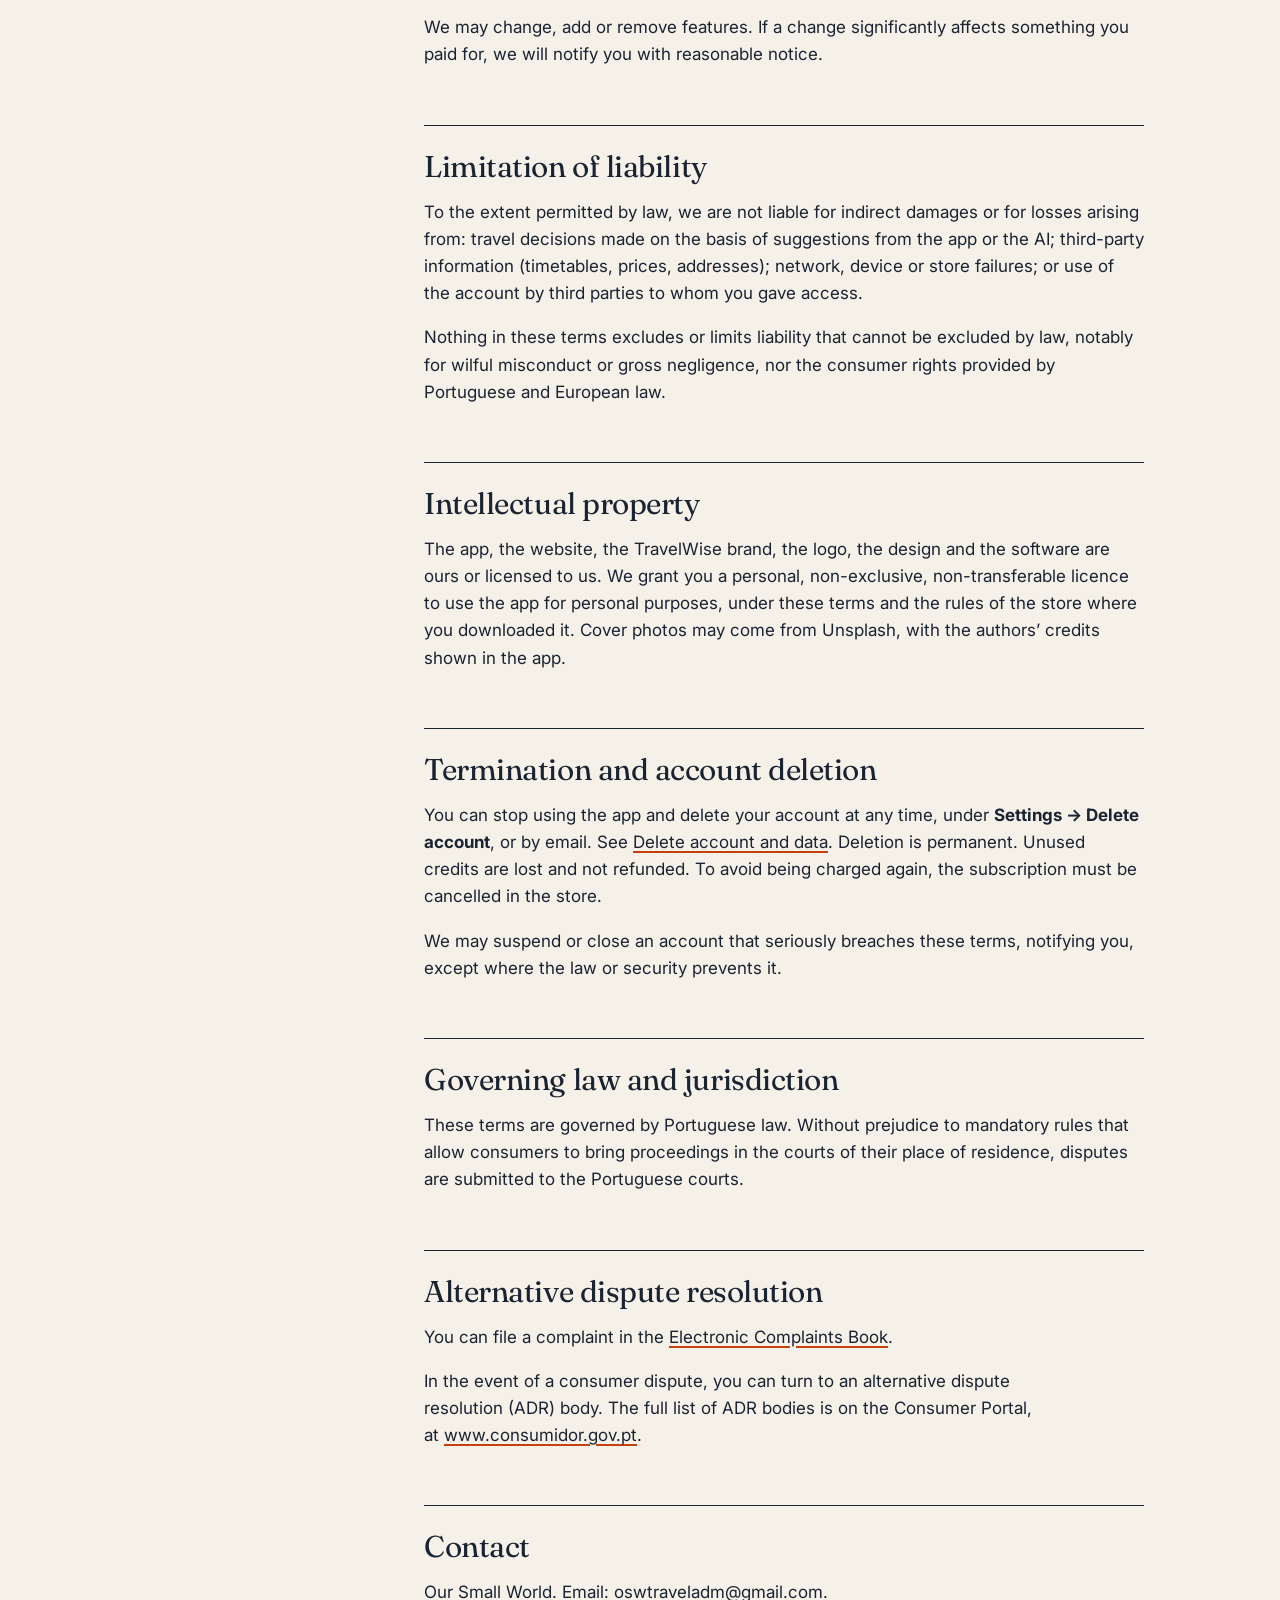
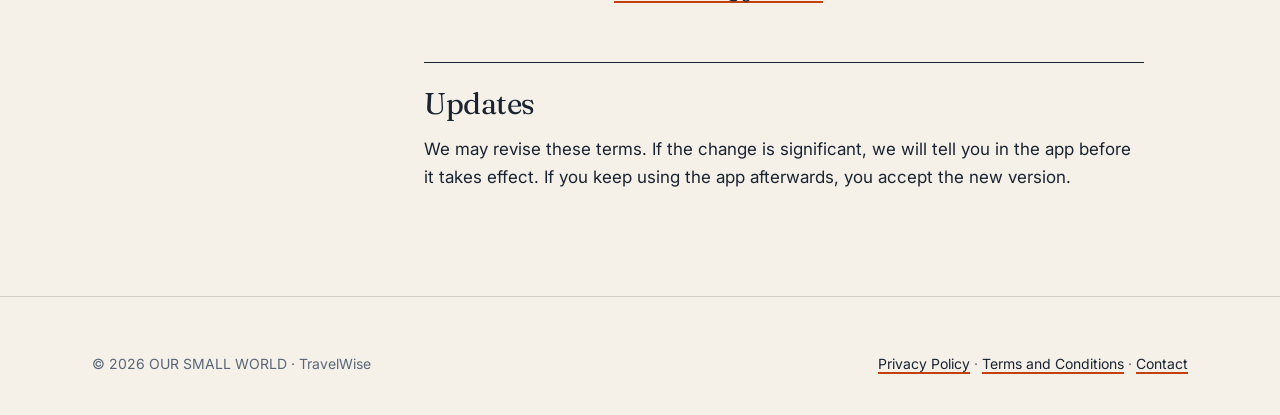
<file: en/termsOfUse.html>
<!DOCTYPE html>
<html lang="en">
<head>
<meta charset="utf-8">
<meta name="viewport" content="width=device-width, initial-scale=1, viewport-fit=cover">
<title>Terms and Conditions · TravelWise</title>
<meta name="description" content="The rules for using the TravelWise app, credits and the AI itinerary.">
<link rel="canonical" href="https://www.travelwise.pt/en/termsOfUse.html">
<link rel="alternate" hreflang="pt-PT" href="https://www.travelwise.pt/termsOfUse.html">
<link rel="alternate" hreflang="en" href="https://www.travelwise.pt/en/termsOfUse.html">
<meta name="theme-color" content="#F5F1E8" media="(prefers-color-scheme: light)">
<meta name="theme-color" content="#0F1620" media="(prefers-color-scheme: dark)">
<link rel="icon" type="image/png" href="../favicon.png">
<link rel="apple-touch-icon" href="../assets/img/apple-touch-icon.png">
<link rel="preconnect" href="https://fonts.googleapis.com">
<link rel="preconnect" href="https://fonts.gstatic.com" crossorigin>
<link rel="stylesheet" href="https://fonts.googleapis.com/css2?family=Fraunces:ital,opsz,wght@0,9..144,300..600;1,9..144,300..600&family=Inter:wght@400;500;600&display=swap">
<link rel="stylesheet" href="../assets/css/site.css">
<script>try{var t=localStorage.getItem("tw-theme");if(t)document.documentElement.setAttribute("data-theme",t)}catch(e){}</script>
<script src="../assets/js/site.js" defer></script>
</head>
<body>
<a class="skip" href="#main">Skip to content</a>
<header class="site-header">
<div class="wrap">
<a class="brand" href="./"><img src="../assets/img/logo-96.png" width="36" height="36" alt=""><span>Travel<i>Wise</i></span></a>
<nav class="nav" aria-label="Main">
<ul class="nav-links" id="nav-links"><li><a href="./">Home</a></li><li><a href="privacy.html">Privacy</a></li><li><a href="termsOfUse.html" aria-current="page">Terms</a></li><li><a href="mailto:oswtraveladm@gmail.com">Contact</a></li></ul>
</nav>
<div class="tools">
<a class="lang" href="../termsOfUse.html" hreflang="pt" lang="pt" aria-label="Versão em português">PT</a>
<button class="icon-btn theme-btn" type="button" aria-label="Toggle light/dark theme"><svg class="sun" viewBox="0 0 24 24" fill="none" stroke="currentColor" stroke-width="1.8" stroke-linecap="round" aria-hidden="true"><circle cx="12" cy="12" r="4"/><path d="M12 2v2M12 20v2M4.93 4.93l1.41 1.41M17.66 17.66l1.41 1.41M2 12h2M20 12h2M6.34 17.66l-1.41 1.41M19.07 4.93l-1.41 1.41"/></svg><svg class="moon" viewBox="0 0 24 24" fill="none" stroke="currentColor" stroke-width="1.8" stroke-linecap="round" stroke-linejoin="round" aria-hidden="true"><path d="M12 3a6 6 0 0 0 9 9 9 9 0 1 1-9-9Z"/></svg></button>
<button class="icon-btn menu-btn" type="button" aria-expanded="false" aria-controls="nav-links" aria-label="Menu"><svg viewBox="0 0 24 24" fill="none" stroke="currentColor" stroke-width="1.8" stroke-linecap="round" aria-hidden="true"><path d="M4 7h16M4 12h16M4 17h16"/></svg></button>
</div>
</div>
</header>
<main id="main">
<header class="page-head"><div class="wrap"><p class="eyebrow">Legal</p><h1>Terms and Conditions</h1><p class="lede">The rules for using the TravelWise app, credits and the AI itinerary.</p><div class="meta"><span>Last updated: October 8, 2026</span></div></div></header>
<div class="wrap legal">
<aside class="toc" aria-label="On this page"><details open><summary>On this page</summary><h2>On this page</h2><ol><li><a href="#acceptance">Acceptance</a></li><li><a href="#service">Description of the service</a></li><li><a href="#account">Account and eligibility</a></li><li><a href="#use">Acceptable use</a></li><li><a href="#content">User content</a></li><li><a href="#credits">Credits and in-app purchases</a></li><li><a href="#ai">AI itinerary</a></li><li><a href="#availability">Availability and changes to the service</a></li><li><a href="#liability">Limitation of liability</a></li><li><a href="#ip">Intellectual property</a></li><li><a href="#termination">Termination and account deletion</a></li><li><a href="#law">Governing law and jurisdiction</a></li><li><a href="#adr">Alternative dispute resolution</a></li><li><a href="#contact">Contact</a></li><li><a href="#updates">Updates</a></li></ol></details></aside>
<article class="prose">
<section id="acceptance">
<h2>Acceptance</h2>
<p>These Terms and Conditions govern the use of the TravelWise app and the travelwise.pt website, provided by <b>Our Small World</b> (“we”). By creating an account or using the app, you accept these terms and the <a href="privacy.html">Privacy Policy</a>. If you do not agree, do not use the app.</p>
</section>
<section id="service">
<h2>Description of the service</h2>
<p>TravelWise is a trip planning and management app. It lets you create trips with one or several cities, organise the itinerary by day, record and split expenses, keep a journal and share the trip with other people. It includes an optional artificial-intelligence suggestion feature (“AI itinerary”), paid in credits.</p>
<p>TravelWise is <b>not a travel agency</b>. It does not sell or book trips, accommodation, transport or tickets, and has no integration with airlines, rail operators or booking platforms.</p>
</section>
<section id="account">
<h2>Account and eligibility</h2>
<ul>
<li>To use the app you need an account, created with email and password, Sign in with Apple or Google.</li>
<li>Minors must use the app with the knowledge and supervision of a legal guardian.</li>
<li>You are responsible for the confidentiality of your credentials and for activity on your account.</li>
<li>The data you provide must be accurate and up to date.</li>
</ul>
</section>
<section id="use">
<h2>Acceptable use</h2>
<p>You agree not to:</p>
<ul>
<li>use the app for unlawful purposes or to store unlawful content;</li>
<li>try to access other people’s trips or data without an invitation;</li>
<li>create multiple or fake accounts to obtain free credits, or abuse invitations and regenerations;</li>
<li>interfere with the operation of the app, the servers or technical limits, or reverse engineer beyond what the law allows;</li>
<li>use automated means to extract data or generate AI requests.</li>
</ul>
<p>We may suspend or close accounts that break these rules.</p>
</section>
<section id="content">
<h2>User content</h2>
<p>The content you put in the app (trips, notes, expenses, photos, journal) remains yours. You grant us only the licence needed to store, process and display it to you and the people you share the trip with, for the sole purpose of providing the service.</p>
<p>In a shared trip, members see and, if they are collaborators, edit that trip’s content. Share only what you have the right to share.</p>
</section>
<section id="credits">
<h2>Credits and in-app purchases</h2>
<ul>
<li>The AI itinerary works with credits. Each action shows its price in credits before you confirm it.</li>
<li>Credits can be obtained for free (for example, welcome credits or invitations, where available) or bought in the app in packs or through the Premium subscription.</li>
<li>Purchases are processed by <b>Apple (App Store)</b> or <b>Google (Google Play)</b>, under those stores’ terms. We do not process payments or store card data.</li>
<li><b>Refunds</b>: we do not issue our own refunds. Refund requests follow the rules and channels of the store where you bought. This does not affect the rights the law gives you as a consumer.</li>
<li>Subscriptions renew automatically until you cancel them. Manage and cancel the subscription in your Apple or Google account settings.</li>
<li><b>Credits are not money</b>: they have no monetary value, are non-refundable and non-transferable and cannot be exchanged for money.</li>
<li>When a generation starts, credits are held. At the end, you are only charged for what was delivered. If the generation fails, the hold is released.</li>
<li>We may change credit prices. New prices apply only to actions confirmed after the change.</li>
</ul>
</section>
<section id="ai">
<h2>AI itinerary</h2>
<ul>
<li>AI suggestions are <b>proposals, not guarantees</b>. They may contain errors, closed venues, outdated opening hours or inaccurate estimates.</li>
<li>The AI has no access to real timetables, availability or today’s prices. The values it shows are estimates, and are marked as such.</li>
<li>Always confirm times, prices, access conditions and availability with the official bodies before you travel.</li>
<li>The AI does not book, does not buy and does not change your itinerary without your choice.</li>
<li>The list of what the AI does and does not do is on the <a href="./#ai">home page</a> and in the app itself.</li>
</ul>
</section>
<section id="availability">
<h2>Availability and changes to the service</h2>
<p>We aim to keep the app available and working properly, but we do not guarantee it will be free of interruptions or errors. Some features need an internet connection. Offline, the app shows the data already stored on the device and does not allow editing.</p>
<p>We may change, add or remove features. If a change significantly affects something you paid for, we will notify you with reasonable notice.</p>
</section>
<section id="liability">
<h2>Limitation of liability</h2>
<p>To the extent permitted by law, we are not liable for indirect damages or for losses arising from: travel decisions made on the basis of suggestions from the app or the AI; third-party information (timetables, prices, addresses); network, device or store failures; or use of the account by third parties to whom you gave access.</p>
<p>Nothing in these terms excludes or limits liability that cannot be excluded by law, notably for wilful misconduct or gross negligence, nor the consumer rights provided by Portuguese and European law.</p>
</section>
<section id="ip">
<h2>Intellectual property</h2>
<p>The app, the website, the TravelWise brand, the logo, the design and the software are ours or licensed to us. We grant you a personal, non-exclusive, non-transferable licence to use the app for personal purposes, under these terms and the rules of the store where you downloaded it. Cover photos may come from Unsplash, with the authors’ credits shown in the app.</p>
</section>
<section id="termination">
<h2>Termination and account deletion</h2>
<p>You can stop using the app and delete your account at any time, under <b>Settings → Delete account</b>, or by email. See <a href="privacy.html#delete-account">Delete account and data</a>. Deletion is permanent. Unused credits are lost and not refunded. To avoid being charged again, the subscription must be cancelled in the store.</p>
<p>We may suspend or close an account that seriously breaches these terms, notifying you, except where the law or security prevents it.</p>
</section>
<section id="law">
<h2>Governing law and jurisdiction</h2>
<p>These terms are governed by Portuguese law. Without prejudice to mandatory rules that allow consumers to bring proceedings in the courts of their place of residence, disputes are submitted to the Portuguese courts.</p>
</section>
<section id="adr">
<h2>Alternative dispute resolution</h2>
<p>You can file a complaint in the <a href="https://www.livroreclamacoes.pt" rel="noopener">Electronic Complaints Book</a>.</p>
<p>In the event of a consumer dispute, you can turn to an alternative dispute resolution (ADR) body. The full list of ADR bodies is on the Consumer Portal, at <a href="https://www.consumidor.gov.pt" rel="noopener">www.consumidor.gov.pt</a>.</p>
</section>
<section id="contact">
<h2>Contact</h2>
<p>Our Small World. Email: <a href="mailto:oswtraveladm@gmail.com">oswtraveladm@gmail.com</a>.</p>
</section>
<section id="updates">
<h2>Updates</h2>
<p>We may revise these terms. If the change is significant, we will tell you in the app before it takes effect. If you keep using the app afterwards, you accept the new version.</p>
</section>
</article>
</div>
</main>
<footer class="site-footer">
<div class="wrap">
<div class="base" style="margin-top:0;padding-top:0;border-top:0"><span>© 2026 OUR SMALL WORLD · TravelWise</span><span><a href="privacy.html">Privacy Policy</a> · <a href="termsOfUse.html">Terms and Conditions</a> · <a href="mailto:oswtraveladm@gmail.com">Contact</a></span></div>
</div>
</footer>
</body>
</html>
</file>
<file: assets/css/site.css>
/* TravelWise — site público. Cores e tipos de lib/core/theme/travelwise_design_tokens.dart */
:root{
  --bg:#F5F1E8;--surface:#FFFFFF;--surface-alt:#EFEAE0;--ink:#1A2332;--ink-soft:#5A6678;--ink-muted:#8A93A1;
  --line:rgba(26,35,50,.16);--line-strong:#1A2332;--pop:#C2410C;--pop-ink:#FFFFFF;--accent-soft:#E8E2D4;
  --serif:"Fraunces","Times New Roman",serif;--sans:"Inter",system-ui,-apple-system,"Segoe UI",sans-serif;
  --r-card:18px;--r-inner:14px;--wrap:1160px;--pad:20px;
  color-scheme:light;
}
@media (prefers-color-scheme:dark){:root:not([data-theme="light"]){
  --bg:#0F1620;--surface:#172230;--surface-alt:#1F2D3D;--ink:#F5F1E8;--ink-soft:#A8B0BC;--ink-muted:#6B7585;
  --line:rgba(245,241,232,.16);--line-strong:#F5F1E8;--pop:#F97316;--pop-ink:#0F1620;--accent-soft:#1F2D3D;color-scheme:dark}}
:root[data-theme="dark"]{
  --bg:#0F1620;--surface:#172230;--surface-alt:#1F2D3D;--ink:#F5F1E8;--ink-soft:#A8B0BC;--ink-muted:#6B7585;
  --line:rgba(245,241,232,.16);--line-strong:#F5F1E8;--pop:#F97316;--pop-ink:#0F1620;--accent-soft:#1F2D3D;color-scheme:dark}
@media (min-width:760px){:root{--pad:32px}}

*,*::before,*::after{box-sizing:border-box}
html{-webkit-text-size-adjust:100%;scroll-padding-top:88px}
body{margin:0;background:var(--bg);color:var(--ink);font:400 17px/1.6 var(--sans);overflow-x:hidden;text-rendering:optimizeLegibility}
img,svg{display:block;max-width:100%}
h1,h2,h3,h4{font-family:var(--serif);font-weight:500;line-height:1.1;letter-spacing:-.015em;margin:0;text-wrap:balance;font-optical-sizing:auto}
p,li{text-wrap:pretty}
p{margin:0 0 1em}
a{color:var(--ink);text-decoration:underline;text-decoration-color:var(--pop);text-decoration-thickness:1.5px;text-underline-offset:3px}
a:hover{color:var(--pop)}
:focus-visible{outline:2px solid var(--pop);outline-offset:3px;border-radius:4px}
::selection{background:var(--pop);color:var(--pop-ink)}
.wrap{max-width:var(--wrap);margin:0 auto;padding:0 var(--pad)}
.skip{position:absolute;left:12px;top:-60px;z-index:100;background:var(--ink);color:var(--bg);padding:12px 16px;border-radius:10px;text-decoration:none}
.skip:focus{top:12px}
.eyebrow{font:600 12px/1.2 var(--sans);letter-spacing:.14em;text-transform:uppercase;color:var(--ink-soft);margin:0 0 16px}

/* Header */
.site-header{position:sticky;top:0;z-index:50;background:color-mix(in srgb,var(--bg) 92%,transparent);backdrop-filter:saturate(1.2) blur(10px);-webkit-backdrop-filter:saturate(1.2) blur(10px);border-bottom:1px solid var(--line)}
.site-header .wrap{display:flex;align-items:center;gap:16px;min-height:68px}
.brand{display:flex;align-items:center;gap:10px;text-decoration:none;color:var(--ink);font:500 21px/1 var(--serif);letter-spacing:-.01em;min-height:44px}
.brand img{width:36px;height:36px;border-radius:22.37%;flex:none;box-shadow:0 0 0 1px var(--line)}
.nav{margin-left:auto;display:flex;align-items:center;gap:4px}
.nav-links{display:flex;gap:2px;list-style:none;margin:0;padding:0}
.nav-links a{display:flex;align-items:center;min-height:44px;padding:0 12px;text-decoration:none;font-size:15px;color:var(--ink-soft);border-radius:10px}
.nav-links a:hover{color:var(--ink)}
.tools{display:flex;align-items:center;gap:4px;margin-left:8px}
.icon-btn{display:inline-flex;align-items:center;justify-content:center;width:44px;height:44px;border:0;background:none;color:var(--ink);border-radius:999px;cursor:pointer;padding:0}
.icon-btn:hover{background:var(--surface-alt)}
.icon-btn svg{width:20px;height:20px}
.menu-btn{display:none}
.theme-btn .moon{display:none}
:root[data-theme="dark"] .theme-btn .sun{display:none}:root[data-theme="dark"] .theme-btn .moon{display:block}
@media (prefers-color-scheme:dark){:root:not([data-theme="light"]) .theme-btn .sun{display:none}:root:not([data-theme="light"]) .theme-btn .moon{display:block}}
@media (max-width:899px){
  .menu-btn{display:inline-flex}
  .nav{position:static}
  .nav-links{display:none;position:absolute;left:0;right:0;top:100%;flex-direction:column;background:var(--bg);border-bottom:1px solid var(--line);padding:8px var(--pad) 16px}
  .nav-links.open{display:flex}
  .nav-links a{font-size:17px;padding:0 4px;border-bottom:1px solid var(--line);border-radius:0}
}

/* Buttons & store badges */
.btn{display:inline-flex;align-items:center;gap:10px;min-height:48px;padding:0 20px;border-radius:999px;font:600 15px/1 var(--sans);text-decoration:none;border:1px solid var(--ink);color:var(--ink);background:transparent;cursor:pointer}
.btn:hover{background:var(--ink);color:var(--bg)}
.btn svg{width:18px;height:18px;flex:none}
.stores{display:flex;flex-wrap:wrap;gap:12px}
.store{display:inline-flex;align-items:center;gap:12px;min-height:56px;padding:8px 20px 8px 16px;border-radius:12px;background:#000;color:#fff;text-decoration:none;border:1px solid #000}
.store:hover{color:#fff;background:#1A2332}
:root[data-theme="dark"] .store{border-color:#A6A6A6}
@media (prefers-color-scheme:dark){:root:not([data-theme="light"]) .store{border-color:#A6A6A6}}
.store svg{width:24px;height:24px;flex:none;fill:currentColor}
.store span{display:flex;flex-direction:column;line-height:1.1}
.store small{font:500 11px/1.2 var(--sans);letter-spacing:.02em}
.store strong{font:600 19px/1.15 var(--sans);letter-spacing:-.01em}

/* Hero */
.hero{padding:56px 0 64px;border-bottom:1px solid var(--line)}
.hero .wrap{display:grid;gap:48px;align-items:center}
@media (min-width:900px){.hero{padding:88px 0 96px}.hero .wrap{grid-template-columns:minmax(0,1.25fr) minmax(0,.75fr);gap:64px}}
.hero h1{font-size:clamp(42px,7.2vw,86px);font-weight:400;letter-spacing:-.03em;line-height:1}
.hero h1 em{font-style:italic;color:var(--pop)}
.hero .lede{font-size:clamp(18px,2vw,21px);color:var(--ink-soft);max-width:36em;margin:28px 0 32px}
.hero .note{font-size:14px;color:var(--ink-soft);margin:18px 0 0}

/* Sections */
.section{padding:72px 0;border-bottom:1px solid var(--line)}
@media (min-width:900px){.section{padding:104px 0}}
.section-head{display:grid;gap:12px;margin-bottom:48px;max-width:760px}
.section-head h2{font-size:clamp(32px,4.6vw,54px);font-weight:400}
.section-head p{color:var(--ink-soft);font-size:18px;margin:8px 0 0}

/* Features */
.features{list-style:none;margin:0;padding:0;display:grid;grid-template-columns:minmax(0,1fr);border-top:1px solid var(--line-strong)}
@media (min-width:700px){.features{grid-template-columns:repeat(2,minmax(0,1fr))}}
@media (min-width:1040px){.features{grid-template-columns:repeat(3,minmax(0,1fr))}}
.feature{padding:28px 24px 32px 0;border-bottom:1px solid var(--line);display:flex;flex-direction:column;gap:10px}
@media (min-width:700px){.feature{padding:28px 24px 36px}.feature:nth-child(odd){padding-left:0}}
@media (min-width:1040px){.feature{border-right:1px solid var(--line);padding:28px 28px 40px}.feature:nth-child(3n+1){padding-left:0}.feature:nth-child(3n+2),.feature:nth-child(3n){padding-left:28px}.feature:nth-child(3n){border-right:0}}
.feature .num{font:500 14px/1 var(--serif);color:var(--pop);font-style:italic}
.feature h3{font-size:24px}
.feature p{margin:0;color:var(--ink-soft);font-size:16px}

/* Showcase rows with phone mockups */
.showcase{display:grid;gap:56px;margin-top:72px}
.show{display:grid;gap:32px;align-items:center}
@media (min-width:900px){.show{grid-template-columns:minmax(0,1fr) minmax(0,1fr);gap:72px}.show:nth-child(even) .show-text{order:2}}
.show-text h3{font-size:clamp(28px,3.4vw,40px);font-weight:400;margin-bottom:16px}
.show-text p{color:var(--ink-soft);font-size:18px;max-width:30em}
.show-text ul{margin:16px 0 0;padding:0;list-style:none;border-top:1px solid var(--line)}
.show-text li{padding:10px 0;border-bottom:1px solid var(--line);font-size:15px}
.show-figure{display:flex;justify-content:center;margin:0}
.show-figure figcaption{position:absolute;width:1px;height:1px;overflow:hidden;clip:rect(0 0 0 0)}

/* Phone frame with real app screenshots (light/dark follow the site theme) */
.phone{width:288px;max-width:100%;aspect-ratio:923/1992;border-radius:44px;padding:8px;background:#1A2332;box-shadow:0 1px 0 rgba(255,255,255,.08) inset,0 30px 60px -30px rgba(26,35,50,.45);position:relative;flex:none}
:root[data-theme="dark"] .phone{background:#05090E;box-shadow:0 0 0 1px rgba(245,241,232,.14),0 30px 60px -30px rgba(0,0,0,.8)}
@media (prefers-color-scheme:dark){:root:not([data-theme="light"]) .phone{background:#05090E;box-shadow:0 0 0 1px rgba(245,241,232,.14),0 30px 60px -30px rgba(0,0,0,.8)}}
.phone img{width:100%;height:100%;object-fit:cover;border-radius:36px}
.shot-dark{display:none}
:root[data-theme="dark"] .shot-light{display:none}:root[data-theme="dark"] .shot-dark{display:block}
@media (prefers-color-scheme:dark){:root:not([data-theme="light"]) .shot-light{display:none}:root:not([data-theme="light"]) .shot-dark{display:block}}

/* AI does / doesn't */
.ai-cols{display:grid;grid-template-columns:minmax(0,1fr);border-top:1px solid var(--line-strong)}
@media (min-width:800px){.ai-cols{grid-template-columns:repeat(2,minmax(0,1fr))}.ai-col+.ai-col{border-left:1px solid var(--line);padding-left:40px}.ai-col:first-child{padding-right:40px}}
.ai-col{padding-top:28px}
.ai-col h3{font-size:28px;display:flex;align-items:center;gap:12px;margin-bottom:12px}
.ai-col h3 .mark{width:28px;height:28px;border-radius:50%;display:inline-flex;align-items:center;justify-content:center;border:1.5px solid var(--ink);flex:none}
.ai-col h3 .mark svg{width:14px;height:14px}
.ai-col.no h3 .mark{border-color:var(--pop);color:var(--pop)}
.ai-col ul{list-style:none;margin:0;padding:0}
.ai-col li{padding:14px 0;border-bottom:1px solid var(--line);font-size:16px}
.credits{margin-top:48px;display:grid;gap:24px;background:var(--surface);border:1px solid var(--line);border-radius:var(--r-card);padding:28px}
@media (min-width:800px){.credits{grid-template-columns:minmax(0,.8fr) minmax(0,1.2fr);padding:40px;gap:48px}}
.credits h3{font-size:30px;font-weight:400}
.credits ol{margin:0;padding:0;list-style:none;counter-reset:c}
.credits li{counter-increment:c;display:grid;grid-template-columns:36px 1fr;padding:12px 0;border-bottom:1px solid var(--line);font-size:16px}
.credits li:last-child{border-bottom:0}
.credits li::before{content:counter(c,decimal-leading-zero);font:italic 500 15px/1.6 var(--serif);color:var(--pop)}

/* Privacy commitments */
.commit{list-style:none;margin:0;padding:0;display:grid;gap:0;grid-template-columns:minmax(0,1fr);border-top:1px solid var(--line-strong)}
@media (min-width:800px){.commit{grid-template-columns:repeat(3,minmax(0,1fr))}.commit li+li{border-left:1px solid var(--line);padding-left:28px}.commit li{padding-right:28px}}
.commit li{padding-top:24px;padding-bottom:24px;border-bottom:1px solid var(--line)}
@media (min-width:800px){.commit li{border-bottom:0}}
.commit h3{font-size:22px;margin-bottom:8px}
.commit p{color:var(--ink-soft);margin:0;font-size:16px}
.commit-cta{margin-top:32px;display:flex;flex-wrap:wrap;gap:12px}

/* Closing download band */
.closing{padding:72px 0;background:var(--surface-alt)}
.closing .wrap{display:grid;gap:28px}
@media (min-width:900px){.closing .wrap{grid-template-columns:minmax(0,1fr) auto;align-items:end}}
.closing h2{font-size:clamp(32px,4.6vw,54px);font-weight:400}

/* Footer */
.site-footer{padding:56px 0 40px;font-size:15px;border-top:1px solid var(--line)}
.site-footer .grid{display:grid;gap:32px;grid-template-columns:minmax(0,1fr)}
@media (min-width:760px){.site-footer .grid{grid-template-columns:minmax(0,1.4fr) repeat(2,minmax(0,1fr))}}
.site-footer h2{font:600 12px/1.2 var(--sans);letter-spacing:.14em;text-transform:uppercase;color:var(--ink-soft);margin:0 0 12px}
.site-footer ul{list-style:none;margin:0;padding:0}
.site-footer li a{display:inline-flex;align-items:center;min-height:44px;text-decoration:none;color:var(--ink)}
.site-footer li a:hover{color:var(--pop)}
.site-footer .blurb{color:var(--ink-soft);max-width:28em;margin-top:12px}
.site-footer .base{margin-top:40px;padding-top:20px;border-top:1px solid var(--line);display:flex;flex-wrap:wrap;gap:12px 24px;justify-content:space-between;color:var(--ink-soft);font-size:14px}

@media (prefers-reduced-motion:no-preference){
  a,.btn,.store,.icon-btn{transition:color .16s,background-color .16s,border-color .16s}
  html{scroll-behavior:smooth}
}

/* ---- Buttons (primary) ---- */
.btn-pop{background:var(--pop);border-color:var(--pop);color:var(--pop-ink)}
.btn-pop:hover{background:var(--ink);border-color:var(--ink);color:var(--bg)}

/* ---- Generic page header ---- */
.page-head{padding:56px 0 40px;border-bottom:1px solid var(--line)}
@media (min-width:900px){.page-head{padding:80px 0 56px}}
.page-head h1{font-size:clamp(40px,6vw,72px);font-weight:400;letter-spacing:-.03em}
.page-head .lede{font-size:19px;color:var(--ink-soft);max-width:40em;margin:20px 0 0}
.page-head .meta{display:flex;flex-wrap:wrap;gap:12px 20px;align-items:center;margin-top:24px;font-size:14px;color:var(--ink-soft)}

/* ---- Legal layout ---- */
.legal{display:grid;grid-template-columns:minmax(0,1fr);gap:40px;padding:48px var(--pad) 88px}
.legal>*{min-width:0}
@media (min-width:980px){.legal{grid-template-columns:260px minmax(0,1fr);gap:72px}}
.toc{font-size:14px}
@media (min-width:980px){.toc{position:sticky;top:96px;align-self:start;max-height:calc(100vh - 120px);overflow:auto}}
.toc h2{font:600 12px/1.2 var(--sans);letter-spacing:.14em;text-transform:uppercase;color:var(--ink-soft);margin:0 0 8px}
.toc ol{margin:0;padding:0;list-style:none;border-top:1px solid var(--line);counter-reset:t}
.toc li{counter-increment:t;border-bottom:1px solid var(--line)}
.toc a{display:grid;grid-template-columns:28px 1fr;align-items:center;min-height:44px;padding:6px 0;text-decoration:none;color:var(--ink-soft);line-height:1.3}
.toc a::before{content:counter(t);font:italic 500 13px/1 var(--serif);color:var(--pop)}
.toc a:hover{color:var(--ink)}
@media (max-width:979px){.toc details{border:1px solid var(--line);border-radius:var(--r-inner);padding:0 16px;background:var(--surface)}.toc summary{min-height:48px;display:flex;align-items:center;cursor:pointer;font-weight:600}.toc ol{border-top:0;margin-bottom:8px}.toc h2{display:none}}
@media (min-width:980px){.toc summary{display:none}}
.prose{max-width:720px;font-size:17px}
.prose h2{font-size:30px;font-weight:400;margin:56px 0 16px;padding-top:24px;border-top:1px solid var(--line-strong)}
.prose>section:first-child h2,.prose>section:first-child{margin-top:0}
.prose h3{font:600 17px/1.35 var(--sans);letter-spacing:0;margin:28px 0 8px}
.prose ul,.prose ol{padding-left:22px;margin:0 0 1em}
.prose li{margin:6px 0}
.prose section{scroll-margin-top:88px}

/* ---- Standalone card pages (auth, invite, reset, 404) ---- */
.center-page{min-height:100vh;display:flex;align-items:center;justify-content:center;padding:24px}
.auth-card{width:100%;max-width:460px;background:var(--surface);border:1px solid var(--line);border-radius:var(--r-card);padding:36px 28px 28px;text-align:center;box-shadow:0 30px 60px -40px rgba(26,35,50,.35)}
.auth-card .brand{justify-content:center;margin-bottom:20px}
.auth-card h1{font-size:clamp(28px,6vw,34px);font-weight:400;letter-spacing:-.02em;margin:0 0 12px}
.auth-card h1.err{color:var(--pop)}
.auth-card p{color:var(--ink-soft);font-size:16px;margin:0 0 24px}
.auth-card .small{font-size:13px;margin:20px 0 0}
.auth-card .btn,.auth-card button{display:inline-flex;justify-content:center;align-items:center;min-height:48px;padding:0 24px;border-radius:999px;border:1px solid var(--pop);background:var(--pop);color:var(--pop-ink);font:600 15px/1 var(--sans);text-decoration:none;cursor:pointer}
.auth-card .btn:hover,.auth-card button:hover{background:var(--ink);border-color:var(--ink);color:var(--bg)}
.auth-card button:disabled{opacity:.6;cursor:default}
.auth-card button,.auth-card .btn-block{width:100%}
.auth-card .btn+.btn{margin-top:12px}
.auth-card input{display:block;width:100%;font:400 16px/1.4 var(--sans);color:var(--ink);background:var(--bg);border:1px solid var(--line);border-radius:12px;padding:12px 14px;min-height:48px;margin:0 0 14px;text-align:left}
.auth-card input:focus-visible{outline:2px solid var(--pop);outline-offset:1px}
.auth-card .input-field{margin:0}
.auth-card #status{margin-top:16px;font-size:14px;min-height:1.4em}
.auth-card #status.error{color:#B3261E}.auth-card #status.success{color:#1B7A3A}
:root[data-theme="dark"] .auth-card #status.error{color:#FF8A80}:root[data-theme="dark"] .auth-card #status.success{color:#7EE0A0}
@media (prefers-color-scheme:dark){:root:not([data-theme="light"]) .auth-card #status.error{color:#FF8A80}:root:not([data-theme="light"]) .auth-card #status.success{color:#7EE0A0}}
.status-icon{width:56px;height:56px;border-radius:50%;margin:0 auto 18px;display:flex;align-items:center;justify-content:center;font-size:24px;border:1.5px solid currentColor}
.status-icon.success{color:#1B7A3A}.status-icon.error{color:var(--pop)}
:root[data-theme="dark"] .status-icon.success{color:#7EE0A0}
@media (prefers-color-scheme:dark){:root:not([data-theme="light"]) .status-icon.success{color:#7EE0A0}}
.loading-spinner{width:40px;height:40px;margin:0 auto 20px;border-radius:50%;border:3px solid var(--line);border-top-color:var(--pop);animation:spin 1s linear infinite}
@keyframes spin{to{transform:rotate(360deg)}}
@media (prefers-reduced-motion:reduce){.loading-spinner{animation-duration:3s}}
.code-row{display:flex;align-items:center;justify-content:center;gap:10px;margin:0 0 22px;flex-wrap:wrap}
.code-label{font-size:13px;color:var(--ink-soft)}
.code-pill{font:500 14px/1 ui-monospace,SFMono-Regular,"SF Mono",Menlo,Consolas,monospace;letter-spacing:.5px;background:var(--surface-alt);padding:8px 14px;border-radius:999px;border:1px solid var(--line);user-select:all}
.auth-card .stores{justify-content:center;margin:22px 0 6px}
.auth-card .store{color:#fff}
.auth-card .store[hidden]{display:none}
.foot{margin-top:24px;padding-top:16px;border-top:1px solid var(--line);font-size:13px;color:var(--ink-soft);display:flex;gap:8px 12px;justify-content:center;flex-wrap:wrap}
.foot a{color:var(--ink-soft);text-decoration:none}.foot a:hover{color:var(--pop)}

/* ---- Tables inside legal pages ---- */
.prose .table-wrap{overflow-x:auto;margin:16px 0 24px;border:1px solid var(--line);border-radius:var(--r-inner)}
.prose table{border-collapse:collapse;width:100%;font-size:15px;min-width:560px}
.prose th,.prose td{text-align:left;vertical-align:top;padding:12px 14px;border-bottom:1px solid var(--line)}
.prose th{font-weight:600;background:var(--surface-alt)}
.prose tr:last-child td{border-bottom:0}

/* Wordmark: "Wise" in the app's secondary colour, italic */
.brand i{font-style:italic;color:var(--pop)}

/* Language switch */
.lang{display:flex;align-items:center;min-height:44px;min-width:44px;justify-content:center;padding:0 10px;border:1px solid var(--line);border-radius:999px;text-decoration:none;font:600 13px/1 var(--sans);letter-spacing:.06em;color:var(--ink)}
.lang:hover{border-color:var(--ink);color:var(--ink)}
button.lang{background:none;cursor:pointer}
.foot .lang{min-height:32px;min-width:32px;padding:0 10px;font-size:12px}
.auth-card button.lang{width:auto;min-height:32px;padding:0 12px;background:none;border:1px solid var(--line);color:var(--ink);font:600 12px/1 var(--sans);letter-spacing:.06em}
.auth-card button.lang:hover{background:none;border-color:var(--ink);color:var(--ink)}

/* Very narrow phones (320–360px): keep the header on one line */
@media (max-width:380px){
  .site-header .wrap{gap:8px}
  .brand{font-size:19px;gap:8px}
  .brand img{width:32px;height:32px}
  .tools{margin-left:0;gap:2px}
  .icon-btn{width:40px;height:40px}
  .lang{min-width:40px;padding:0 8px}
}

/* Legal tables become stacked cards on phones (no sideways scrolling) */
@media (max-width:700px){
  .prose .table-wrap{overflow:visible;border:0;border-radius:0;margin:16px 0 24px}
  .prose table{min-width:0;display:block}
  .prose thead{display:none}
  .prose tbody,.prose tr,.prose td{display:block}
  .prose tr{border:1px solid var(--line);border-radius:var(--r-inner);padding:10px 14px;margin:0 0 12px;background:var(--surface)}
  .prose tr:last-child{border-bottom:1px solid var(--line)}
  .prose td{border:0;padding:6px 0;font-size:15px}
  .prose td::before{content:attr(data-label);display:block;font:600 11px/1.2 var(--sans);letter-spacing:.1em;text-transform:uppercase;color:var(--ink-soft);margin-bottom:2px}
}
</file>
